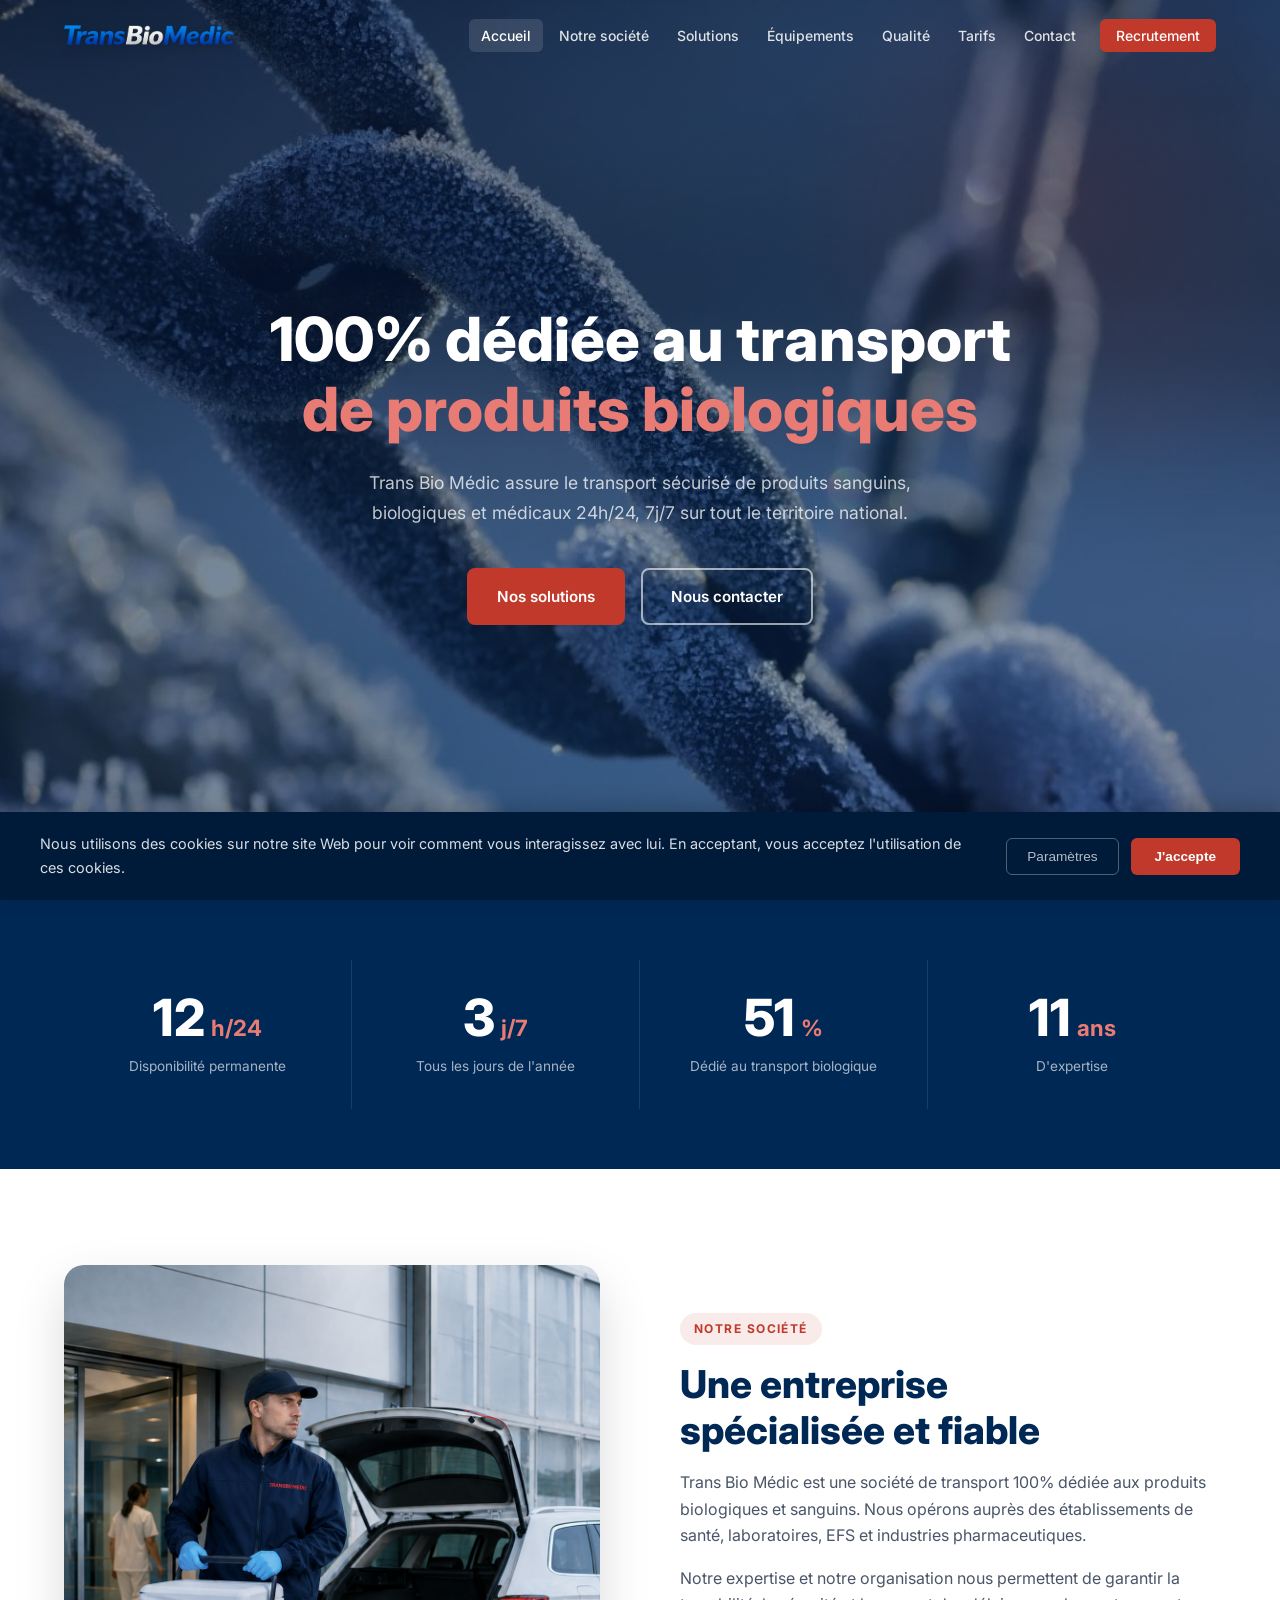
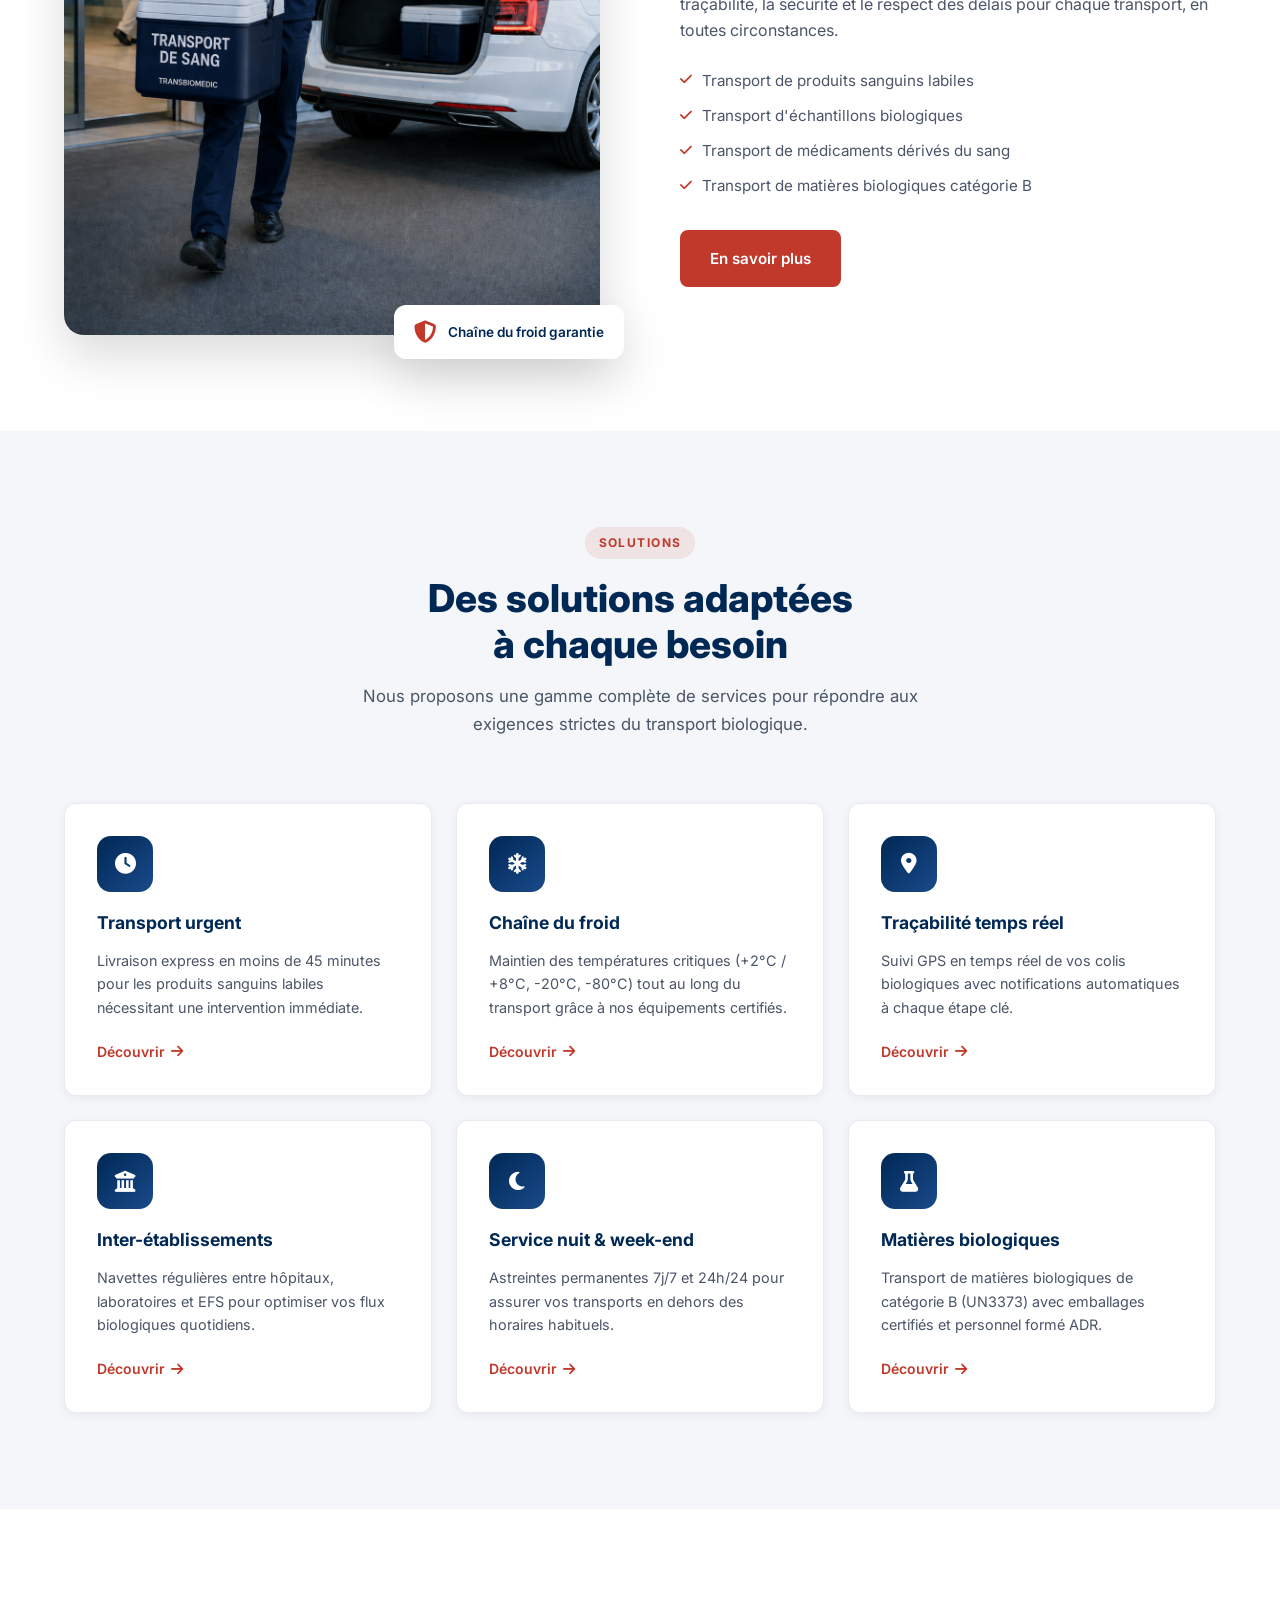
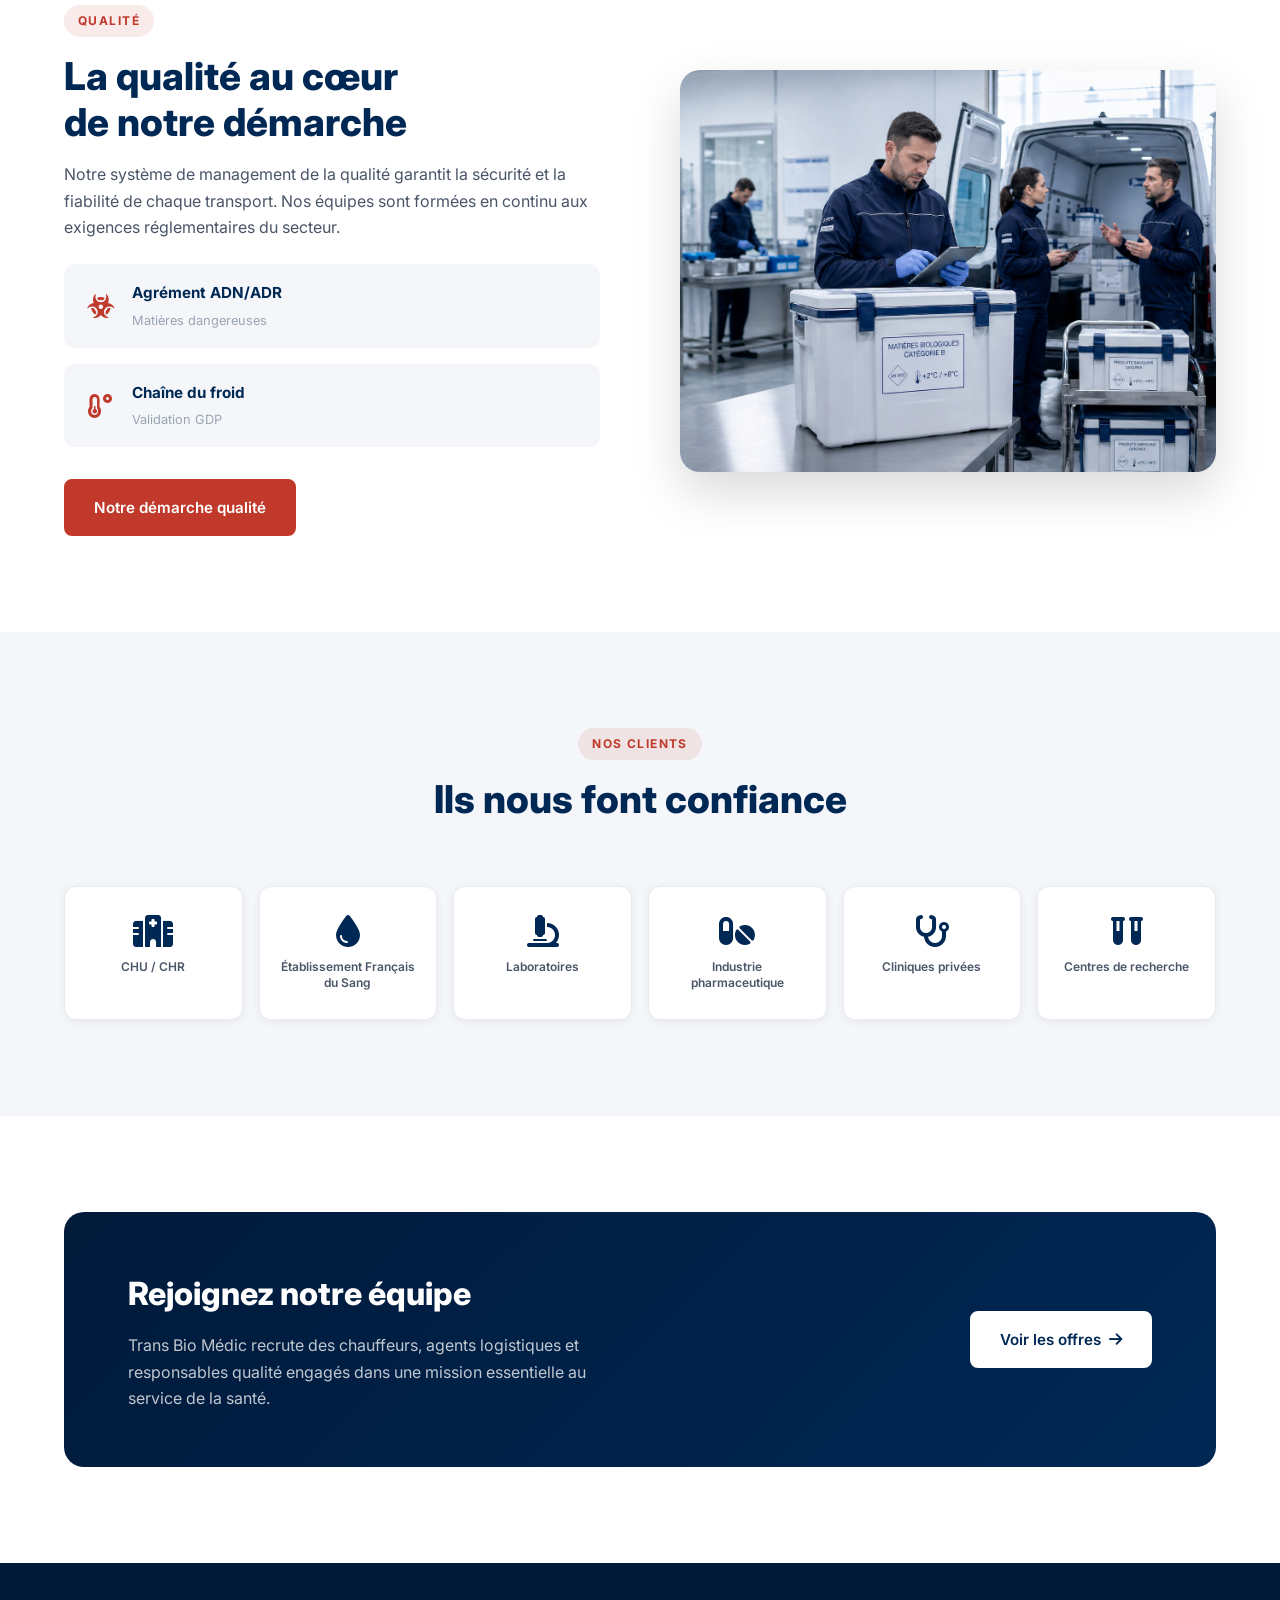
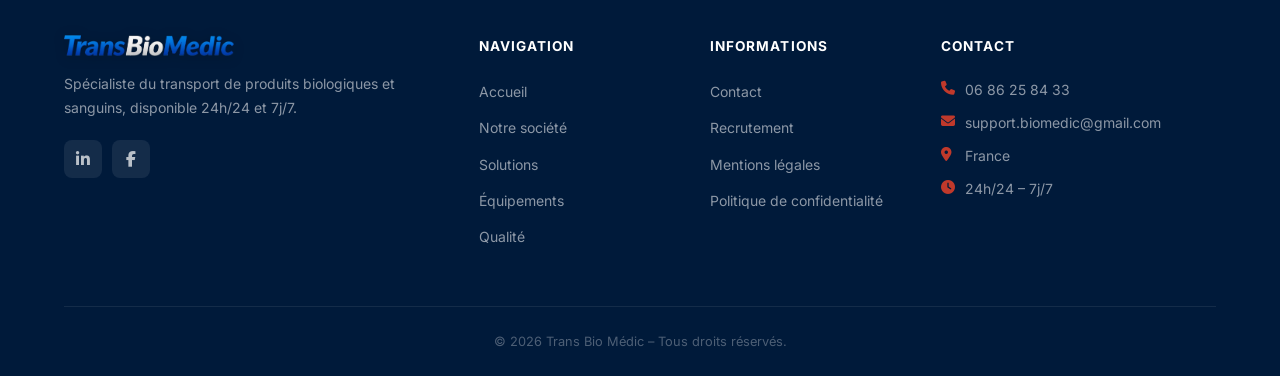
<file: index.html>
<!DOCTYPE html>
<html lang="fr">
<head>
  <meta charset="UTF-8" />
  <meta name="viewport" content="width=device-width, initial-scale=1.0" />
  <title>Trans Bio Médic – Transport de produits biologiques</title>
  <link rel="icon" type="image/x-icon" href="favicon.ico" />
  <link rel="icon" type="image/png" href="images/favicon.png" />
  <link rel="stylesheet" href="css/style.css" />
  <link rel="preconnect" href="https://fonts.googleapis.com" />
  <link rel="preconnect" href="https://fonts.gstatic.com" crossorigin />
  <link href="https://fonts.googleapis.com/css2?family=Inter:wght@300;400;500;600;700;800&display=swap" rel="stylesheet" />
  <link rel="stylesheet" href="https://cdnjs.cloudflare.com/ajax/libs/font-awesome/6.5.0/css/all.min.css" />
</head>
<body>

  <!-- ===== COOKIE BANNER ===== -->
  <div class="cookie-banner" id="cookieBanner">
    <div class="cookie-content">
      <p>Nous utilisons des cookies sur notre site Web pour voir comment vous interagissez avec lui. En acceptant, vous acceptez l'utilisation de ces cookies.</p>
      <div class="cookie-actions">
        <button class="btn-cookie-settings" id="cookieSettings">Paramètres</button>
        <button class="btn-cookie-accept" id="cookieAccept">J'accepte</button>
      </div>
    </div>
  </div>

  <!-- ===== HEADER / NAVIGATION ===== -->
  <header class="header" id="header">
    <nav class="navbar">
      <a href="index.html" class="logo">
        <img src="images/logo-tbm.png" alt="Trans Bio Médic" class="logo-img" />
      </a>

      <ul class="nav-links" id="navLinks">
        <li><a href="index.html" class="nav-link active">Accueil</a></li>
        <li><a href="pages/notre-societe.html" class="nav-link">Notre société</a></li>
        <li><a href="pages/solutions.html" class="nav-link">Solutions</a></li>
        <li><a href="pages/equipements.html" class="nav-link">Équipements</a></li>
        <li><a href="pages/qualite.html" class="nav-link">Qualité</a></li>
        <li><a href="Grille%20tarifaire.html" class="nav-link">Tarifs</a></li>
        <li><a href="pages/contact.html" class="nav-link">Contact</a></li>
        <li><a href="pages/recrutement.html" class="nav-link nav-link--cta">Recrutement</a></li>
      </ul>

      <button class="hamburger" id="hamburger" aria-label="Menu">
        <span></span><span></span><span></span>
      </button>
    </nav>
  </header>

  <!-- ===== HERO ===== -->
  <section class="hero">
    <div class="hero-bg">
      <div class="hero-particles" id="particles"></div>
    </div>
    <div class="hero-content">
      <h1 class="hero-title">
        100% dédiée au transport<br />
        <span class="hero-title--accent">de produits biologiques</span>
      </h1>
      <p class="hero-desc">
        Trans Bio Médic assure le transport sécurisé de produits sanguins, biologiques
        et médicaux 24h/24, 7j/7 sur tout le territoire national.
      </p>
      <div class="hero-cta">
        <a href="pages/solutions.html" class="btn btn--primary">Nos solutions</a>
        <a href="pages/contact.html" class="btn btn--outline">Nous contacter</a>
      </div>
    </div>
    <div class="hero-scroll">
      <span>Découvrir</span>
      <i class="fa-solid fa-chevron-down"></i>
    </div>
  </section>

  <!-- ===== CHIFFRES CLÉS ===== -->
  <section class="stats">
    <div class="container">
      <div class="stats-grid">
        <div class="stat-card" data-count="24">
          <span class="stat-number" data-target="24">0</span>
          <span class="stat-unit">h/24</span>
          <p class="stat-label">Disponibilité permanente</p>
        </div>
        <div class="stat-card" data-count="7">
          <span class="stat-number" data-target="7">0</span>
          <span class="stat-unit">j/7</span>
          <p class="stat-label">Tous les jours de l'année</p>
        </div>
        <div class="stat-card" data-count="100">
          <span class="stat-number" data-target="100">0</span>
          <span class="stat-unit">%</span>
          <p class="stat-label">Dédié au transport biologique</p>
        </div>
        <div class="stat-card" data-count="15">
          <span class="stat-number" data-target="22">0</span>
          <span class="stat-unit">ans</span>
          <p class="stat-label">D'expertise</p>
        </div>
      </div>
    </div>
  </section>

  <!-- ===== PRÉSENTATION ===== -->
  <section class="about section">
    <div class="container">
      <div class="about-grid">
        <div class="about-visual">
          <div class="about-img-wrapper">
            <img src="images/Coursier%20avec%20logo.png" alt="Coursier Trans Bio Médic" class="about-img" />
            <div class="about-badge-float">
              <i class="fa-solid fa-shield-halved"></i>
              <span>Chaîne du froid garantie</span>
            </div>
          </div>
        </div>
        <div class="about-text">
          <div class="section-tag">Notre société</div>
          <h2 class="section-title">Une entreprise<br />spécialisée et fiable</h2>
          <p>
            Trans Bio Médic est une société de transport 100% dédiée aux produits biologiques
            et sanguins. Nous opérons auprès des établissements de santé, laboratoires,
            EFS et industries pharmaceutiques.
          </p>
          <p>
            Notre expertise et notre organisation nous permettent de garantir la traçabilité,
            la sécurité et le respect des délais pour chaque transport, en toutes circonstances.
          </p>
          <ul class="about-list">
            <li><i class="fa-solid fa-check"></i> Transport de produits sanguins labiles</li>
            <li><i class="fa-solid fa-check"></i> Transport d'échantillons biologiques</li>
            <li><i class="fa-solid fa-check"></i> Transport de médicaments dérivés du sang</li>
            <li><i class="fa-solid fa-check"></i> Transport de matières biologiques catégorie B</li>
          </ul>
          <a href="pages/notre-societe.html" class="btn btn--primary">En savoir plus</a>
        </div>
      </div>
    </div>
  </section>

  <!-- ===== SOLUTIONS ===== -->
  <section class="solutions section section--gray">
    <div class="container">
      <div class="section-header">
        <div class="section-tag">Solutions</div>
        <h2 class="section-title">Des solutions adaptées<br />à chaque besoin</h2>
        <p class="section-desc">
          Nous proposons une gamme complète de services pour répondre aux exigences
          strictes du transport biologique.
        </p>
      </div>
      <div class="solutions-grid">
        <div class="solution-card">
          <div class="solution-icon">
            <i class="fa-solid fa-clock"></i>
          </div>
          <h3>Transport urgent</h3>
          <p>Livraison express en moins de 45 minutes pour les produits sanguins labiles nécessitant une intervention immédiate.</p>
          <a href="pages/solutions.html" class="card-link">Découvrir <i class="fa-solid fa-arrow-right"></i></a>
        </div>
        <div class="solution-card">
          <div class="solution-icon">
            <i class="fa-solid fa-snowflake"></i>
          </div>
          <h3>Chaîne du froid</h3>
          <p>Maintien des températures critiques (+2°C / +8°C, -20°C, -80°C) tout au long du transport grâce à nos équipements certifiés.</p>
          <a href="pages/solutions.html" class="card-link">Découvrir <i class="fa-solid fa-arrow-right"></i></a>
        </div>
        <div class="solution-card">
          <div class="solution-icon">
            <i class="fa-solid fa-location-dot"></i>
          </div>
          <h3>Traçabilité temps réel</h3>
          <p>Suivi GPS en temps réel de vos colis biologiques avec notifications automatiques à chaque étape clé.</p>
          <a href="pages/solutions.html" class="card-link">Découvrir <i class="fa-solid fa-arrow-right"></i></a>
        </div>
        <div class="solution-card">
          <div class="solution-icon">
            <i class="fa-solid fa-building-columns"></i>
          </div>
          <h3>Inter-établissements</h3>
          <p>Navettes régulières entre hôpitaux, laboratoires et EFS pour optimiser vos flux biologiques quotidiens.</p>
          <a href="pages/solutions.html" class="card-link">Découvrir <i class="fa-solid fa-arrow-right"></i></a>
        </div>
        <div class="solution-card">
          <div class="solution-icon">
            <i class="fa-solid fa-moon"></i>
          </div>
          <h3>Service nuit & week-end</h3>
          <p>Astreintes permanentes 7j/7 et 24h/24 pour assurer vos transports en dehors des horaires habituels.</p>
          <a href="pages/solutions.html" class="card-link">Découvrir <i class="fa-solid fa-arrow-right"></i></a>
        </div>
        <div class="solution-card">
          <div class="solution-icon">
            <i class="fa-solid fa-flask"></i>
          </div>
          <h3>Matières biologiques</h3>
          <p>Transport de matières biologiques de catégorie B (UN3373) avec emballages certifiés et personnel formé ADR.</p>
          <a href="pages/solutions.html" class="card-link">Découvrir <i class="fa-solid fa-arrow-right"></i></a>
        </div>
      </div>
    </div>
  </section>

  <!-- ===== QUALITÉ ===== -->
  <section class="quality section">
    <div class="container">
      <div class="quality-grid">
        <div class="quality-text">
          <div class="section-tag">Qualité</div>
          <h2 class="section-title">La qualité au cœur<br />de notre démarche</h2>
          <p>
            Notre système de management de la qualité garantit la sécurité et la fiabilité
            de chaque transport. Nos équipes sont formées en continu aux exigences
            réglementaires du secteur.
          </p>
          <div class="quality-certifs">
            <div class="certif-badge">
              <i class="fa-solid fa-biohazard"></i>
              <div>
                <strong>Agrément ADN/ADR</strong>
                <span>Matières dangereuses</span>
              </div>
            </div>
            <div class="certif-badge">
              <i class="fa-solid fa-temperature-low"></i>
              <div>
                <strong>Chaîne du froid</strong>
                <span>Validation GDP</span>
              </div>
            </div>
          </div>
          <a href="pages/qualite.html" class="btn btn--primary">Notre démarche qualité</a>
        </div>
        <div class="quality-visual">
          <img src="images/Qualit%C3%A9.png" alt="Qualité Trans Bio Médic" class="quality-img" />
        </div>
      </div>
    </div>
  </section>

  <!-- ===== CLIENTS / PARTENAIRES ===== -->
  <section class="partners section section--gray">
    <div class="container">
      <div class="section-header">
        <div class="section-tag">Nos clients</div>
        <h2 class="section-title">Ils nous font confiance</h2>
      </div>
      <div class="partners-grid">
        <div class="partner-item"><i class="fa-solid fa-hospital"></i><span>CHU / CHR</span></div>
        <div class="partner-item"><i class="fa-solid fa-droplet"></i><span>Établissement Français du Sang</span></div>
        <div class="partner-item"><i class="fa-solid fa-microscope"></i><span>Laboratoires</span></div>
        <div class="partner-item"><i class="fa-solid fa-pills"></i><span>Industrie pharmaceutique</span></div>
        <div class="partner-item"><i class="fa-solid fa-stethoscope"></i><span>Cliniques privées</span></div>
        <div class="partner-item"><i class="fa-solid fa-vials"></i><span>Centres de recherche</span></div>
      </div>
    </div>
  </section>

  <!-- ===== RECRUTEMENT APERÇU ===== -->
  <section class="recruitment-cta section">
    <div class="container">
      <div class="recruitment-card">
        <div class="recruitment-text">
          <h2>Rejoignez notre équipe</h2>
          <p>Trans Bio Médic recrute des chauffeurs, agents logistiques et responsables qualité engagés dans une mission essentielle au service de la santé.</p>
        </div>
        <a href="pages/recrutement.html" class="btn btn--white">Voir les offres <i class="fa-solid fa-arrow-right"></i></a>
      </div>
    </div>
  </section>

  <!-- ===== FOOTER ===== -->
  <footer class="footer">
    <div class="container">
      <div class="footer-grid">
        <div class="footer-brand">
          <a href="index.html" class="logo">
            <img src="images/logo-tbm.png" alt="Trans Bio Médic" class="logo-img" />
          </a>
          <p>Spécialiste du transport de produits biologiques et sanguins, disponible 24h/24 et 7j/7.</p>
          <div class="footer-social">
            <a href="#" aria-label="LinkedIn"><i class="fa-brands fa-linkedin-in"></i></a>
            <a href="#" aria-label="Facebook"><i class="fa-brands fa-facebook-f"></i></a>
          </div>
        </div>
        <div class="footer-col">
          <h4>Navigation</h4>
          <ul>
            <li><a href="index.html">Accueil</a></li>
            <li><a href="pages/notre-societe.html">Notre société</a></li>
            <li><a href="pages/solutions.html">Solutions</a></li>
            <li><a href="pages/equipements.html">Équipements</a></li>
            <li><a href="pages/qualite.html">Qualité</a></li>
          </ul>
        </div>
        <div class="footer-col">
          <h4>Informations</h4>
          <ul>
            <li><a href="pages/contact.html">Contact</a></li>
            <li><a href="pages/recrutement.html">Recrutement</a></li>
            <li><a href="#">Mentions légales</a></li>
            <li><a href="#">Politique de confidentialité</a></li>
          </ul>
        </div>
        <div class="footer-col">
          <h4>Contact</h4>
          <ul class="footer-contact">
            <li><i class="fa-solid fa-phone"></i><a href="tel:+33686258433">06 86 25 84 33</a></li>
            <li><i class="fa-solid fa-envelope"></i><a href="mailto:support.biomedic@gmail.com">support.biomedic@gmail.com</a></li>
            <li><i class="fa-solid fa-location-dot"></i><span>France</span></li>
            <li><i class="fa-solid fa-clock"></i><span>24h/24 – 7j/7</span></li>
          </ul>
        </div>
      </div>
      <div class="footer-bottom">
        <p>&copy; 2026 Trans Bio Médic – Tous droits réservés.</p>
      </div>
    </div>
  </footer>

  <script src="js/main.js"></script>
</body>
</html>
</file>
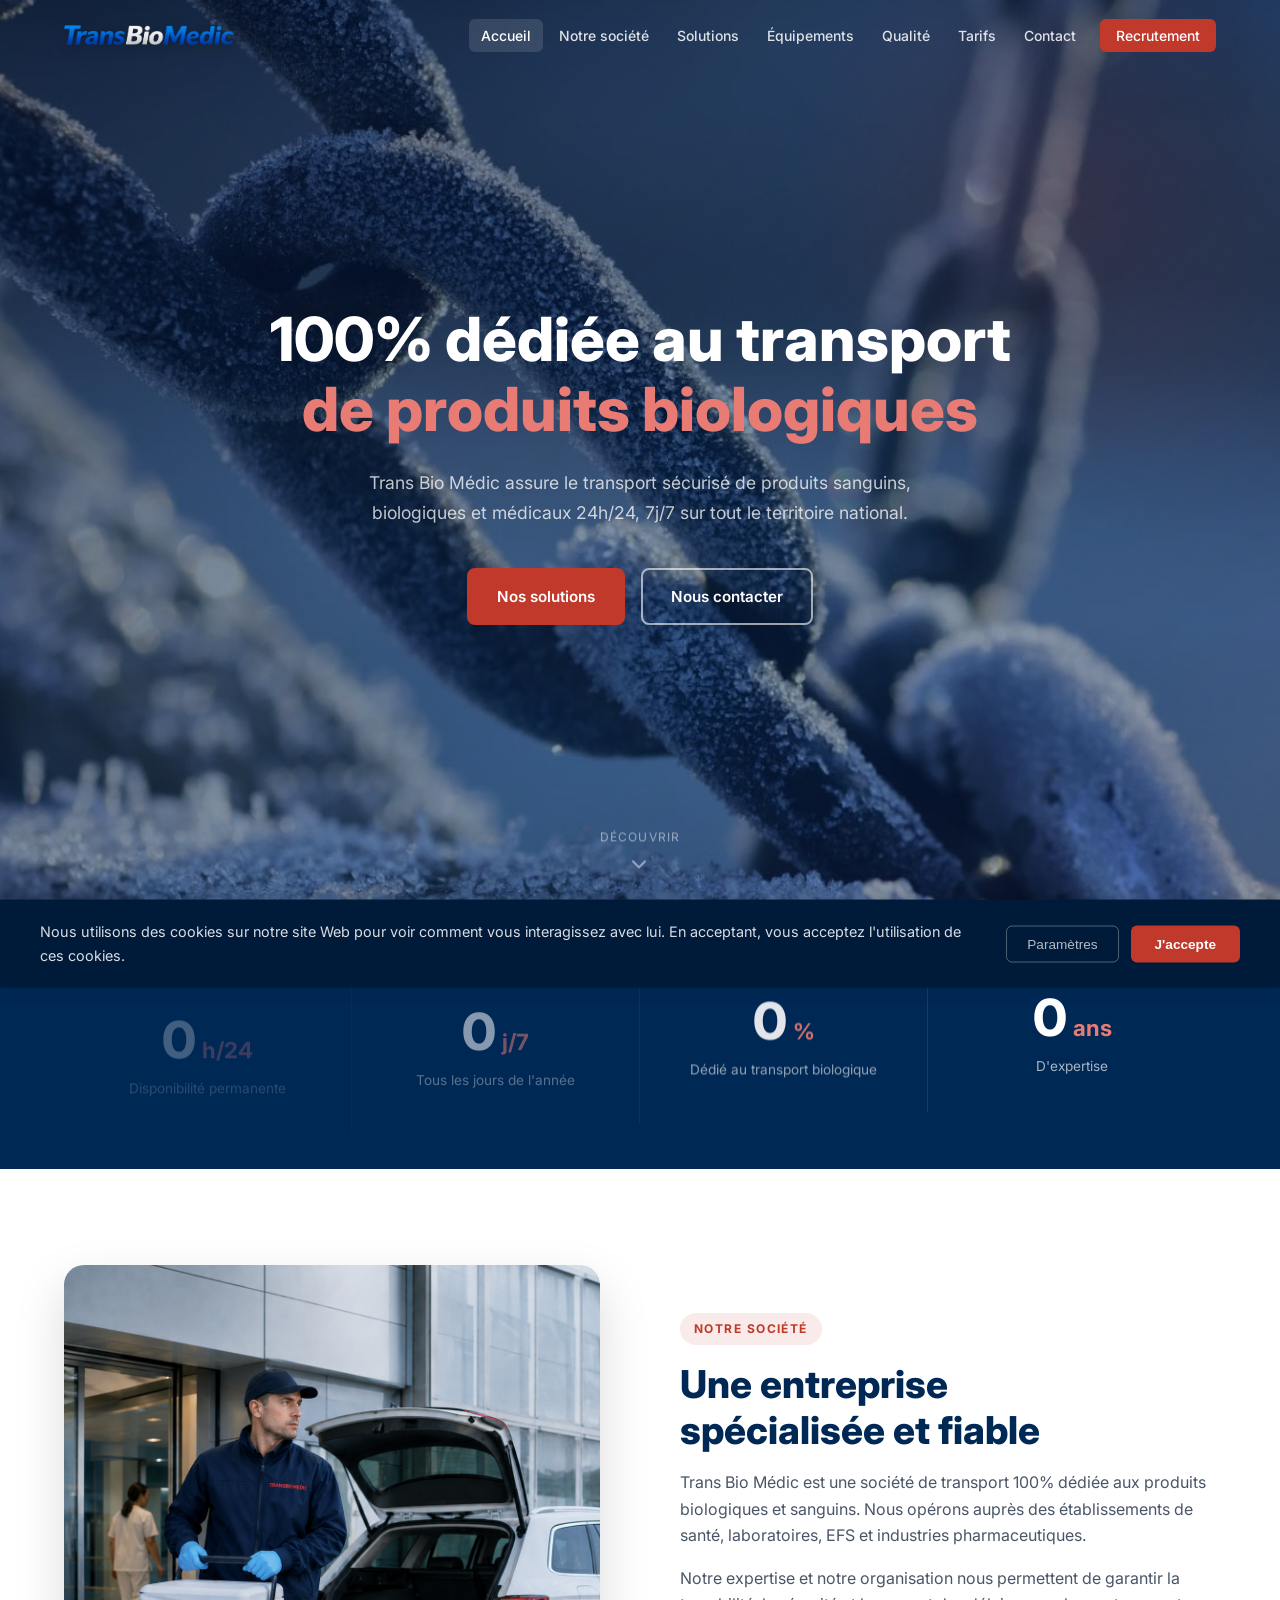
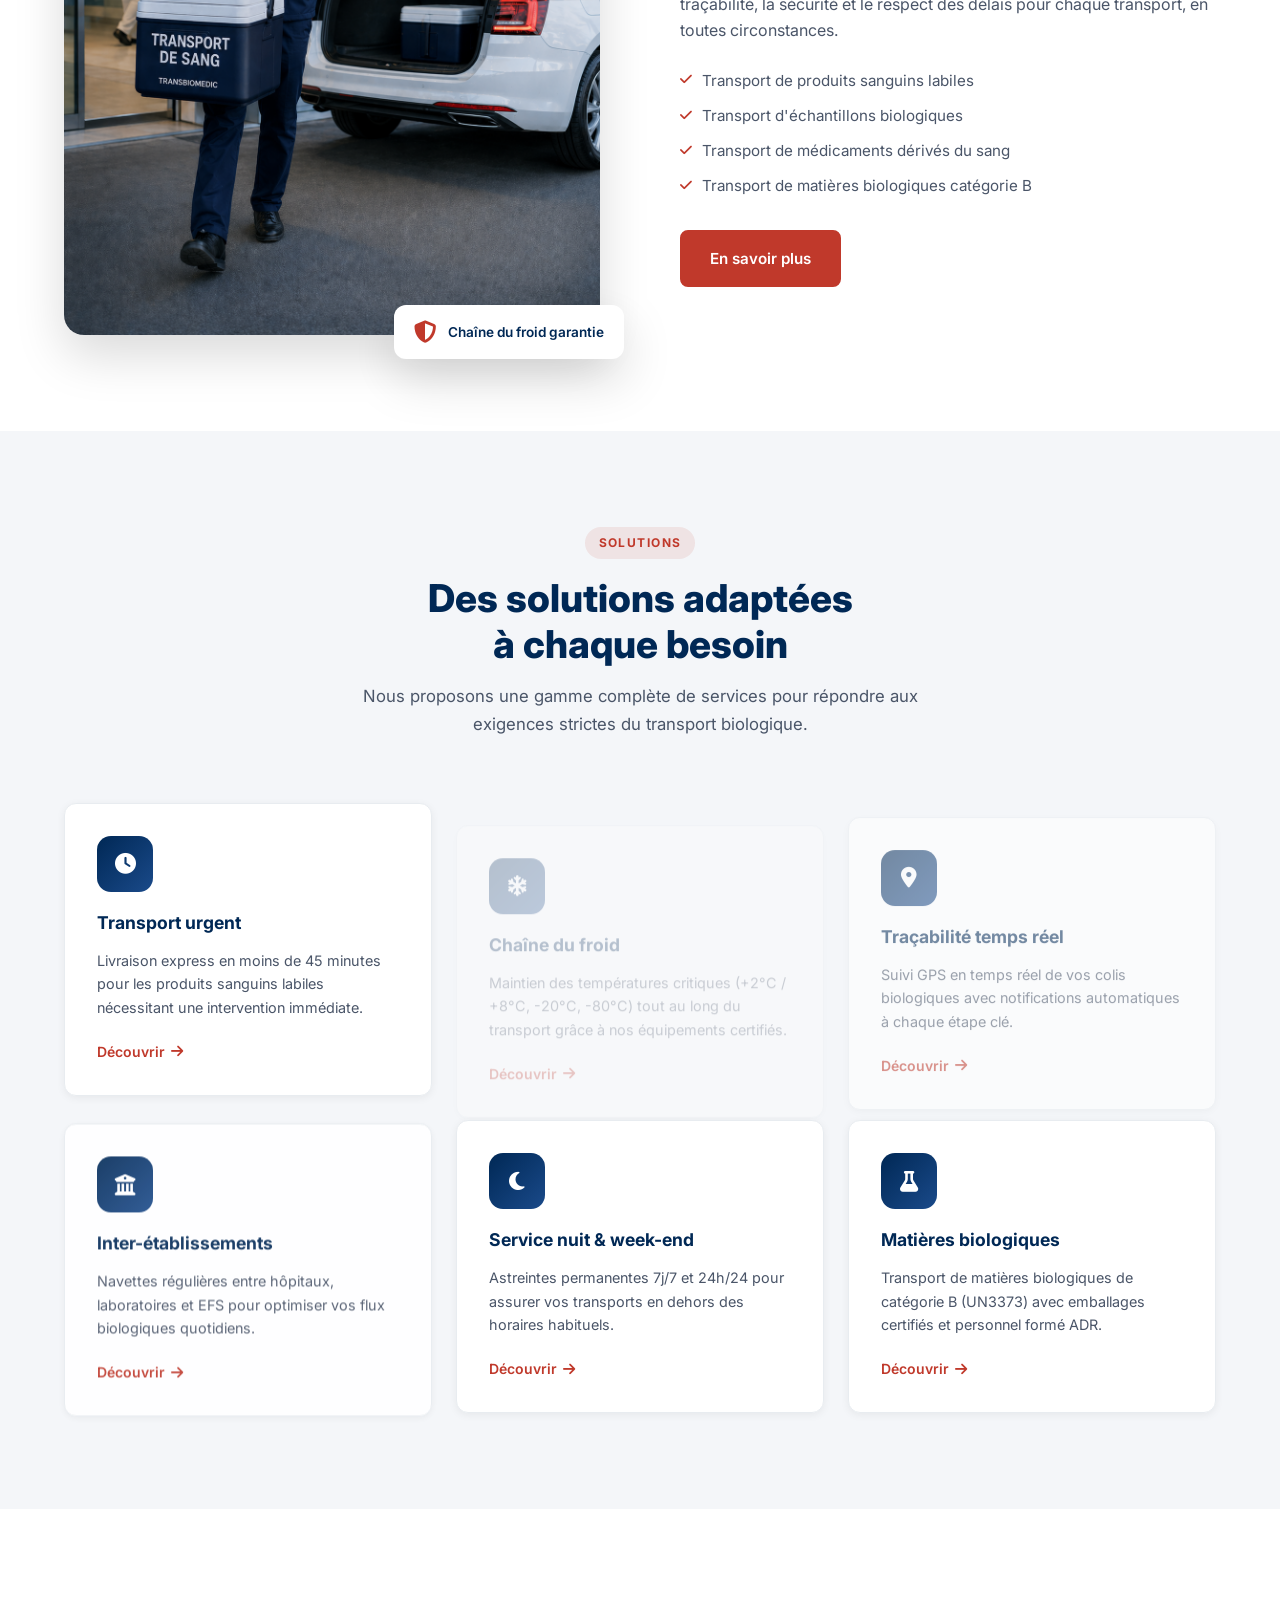
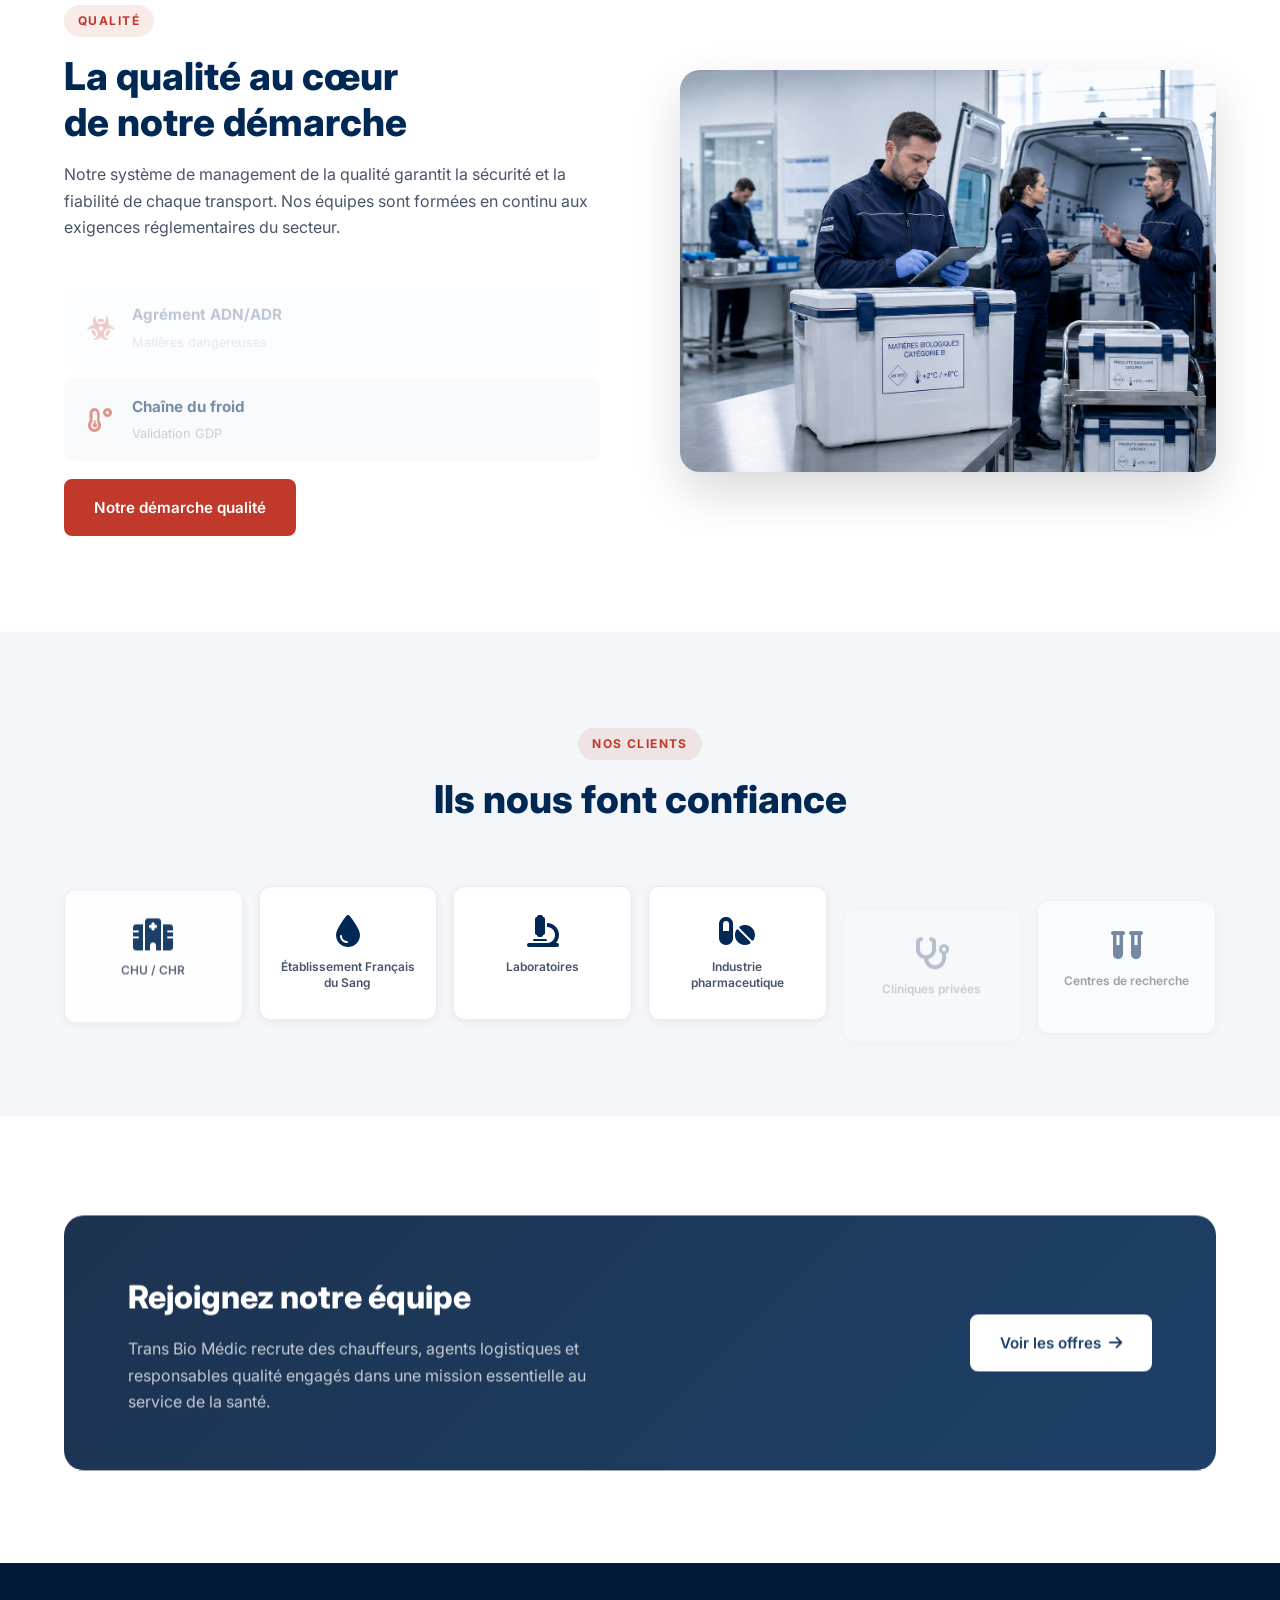
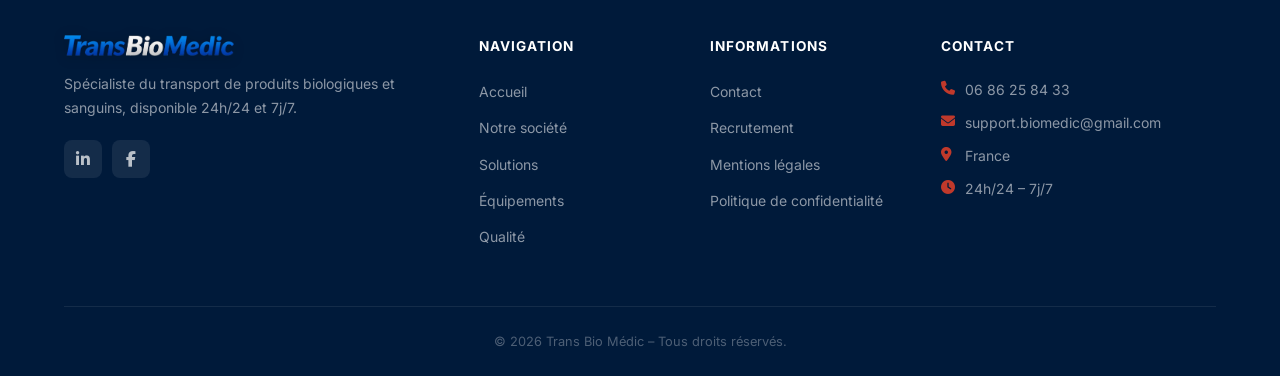
<file: accueil/index.html>
<!DOCTYPE html>
<html lang="fr">
<head>
  <meta charset="UTF-8" />
  <meta name="viewport" content="width=device-width, initial-scale=1.0" />
  <title>Accueil – Trans Bio Médic</title>
  <meta http-equiv="refresh" content="0; url=../index.html" />
  <link rel="canonical" href="../index.html" />
  <link rel="icon" type="image/x-icon" href="../favicon.ico" />
  <link rel="icon" type="image/png" href="../images/favicon.png" />
  <style>
    body { font-family: system-ui, -apple-system, Segoe UI, Roboto, sans-serif; padding: 24px; }
    a { color: #c0392b; }
  </style>
</head>
<body>
  <p>Redirection vers l’accueil. Si rien ne se passe, cliquez ici : <a href="../index.html">Accueil</a>.</p>
</body>
</html>
</file>
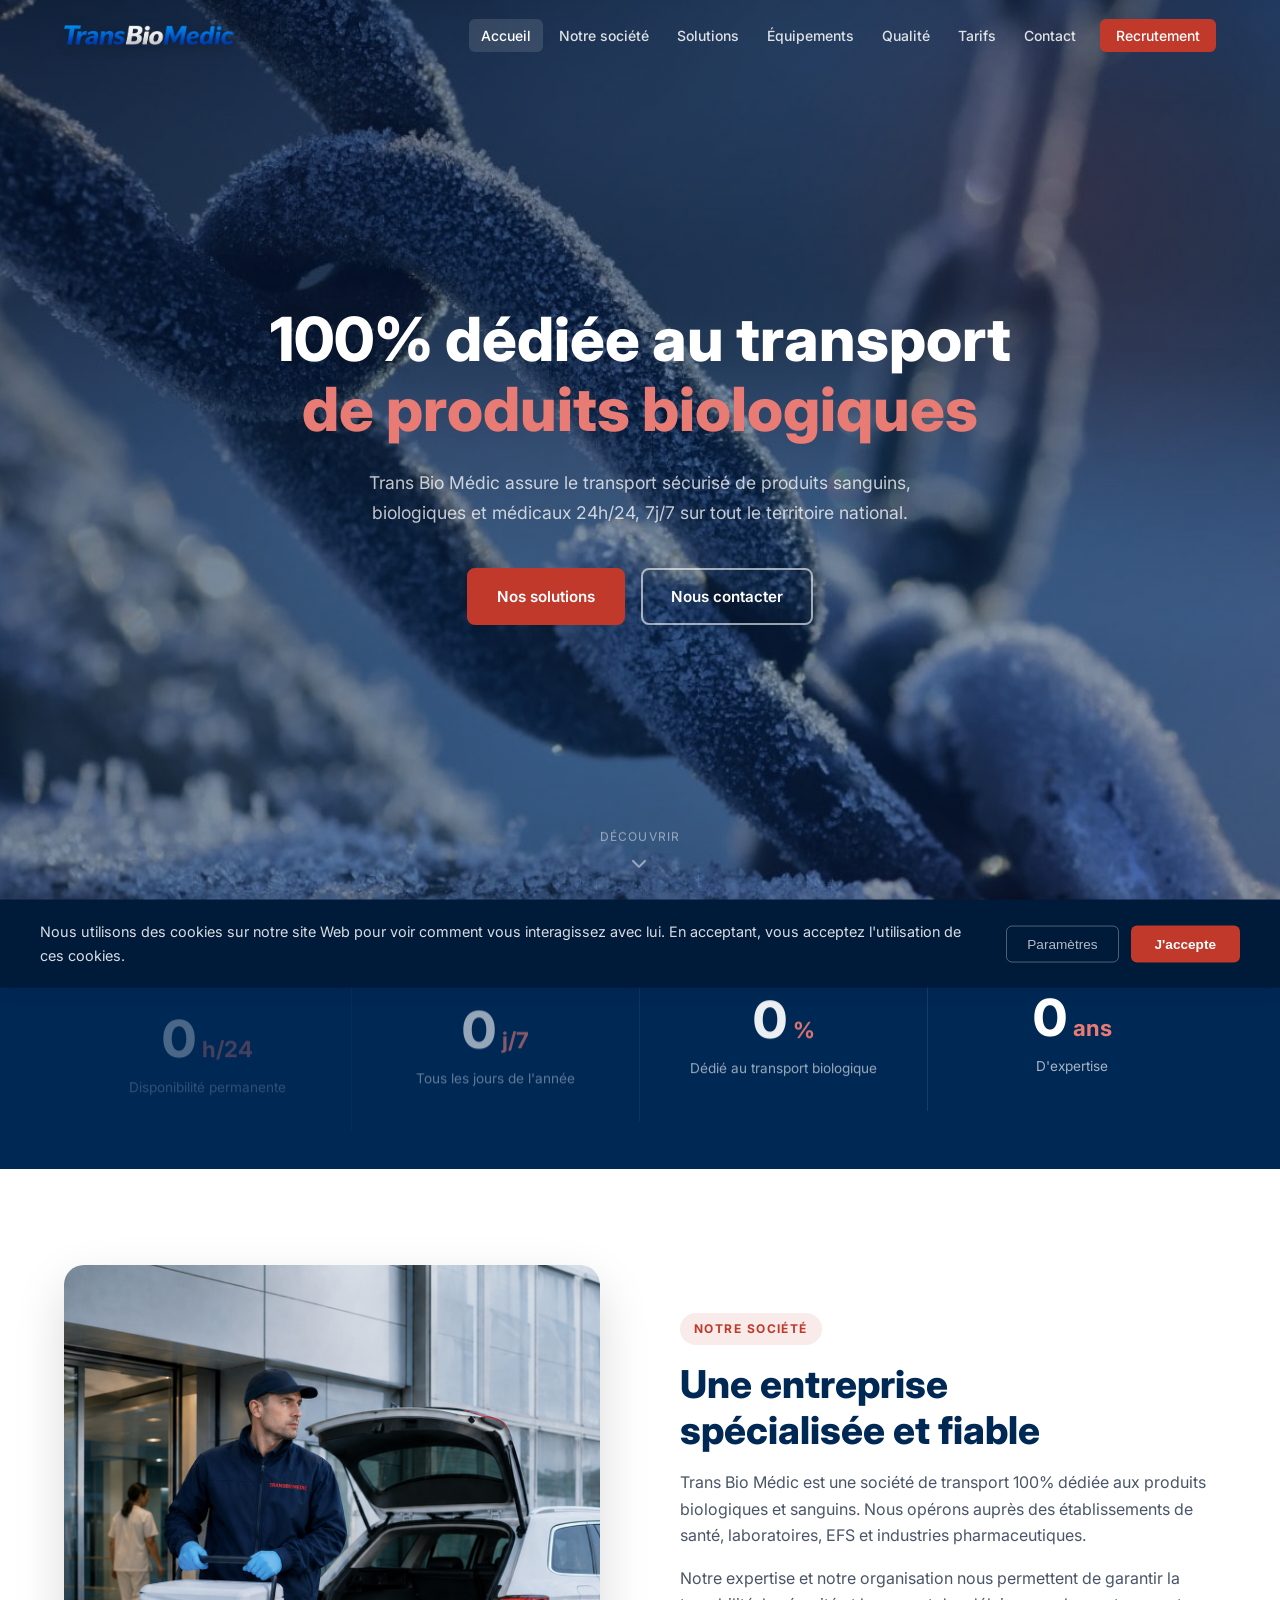
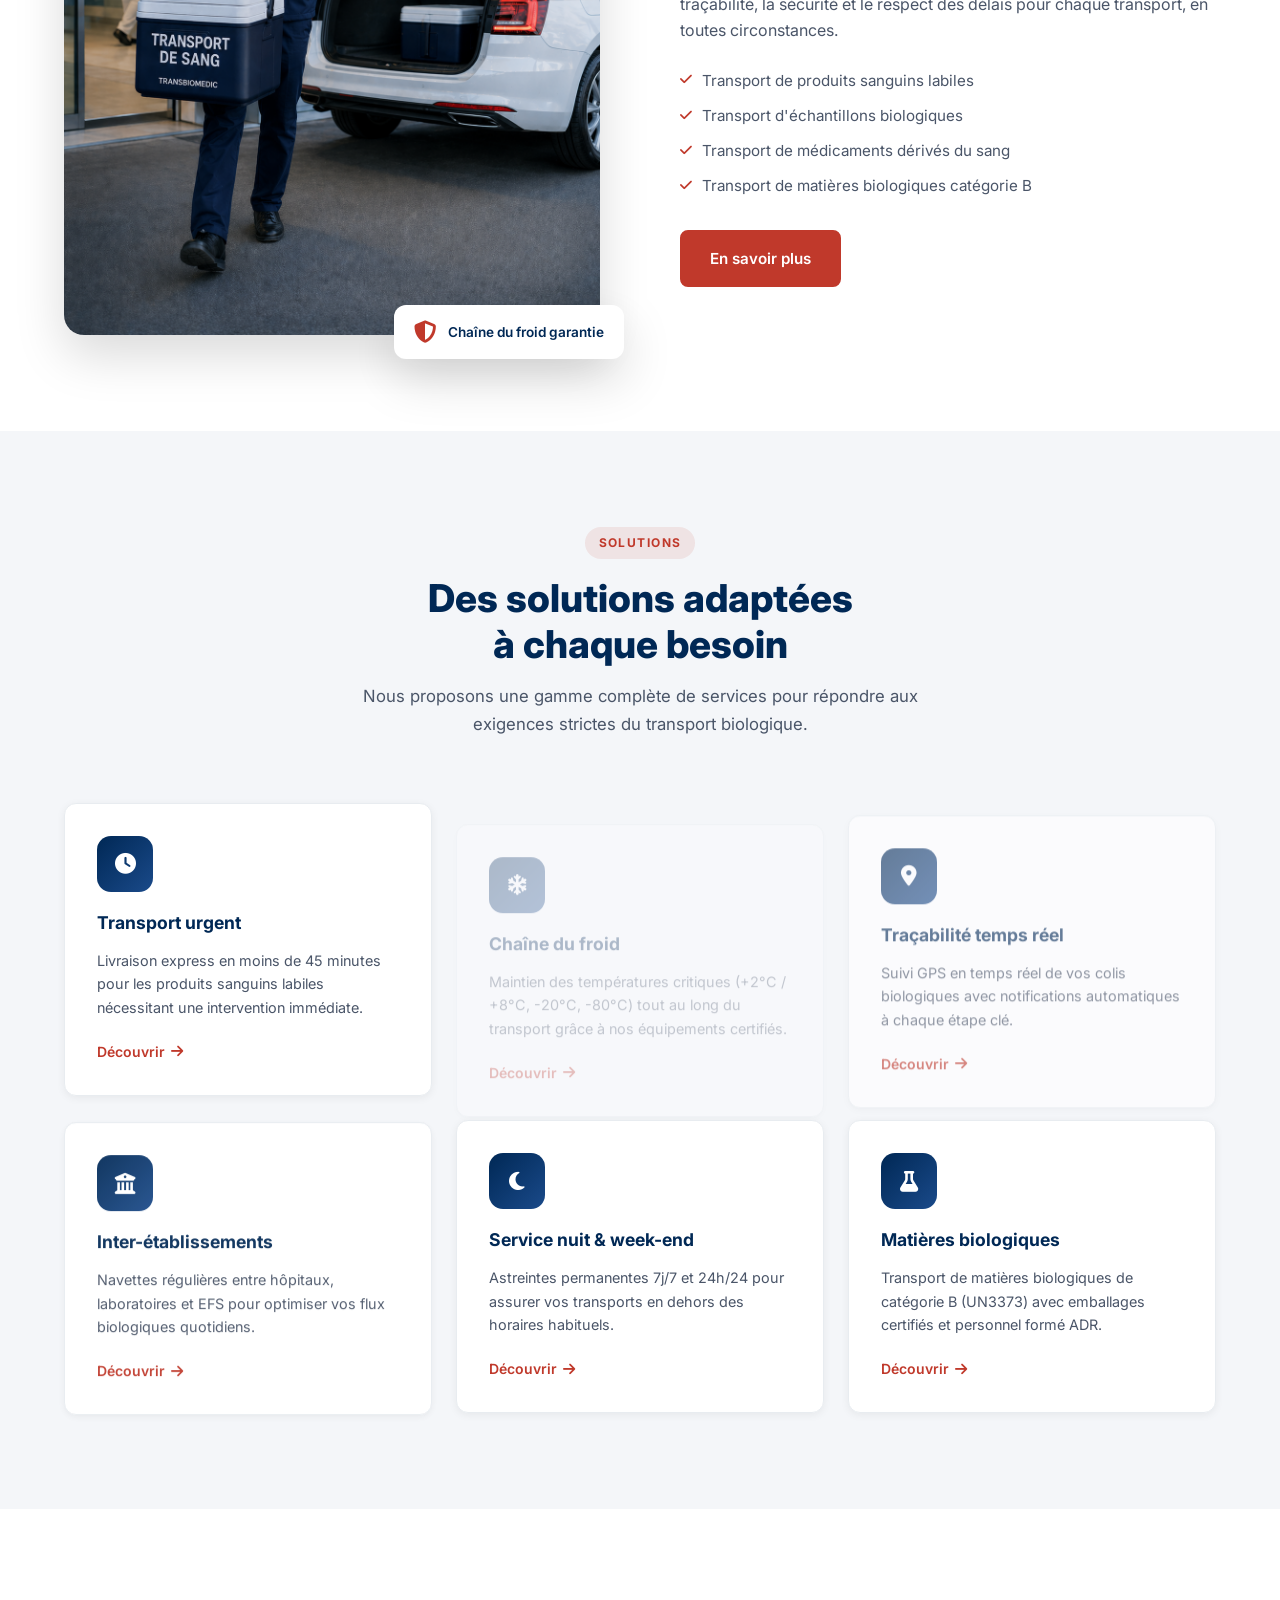
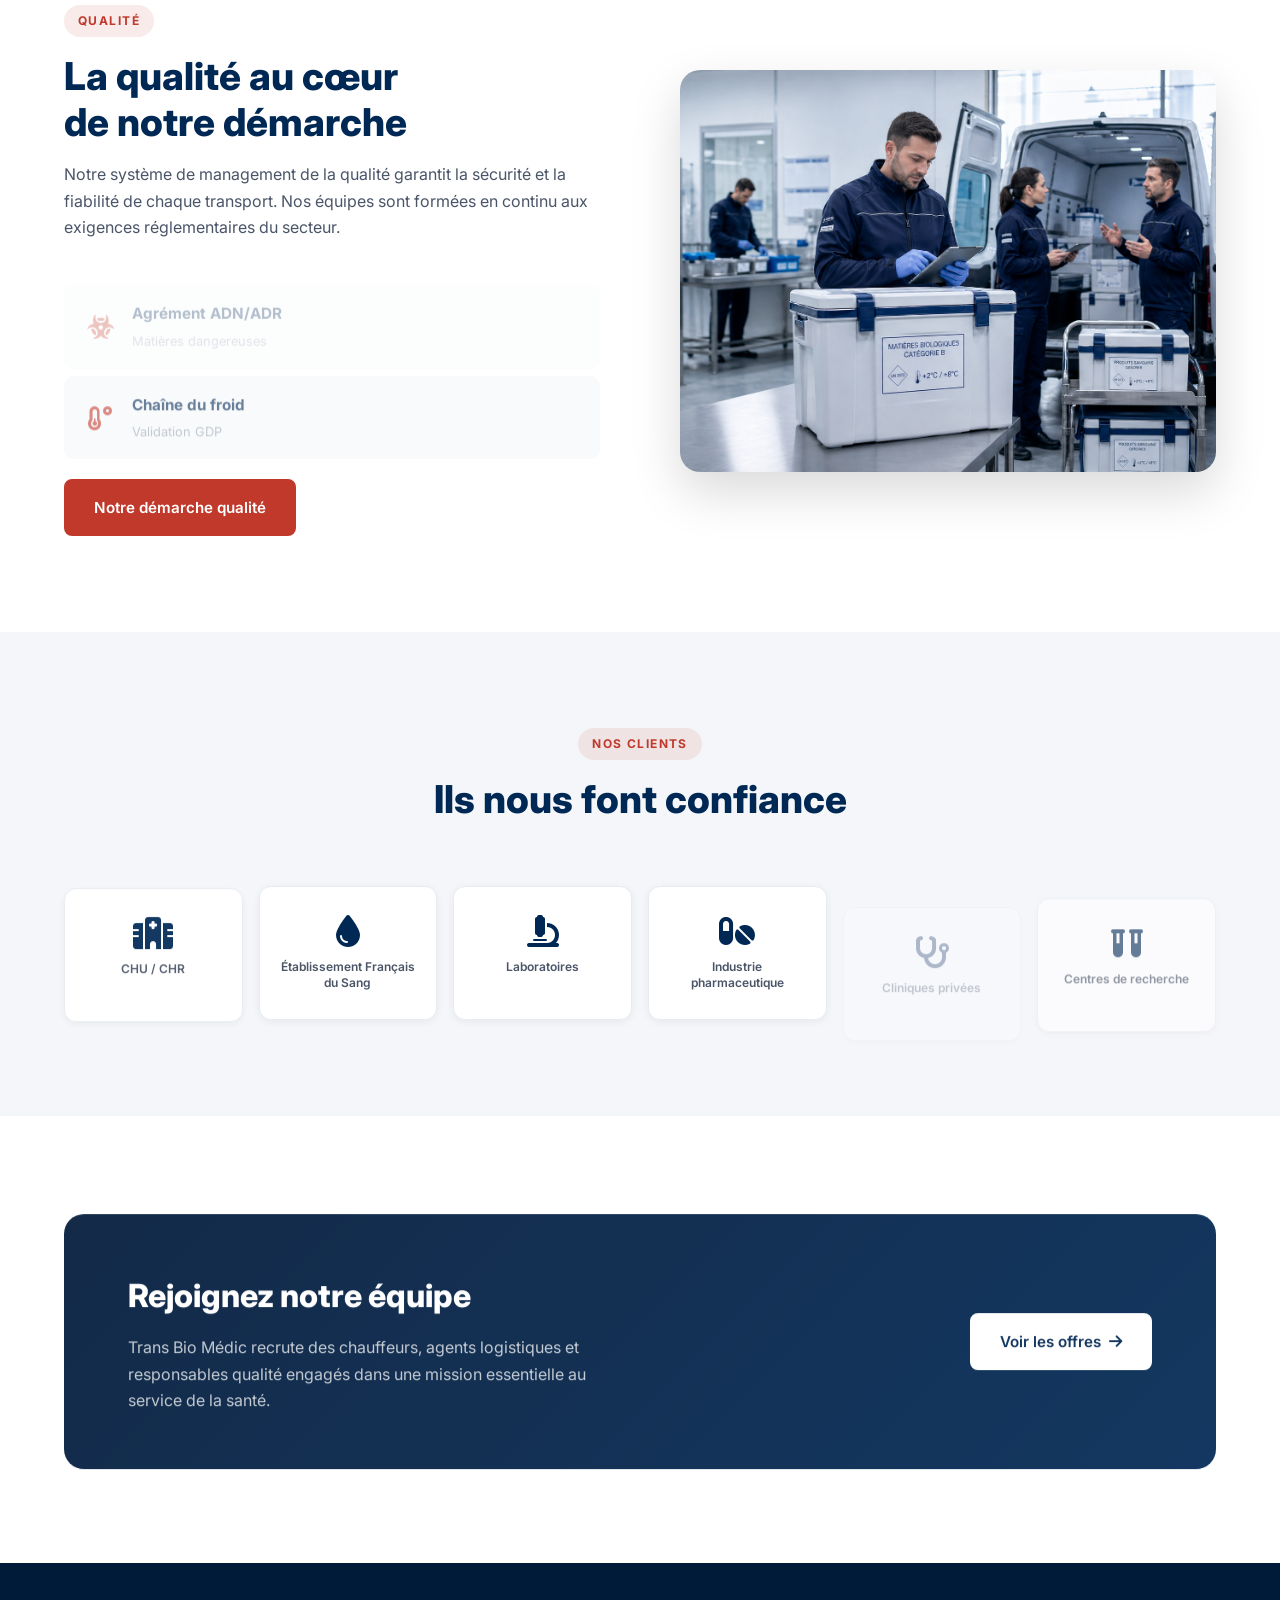
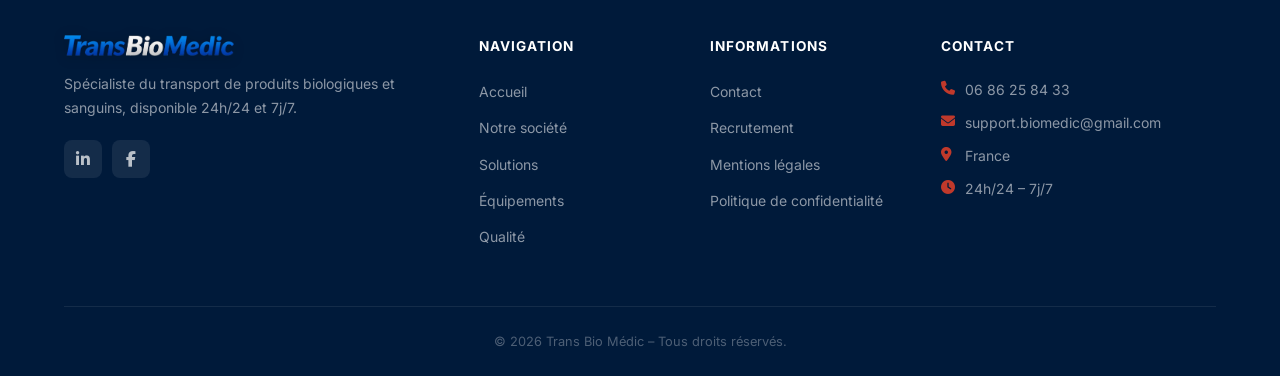
<file: Accueil.html>
<!DOCTYPE html>
<html lang="fr">
<head>
  <meta charset="UTF-8" />
  <meta name="viewport" content="width=device-width, initial-scale=1.0" />
  <title>Accueil – Trans Bio Médic</title>
  <meta http-equiv="refresh" content="0; url=index.html" />
  <link rel="canonical" href="index.html" />
  <link rel="icon" type="image/x-icon" href="favicon.ico" />
  <link rel="icon" type="image/png" href="images/favicon.png" />
  <style>
    body { font-family: system-ui, -apple-system, Segoe UI, Roboto, sans-serif; padding: 24px; }
    a { color: #c0392b; }
  </style>
</head>
<body>
  <p>Redirection vers l’accueil. Si rien ne se passe, cliquez ici : <a href="index.html">Accueil</a>.</p>
</body>
</html>
</file>
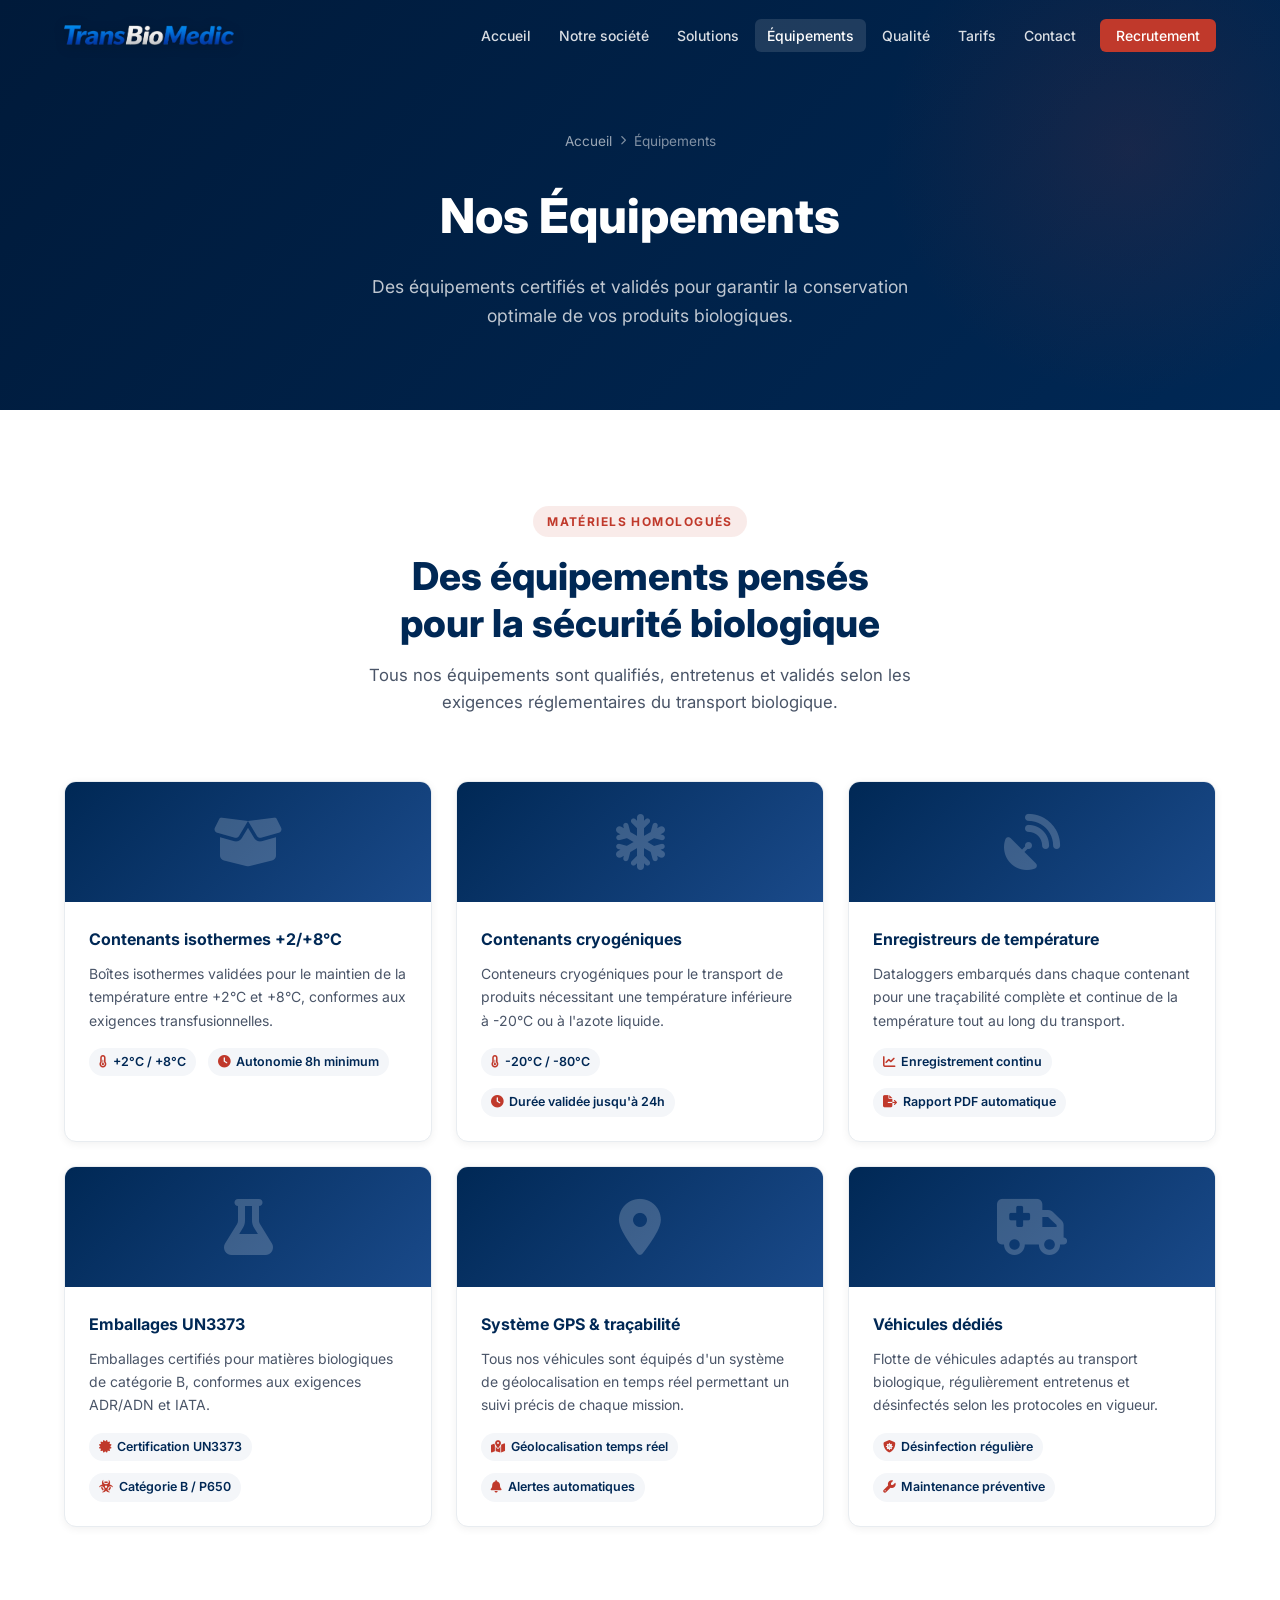
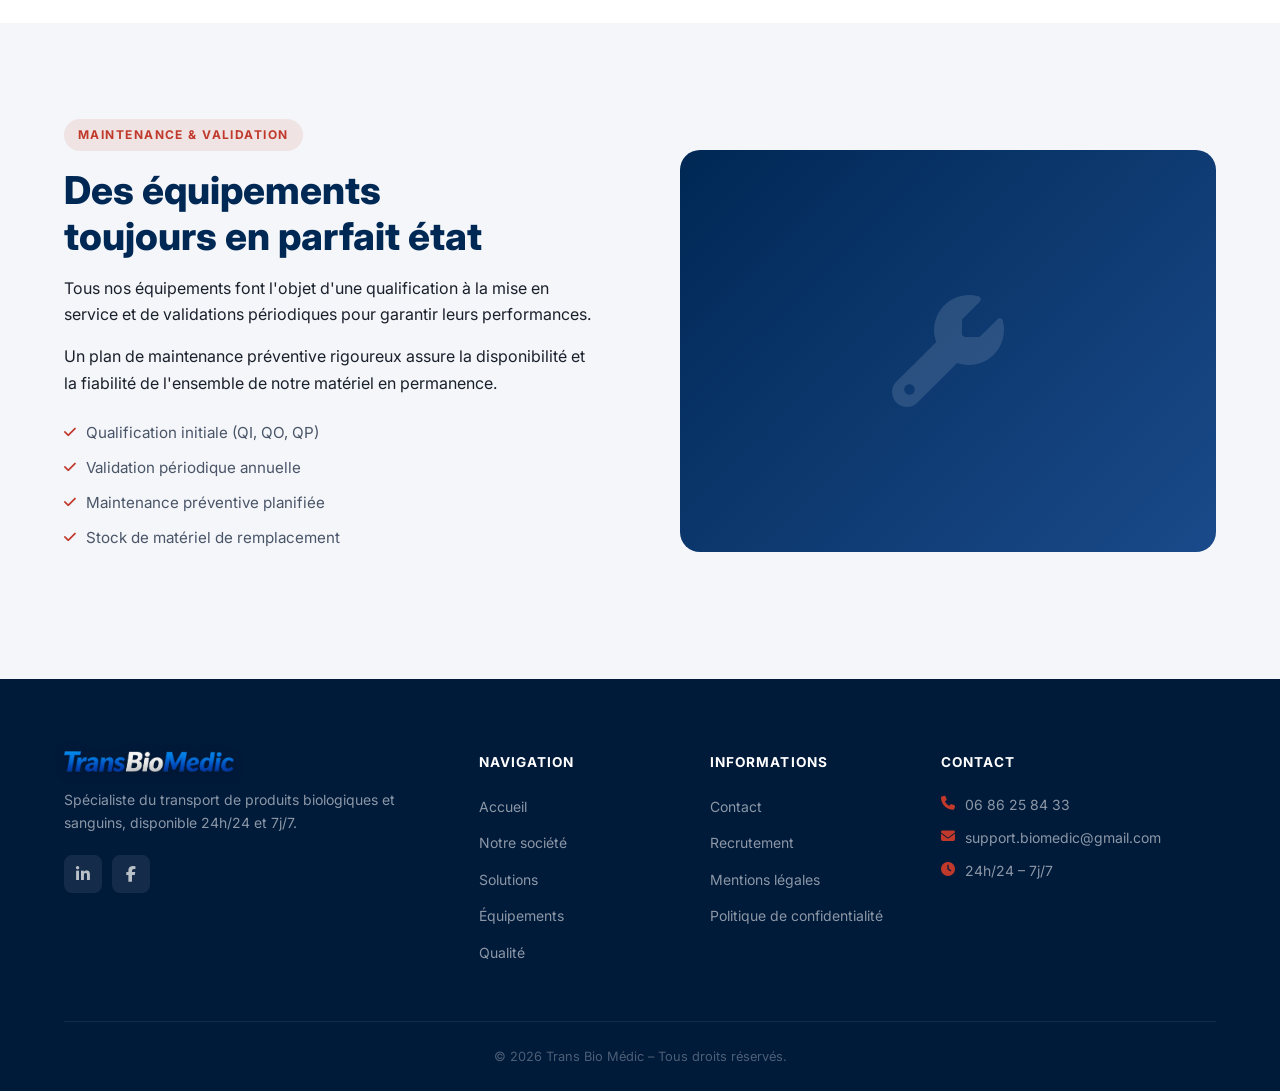
<file: pages/equipements.html>
<!DOCTYPE html>
<html lang="fr">
<head>
  <meta charset="UTF-8" />
  <meta name="viewport" content="width=device-width, initial-scale=1.0" />
  <title>Équipements – Trans Bio Médic</title>
  <link rel="icon" type="image/x-icon" href="../favicon.ico" />
  <link rel="icon" type="image/png" href="../images/favicon.png" />
  <link rel="stylesheet" href="../css/style.css" />
  <link rel="stylesheet" href="../css/pages.css" />
  <link href="https://fonts.googleapis.com/css2?family=Inter:wght@300;400;500;600;700;800&display=swap" rel="stylesheet" />
  <link rel="stylesheet" href="https://cdnjs.cloudflare.com/ajax/libs/font-awesome/6.5.0/css/all.min.css" />
</head>
<body>

  <header class="header scrolled" id="header">
    <nav class="navbar">
      <a href="../index.html" class="logo">
        <img src="../images/logo-tbm.png" alt="Trans Bio Médic" class="logo-img" />
      </a>
      <ul class="nav-links" id="navLinks">
        <li><a href="../index.html" class="nav-link">Accueil</a></li>
        <li><a href="notre-societe.html" class="nav-link">Notre société</a></li>
        <li><a href="solutions.html" class="nav-link">Solutions</a></li>
        <li><a href="equipements.html" class="nav-link active">Équipements</a></li>
        <li><a href="qualite.html" class="nav-link">Qualité</a></li>
        <li><a href="../Grille%20tarifaire.html" class="nav-link">Tarifs</a></li>
        <li><a href="contact.html" class="nav-link">Contact</a></li>
        <li><a href="recrutement.html" class="nav-link nav-link--cta">Recrutement</a></li>
      </ul>
      <button class="hamburger" id="hamburger" aria-label="Menu">
        <span></span><span></span><span></span>
      </button>
    </nav>
  </header>

  <section class="page-hero">
    <div class="page-hero-content">
      <div class="breadcrumb">
        <a href="../index.html">Accueil</a>
        <i class="fa-solid fa-chevron-right"></i>
        <span>Équipements</span>
      </div>
      <h1>Nos Équipements</h1>
      <p>Des équipements certifiés et validés pour garantir la conservation optimale de vos produits biologiques.</p>
    </div>
  </section>

  <!-- ÉQUIPEMENTS -->
  <section class="section">
    <div class="container">
      <div class="section-header">
        <div class="section-tag">Matériels homologués</div>
        <h2 class="section-title">Des équipements pensés<br />pour la sécurité biologique</h2>
        <p class="section-desc">Tous nos équipements sont qualifiés, entretenus et validés selon les exigences réglementaires du transport biologique.</p>
      </div>

      <div class="equip-grid">
        <div class="equip-card">
          <div class="equip-visual"><i class="fa-solid fa-box-open"></i></div>
          <div class="equip-info">
            <h3>Contenants isothermes +2/+8°C</h3>
            <p>Boîtes isothermes validées pour le maintien de la température entre +2°C et +8°C, conformes aux exigences transfusionnelles.</p>
            <div class="equip-specs">
              <span><i class="fa-solid fa-thermometer-half"></i> +2°C / +8°C</span>
              <span><i class="fa-solid fa-clock"></i> Autonomie 8h minimum</span>
            </div>
          </div>
        </div>

        <div class="equip-card">
          <div class="equip-visual"><i class="fa-solid fa-snowflake"></i></div>
          <div class="equip-info">
            <h3>Contenants cryogéniques</h3>
            <p>Conteneurs cryogéniques pour le transport de produits nécessitant une température inférieure à -20°C ou à l'azote liquide.</p>
            <div class="equip-specs">
              <span><i class="fa-solid fa-thermometer-half"></i> -20°C / -80°C</span>
              <span><i class="fa-solid fa-clock"></i> Durée validée jusqu'à 24h</span>
            </div>
          </div>
        </div>

        <div class="equip-card">
          <div class="equip-visual"><i class="fa-solid fa-satellite-dish"></i></div>
          <div class="equip-info">
            <h3>Enregistreurs de température</h3>
            <p>Dataloggers embarqués dans chaque contenant pour une traçabilité complète et continue de la température tout au long du transport.</p>
            <div class="equip-specs">
              <span><i class="fa-solid fa-chart-line"></i> Enregistrement continu</span>
              <span><i class="fa-solid fa-file-export"></i> Rapport PDF automatique</span>
            </div>
          </div>
        </div>

        <div class="equip-card">
          <div class="equip-visual"><i class="fa-solid fa-flask"></i></div>
          <div class="equip-info">
            <h3>Emballages UN3373</h3>
            <p>Emballages certifiés pour matières biologiques de catégorie B, conformes aux exigences ADR/ADN et IATA.</p>
            <div class="equip-specs">
              <span><i class="fa-solid fa-certificate"></i> Certification UN3373</span>
              <span><i class="fa-solid fa-biohazard"></i> Catégorie B / P650</span>
            </div>
          </div>
        </div>

        <div class="equip-card">
          <div class="equip-visual"><i class="fa-solid fa-location-dot"></i></div>
          <div class="equip-info">
            <h3>Système GPS & traçabilité</h3>
            <p>Tous nos véhicules sont équipés d'un système de géolocalisation en temps réel permettant un suivi précis de chaque mission.</p>
            <div class="equip-specs">
              <span><i class="fa-solid fa-map-location-dot"></i> Géolocalisation temps réel</span>
              <span><i class="fa-solid fa-bell"></i> Alertes automatiques</span>
            </div>
          </div>
        </div>

        <div class="equip-card">
          <div class="equip-visual"><i class="fa-solid fa-truck-medical"></i></div>
          <div class="equip-info">
            <h3>Véhicules dédiés</h3>
            <p>Flotte de véhicules adaptés au transport biologique, régulièrement entretenus et désinfectés selon les protocoles en vigueur.</p>
            <div class="equip-specs">
              <span><i class="fa-solid fa-shield-virus"></i> Désinfection régulière</span>
              <span><i class="fa-solid fa-wrench"></i> Maintenance préventive</span>
            </div>
          </div>
        </div>
      </div>
    </div>
  </section>

  <!-- MAINTENANCE -->
  <section class="section section--gray">
    <div class="container">
      <div class="page-section-content two-col">
        <div class="text-content">
          <div class="section-tag">Maintenance & validation</div>
          <h2 class="section-title">Des équipements<br />toujours en parfait état</h2>
          <p>Tous nos équipements font l'objet d'une qualification à la mise en service et de validations périodiques pour garantir leurs performances.</p>
          <p>Un plan de maintenance préventive rigoureux assure la disponibilité et la fiabilité de l'ensemble de notre matériel en permanence.</p>
          <ul class="about-list">
            <li><i class="fa-solid fa-check"></i> Qualification initiale (QI, QO, QP)</li>
            <li><i class="fa-solid fa-check"></i> Validation périodique annuelle</li>
            <li><i class="fa-solid fa-check"></i> Maintenance préventive planifiée</li>
            <li><i class="fa-solid fa-check"></i> Stock de matériel de remplacement</li>
          </ul>
        </div>
        <div class="visual-placeholder">
          <i class="fa-solid fa-wrench"></i>
        </div>
      </div>
    </div>
  </section>

  <footer class="footer">
    <div class="container">
      <div class="footer-grid">
        <div class="footer-brand">
          <a href="../index.html" class="logo">
        <img src="../images/logo-tbm.png" alt="Trans Bio Médic" class="logo-img" />
      </a>
          <p>Spécialiste du transport de produits biologiques et sanguins, disponible 24h/24 et 7j/7.</p>
          <div class="footer-social">
            <a href="#" aria-label="LinkedIn"><i class="fa-brands fa-linkedin-in"></i></a>
            <a href="#" aria-label="Facebook"><i class="fa-brands fa-facebook-f"></i></a>
          </div>
        </div>
        <div class="footer-col">
          <h4>Navigation</h4>
          <ul>
            <li><a href="../index.html">Accueil</a></li>
            <li><a href="notre-societe.html">Notre société</a></li>
            <li><a href="solutions.html">Solutions</a></li>
            <li><a href="equipements.html">Équipements</a></li>
            <li><a href="qualite.html">Qualité</a></li>
          </ul>
        </div>
        <div class="footer-col">
          <h4>Informations</h4>
          <ul>
            <li><a href="contact.html">Contact</a></li>
            <li><a href="recrutement.html">Recrutement</a></li>
            <li><a href="#">Mentions légales</a></li>
            <li><a href="#">Politique de confidentialité</a></li>
          </ul>
        </div>
        <div class="footer-col">
          <h4>Contact</h4>
          <ul class="footer-contact">
            <li><i class="fa-solid fa-phone"></i><a href="tel:+33686258433">06 86 25 84 33</a></li>
            <li><i class="fa-solid fa-envelope"></i><a href="mailto:support.biomedic@gmail.com">support.biomedic@gmail.com</a></li>
            <li><i class="fa-solid fa-clock"></i><span>24h/24 – 7j/7</span></li>
          </ul>
        </div>
      </div>
      <div class="footer-bottom">
        <p>&copy; 2026 Trans Bio Médic – Tous droits réservés.</p>
      </div>
    </div>
  </footer>

  <script src="../js/main.js"></script>
</body>
</html>
</file>
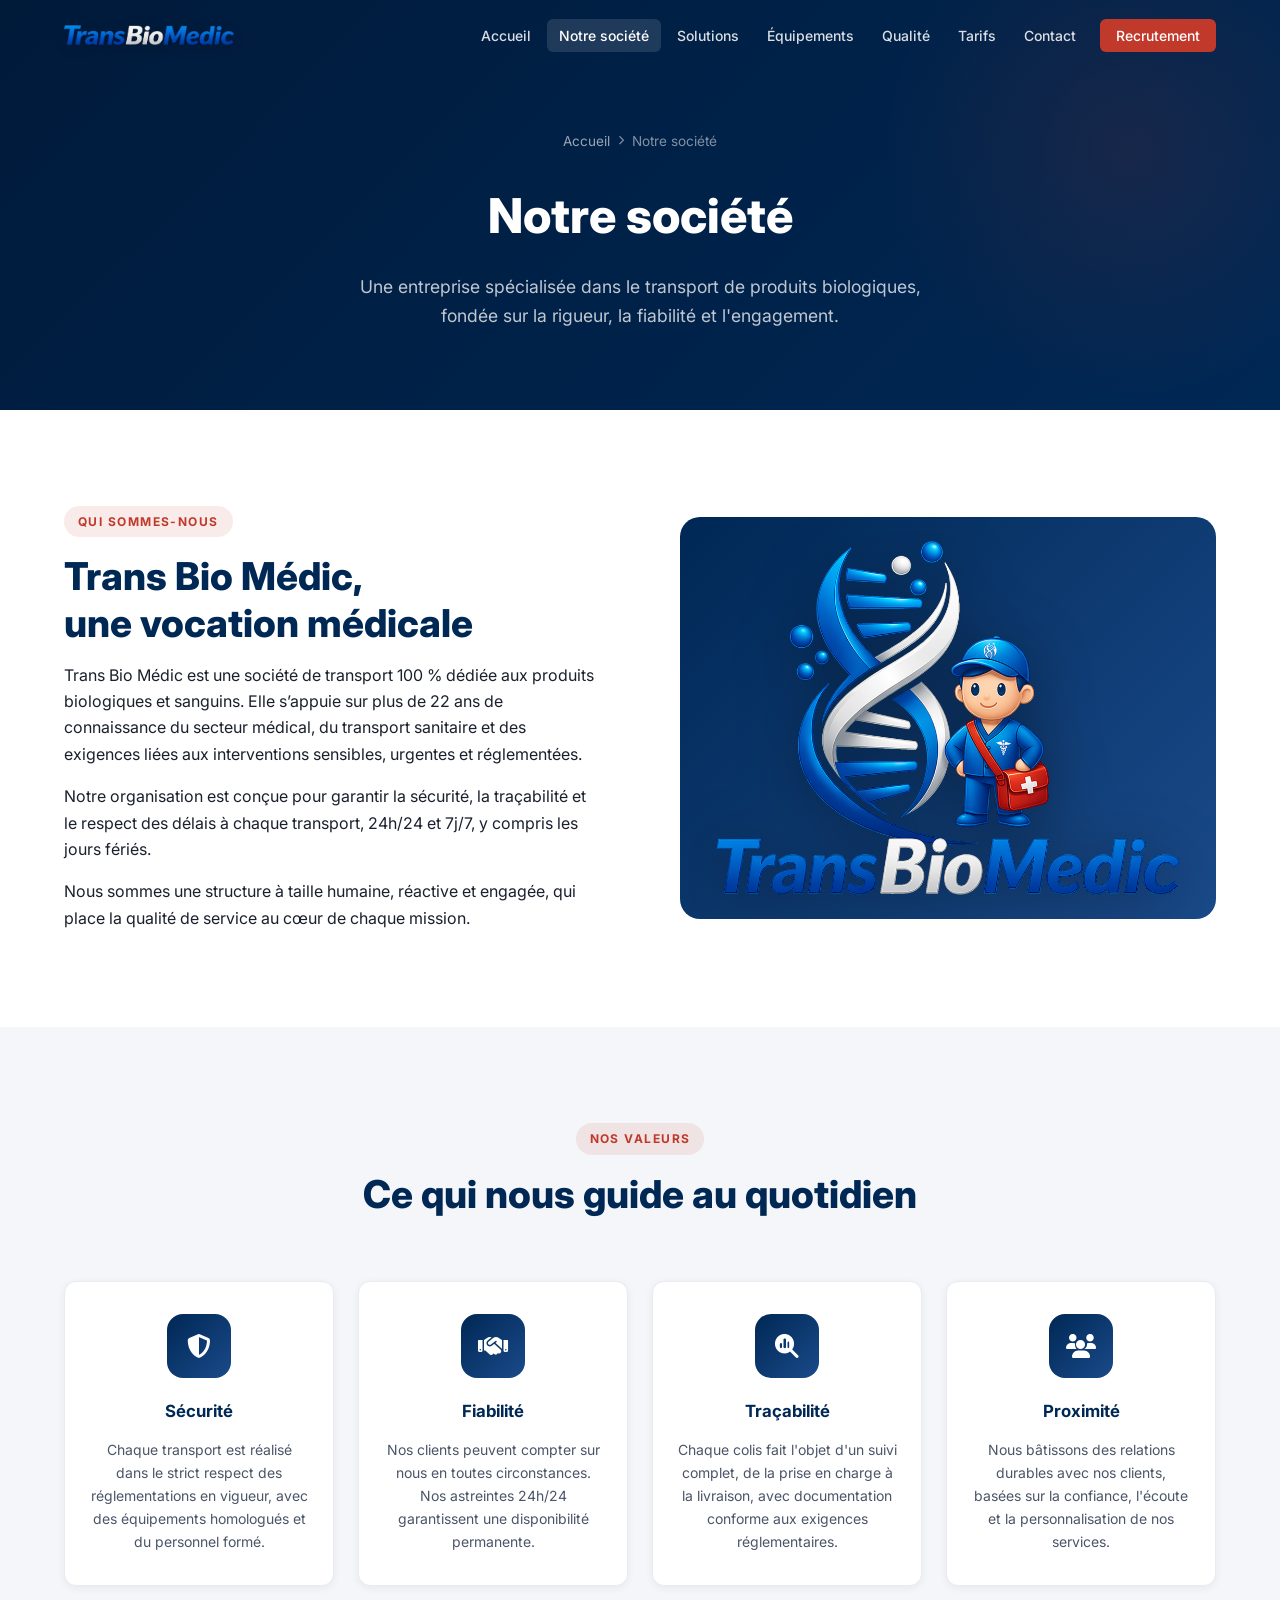
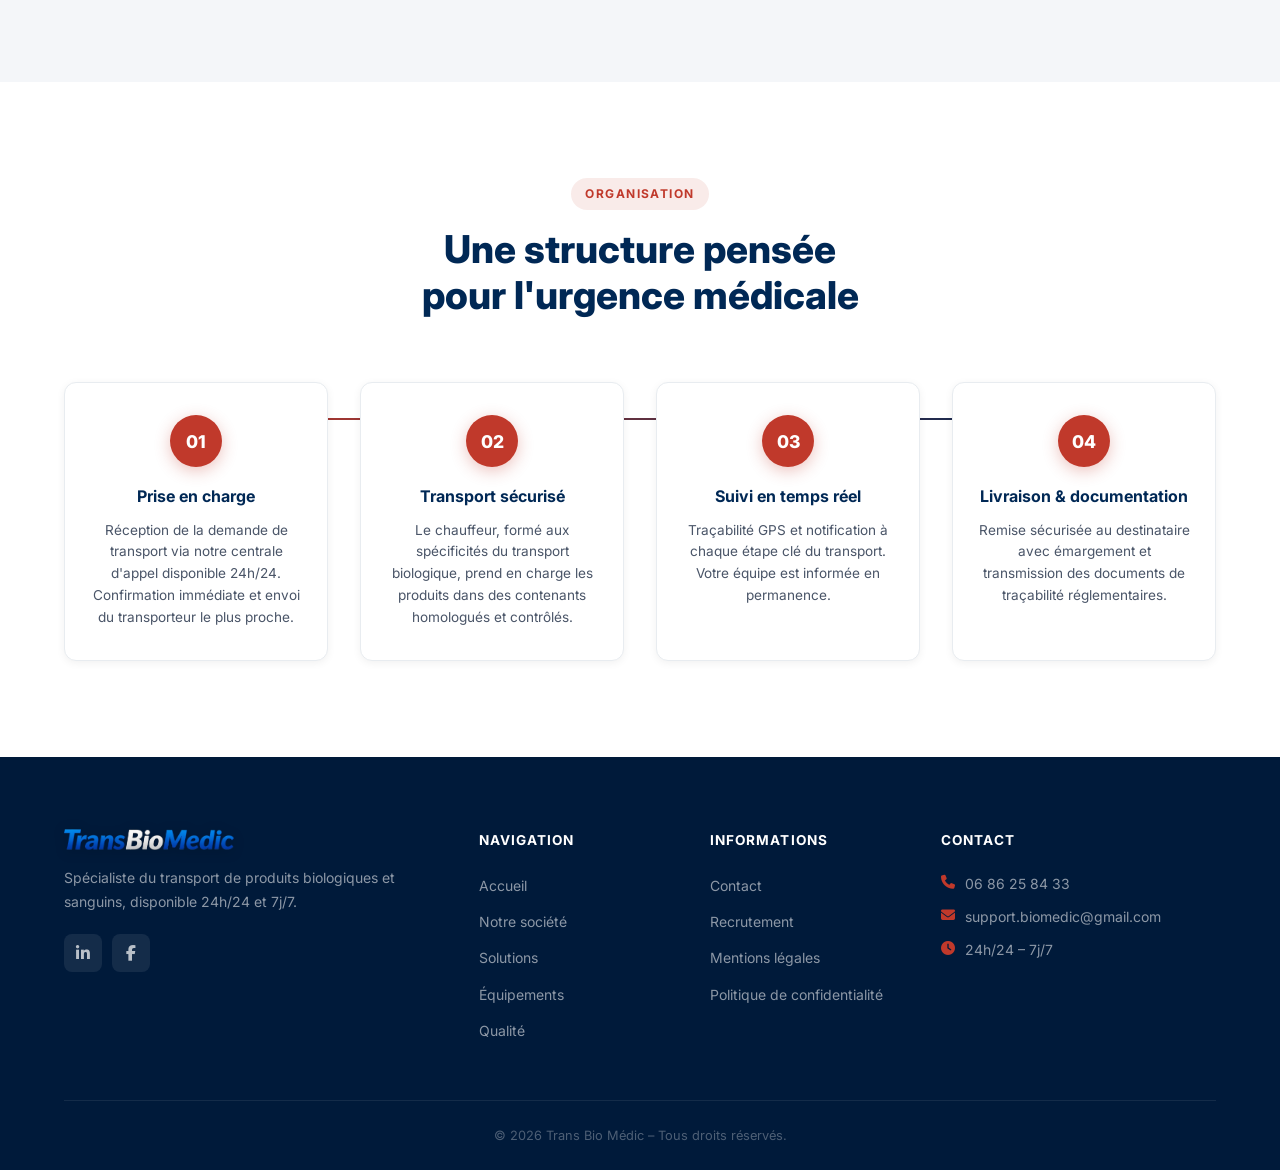
<file: pages/notre-societe.html>
<!DOCTYPE html>
<html lang="fr">
<head>
  <meta charset="UTF-8" />
  <meta name="viewport" content="width=device-width, initial-scale=1.0" />
  <title>Notre Société – Trans Bio Médic</title>
  <link rel="icon" type="image/x-icon" href="../favicon.ico" />
  <link rel="icon" type="image/png" href="../images/favicon.png" />
  <link rel="stylesheet" href="../css/style.css" />
  <link rel="stylesheet" href="../css/pages.css" />
  <link href="https://fonts.googleapis.com/css2?family=Inter:wght@300;400;500;600;700;800&display=swap" rel="stylesheet" />
  <link rel="stylesheet" href="https://cdnjs.cloudflare.com/ajax/libs/font-awesome/6.5.0/css/all.min.css" />
</head>
<body>

  <header class="header scrolled" id="header">
    <nav class="navbar">
      <a href="../index.html" class="logo">
        <img src="../images/logo-tbm.png" alt="Trans Bio Médic" class="logo-img" />
      </a>
      <ul class="nav-links" id="navLinks">
        <li><a href="../index.html" class="nav-link">Accueil</a></li>
        <li><a href="notre-societe.html" class="nav-link active">Notre société</a></li>
        <li><a href="solutions.html" class="nav-link">Solutions</a></li>
        <li><a href="equipements.html" class="nav-link">Équipements</a></li>
        <li><a href="qualite.html" class="nav-link">Qualité</a></li>
        <li><a href="../Grille%20tarifaire.html" class="nav-link">Tarifs</a></li>
        <li><a href="contact.html" class="nav-link">Contact</a></li>
        <li><a href="recrutement.html" class="nav-link nav-link--cta">Recrutement</a></li>
      </ul>
      <button class="hamburger" id="hamburger" aria-label="Menu">
        <span></span><span></span><span></span>
      </button>
    </nav>
  </header>

  <section class="page-hero">
    <div class="page-hero-content">
      <div class="breadcrumb">
        <a href="../index.html">Accueil</a>
        <i class="fa-solid fa-chevron-right"></i>
        <span>Notre société</span>
      </div>
      <h1>Notre société</h1>
      <p>Une entreprise spécialisée dans le transport de produits biologiques, fondée sur la rigueur, la fiabilité et l'engagement.</p>
    </div>
  </section>

  <!-- QUI SOMMES-NOUS -->
  <section class="section">
    <div class="container">
      <div class="page-section-content two-col">
        <div class="text-content">
          <div class="section-tag">Qui sommes-nous</div>
          <h2 class="section-title">Trans Bio Médic,<br />une vocation médicale</h2>
          <p>
            Trans Bio Médic est une société de transport 100 % dédiée aux produits biologiques et sanguins. 
            Elle s’appuie sur plus de 22 ans de connaissance du secteur médical, du transport sanitaire et des exigences liées aux interventions sensibles, urgentes et réglementées.
          </p>
          <p>
            Notre organisation est conçue pour garantir la sécurité, la traçabilité et le respect
            des délais à chaque transport, 24h/24 et 7j/7, y compris les jours fériés.
          </p>
          <p>
            Nous sommes une structure à taille humaine, réactive et engagée, qui place
            la qualité de service au cœur de chaque mission.
          </p>
        </div>
        <div class="visual-placeholder visual-placeholder--img">
          <img src="../images/logo-tbm-mark.png" alt="Logo Trans Bio Médic" class="visual-img" />
        </div>
      </div>
    </div>
  </section>

  <!-- VALEURS -->
  <section class="section section--gray">
    <div class="container">
      <div class="section-header">
        <div class="section-tag">Nos valeurs</div>
        <h2 class="section-title">Ce qui nous guide au quotidien</h2>
      </div>
      <div class="values-grid">
        <div class="value-card">
          <div class="value-icon"><i class="fa-solid fa-shield-halved"></i></div>
          <h3>Sécurité</h3>
          <p>Chaque transport est réalisé dans le strict respect des réglementations en vigueur, avec des équipements homologués et du personnel formé.</p>
        </div>
        <div class="value-card">
          <div class="value-icon"><i class="fa-solid fa-handshake"></i></div>
          <h3>Fiabilité</h3>
          <p>Nos clients peuvent compter sur nous en toutes circonstances. Nos astreintes 24h/24 garantissent une disponibilité permanente.</p>
        </div>
        <div class="value-card">
          <div class="value-icon"><i class="fa-solid fa-magnifying-glass-chart"></i></div>
          <h3>Traçabilité</h3>
          <p>Chaque colis fait l'objet d'un suivi complet, de la prise en charge à la livraison, avec documentation conforme aux exigences réglementaires.</p>
        </div>
        <div class="value-card">
          <div class="value-icon"><i class="fa-solid fa-users"></i></div>
          <h3>Proximité</h3>
          <p>Nous bâtissons des relations durables avec nos clients, basées sur la confiance, l'écoute et la personnalisation de nos services.</p>
        </div>
      </div>
    </div>
  </section>

  <!-- ORGANISATION -->
  <section class="section">
    <div class="container">
      <div class="section-header">
        <div class="section-tag">Organisation</div>
        <h2 class="section-title">Une structure pensée<br />pour l'urgence médicale</h2>
      </div>
      <div class="org-grid">
        <div class="org-step">
          <div class="org-number">01</div>
          <h3>Prise en charge</h3>
          <p>Réception de la demande de transport via notre centrale d'appel disponible 24h/24. Confirmation immédiate et envoi du transporteur le plus proche.</p>
        </div>
        <div class="org-step">
          <div class="org-number">02</div>
          <h3>Transport sécurisé</h3>
          <p>Le chauffeur, formé aux spécificités du transport biologique, prend en charge les produits dans des contenants homologués et contrôlés.</p>
        </div>
        <div class="org-step">
          <div class="org-number">03</div>
          <h3>Suivi en temps réel</h3>
          <p>Traçabilité GPS et notification à chaque étape clé du transport. Votre équipe est informée en permanence.</p>
        </div>
        <div class="org-step">
          <div class="org-number">04</div>
          <h3>Livraison & documentation</h3>
          <p>Remise sécurisée au destinataire avec émargement et transmission des documents de traçabilité réglementaires.</p>
        </div>
      </div>
    </div>
  </section>

  <!-- FOOTER -->
  <footer class="footer">
    <div class="container">
      <div class="footer-grid">
        <div class="footer-brand">
          <a href="../index.html" class="logo">
        <img src="../images/logo-tbm.png" alt="Trans Bio Médic" class="logo-img" />
      </a>
          <p>Spécialiste du transport de produits biologiques et sanguins, disponible 24h/24 et 7j/7.</p>
          <div class="footer-social">
            <a href="#" aria-label="LinkedIn"><i class="fa-brands fa-linkedin-in"></i></a>
            <a href="#" aria-label="Facebook"><i class="fa-brands fa-facebook-f"></i></a>
          </div>
        </div>
        <div class="footer-col">
          <h4>Navigation</h4>
          <ul>
            <li><a href="../index.html">Accueil</a></li>
            <li><a href="notre-societe.html">Notre société</a></li>
            <li><a href="solutions.html">Solutions</a></li>
            <li><a href="equipements.html">Équipements</a></li>
            <li><a href="qualite.html">Qualité</a></li>
          </ul>
        </div>
        <div class="footer-col">
          <h4>Informations</h4>
          <ul>
            <li><a href="contact.html">Contact</a></li>
            <li><a href="recrutement.html">Recrutement</a></li>
            <li><a href="#">Mentions légales</a></li>
            <li><a href="#">Politique de confidentialité</a></li>
          </ul>
        </div>
        <div class="footer-col">
          <h4>Contact</h4>
          <ul class="footer-contact">
            <li><i class="fa-solid fa-phone"></i><a href="tel:+33686258433">06 86 25 84 33</a></li>
            <li><i class="fa-solid fa-envelope"></i><a href="mailto:support.biomedic@gmail.com">support.biomedic@gmail.com</a></li>
            <li><i class="fa-solid fa-clock"></i><span>24h/24 – 7j/7</span></li>
          </ul>
        </div>
      </div>
      <div class="footer-bottom">
        <p>&copy; 2026 Trans Bio Médic – Tous droits réservés.</p>
      </div>
    </div>
  </footer>

  <script src="../js/main.js"></script>
</body>
</html>
</file>
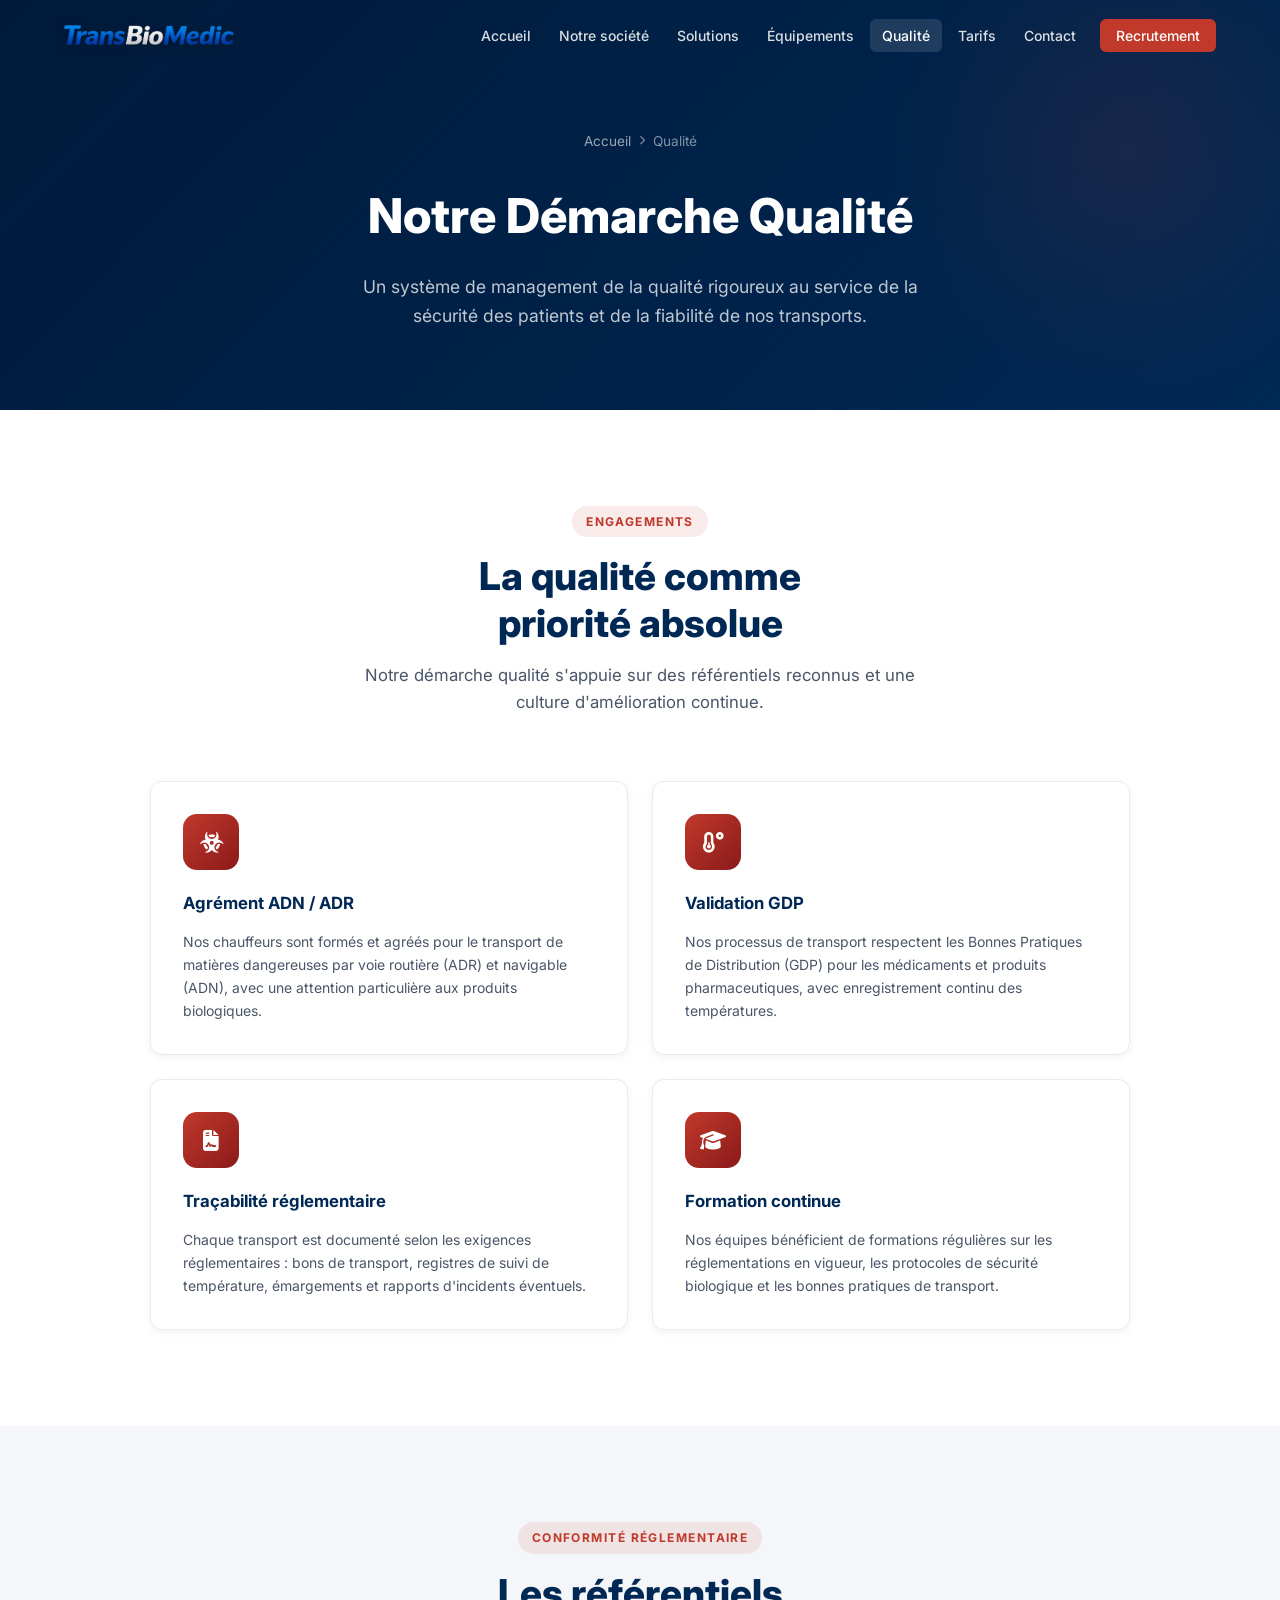
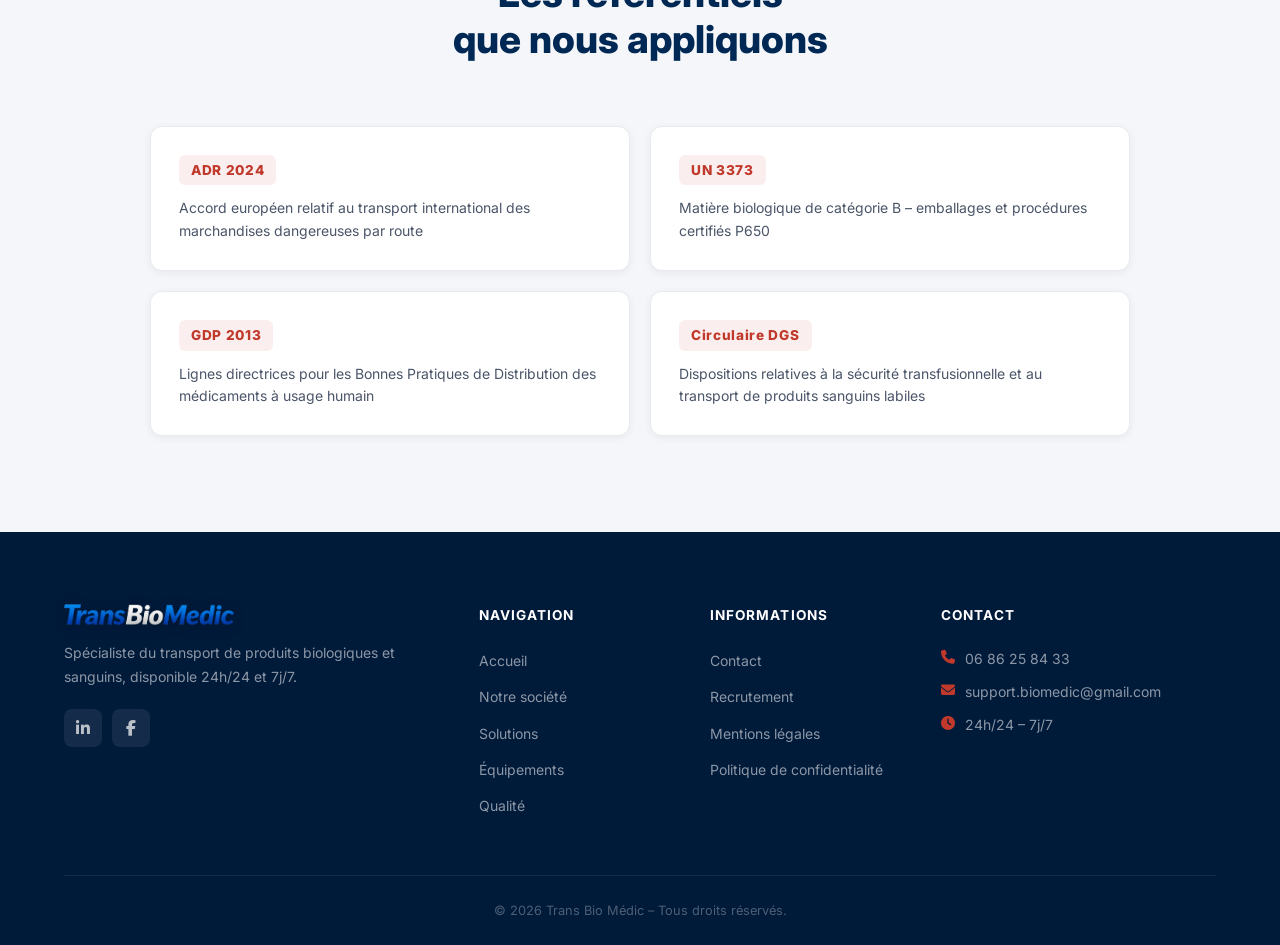
<file: pages/qualite.html>
<!DOCTYPE html>
<html lang="fr">
<head>
  <meta charset="UTF-8" />
  <meta name="viewport" content="width=device-width, initial-scale=1.0" />
  <title>Qualité – Trans Bio Médic</title>
  <link rel="icon" type="image/x-icon" href="../favicon.ico" />
  <link rel="icon" type="image/png" href="../images/favicon.png" />
  <link rel="stylesheet" href="../css/style.css" />
  <link rel="stylesheet" href="../css/pages.css" />
  <link href="https://fonts.googleapis.com/css2?family=Inter:wght@300;400;500;600;700;800&display=swap" rel="stylesheet" />
  <link rel="stylesheet" href="https://cdnjs.cloudflare.com/ajax/libs/font-awesome/6.5.0/css/all.min.css" />
</head>
<body>

  <header class="header scrolled" id="header">
    <nav class="navbar">
      <a href="../index.html" class="logo">
        <img src="../images/logo-tbm.png" alt="Trans Bio Médic" class="logo-img" />
      </a>
      <ul class="nav-links" id="navLinks">
        <li><a href="../index.html" class="nav-link">Accueil</a></li>
        <li><a href="notre-societe.html" class="nav-link">Notre société</a></li>
        <li><a href="solutions.html" class="nav-link">Solutions</a></li>
        <li><a href="equipements.html" class="nav-link">Équipements</a></li>
        <li><a href="qualite.html" class="nav-link active">Qualité</a></li>
        <li><a href="../Grille%20tarifaire.html" class="nav-link">Tarifs</a></li>
        <li><a href="contact.html" class="nav-link">Contact</a></li>
        <li><a href="recrutement.html" class="nav-link nav-link--cta">Recrutement</a></li>
      </ul>
      <button class="hamburger" id="hamburger" aria-label="Menu">
        <span></span><span></span><span></span>
      </button>
    </nav>
  </header>

  <section class="page-hero">
    <div class="page-hero-content">
      <div class="breadcrumb">
        <a href="../index.html">Accueil</a>
        <i class="fa-solid fa-chevron-right"></i>
        <span>Qualité</span>
      </div>
      <h1>Notre Démarche Qualité</h1>
      <p>Un système de management de la qualité rigoureux au service de la sécurité des patients et de la fiabilité de nos transports.</p>
    </div>
  </section>

  <!-- ENGAGEMENTS QUALITÉ -->
  <section class="section">
    <div class="container">
      <div class="section-header">
        <div class="section-tag">Engagements</div>
        <h2 class="section-title">La qualité comme<br />priorité absolue</h2>
        <p class="section-desc">Notre démarche qualité s'appuie sur des référentiels reconnus et une culture d'amélioration continue.</p>
      </div>
      <div class="quality-blocks">
        <div class="quality-block">
          <div class="qb-icon"><i class="fa-solid fa-biohazard"></i></div>
          <h3>Agrément ADN / ADR</h3>
          <p>Nos chauffeurs sont formés et agréés pour le transport de matières dangereuses par voie routière (ADR) et navigable (ADN), avec une attention particulière aux produits biologiques.</p>
        </div>
        <div class="quality-block">
          <div class="qb-icon"><i class="fa-solid fa-temperature-low"></i></div>
          <h3>Validation GDP</h3>
          <p>Nos processus de transport respectent les Bonnes Pratiques de Distribution (GDP) pour les médicaments et produits pharmaceutiques, avec enregistrement continu des températures.</p>
        </div>
        <div class="quality-block">
          <div class="qb-icon"><i class="fa-solid fa-file-contract"></i></div>
          <h3>Traçabilité réglementaire</h3>
          <p>Chaque transport est documenté selon les exigences réglementaires : bons de transport, registres de suivi de température, émargements et rapports d'incidents éventuels.</p>
        </div>
        <div class="quality-block">
          <div class="qb-icon"><i class="fa-solid fa-graduation-cap"></i></div>
          <h3>Formation continue</h3>
          <p>Nos équipes bénéficient de formations régulières sur les réglementations en vigueur, les protocoles de sécurité biologique et les bonnes pratiques de transport.</p>
        </div>
      </div>
    </div>
  </section>

  <!-- RÉGLEMENTATIONS -->
  <section class="section section--gray">
    <div class="container">
      <div class="section-header">
        <div class="section-tag">Conformité réglementaire</div>
        <h2 class="section-title">Les référentiels<br />que nous appliquons</h2>
      </div>
      <div class="regs-grid">
        <div class="reg-item">
          <span class="reg-code">ADR 2024</span>
          <p>Accord européen relatif au transport international des marchandises dangereuses par route</p>
        </div>
        <div class="reg-item">
          <span class="reg-code">UN 3373</span>
          <p>Matière biologique de catégorie B – emballages et procédures certifiés P650</p>
        </div>
        <div class="reg-item">
          <span class="reg-code">GDP 2013</span>
          <p>Lignes directrices pour les Bonnes Pratiques de Distribution des médicaments à usage humain</p>
        </div>
        <div class="reg-item">
          <span class="reg-code">Circulaire DGS</span>
          <p>Dispositions relatives à la sécurité transfusionnelle et au transport de produits sanguins labiles</p>
        </div>
      </div>
    </div>
  </section>

  <footer class="footer">
    <div class="container">
      <div class="footer-grid">
        <div class="footer-brand">
          <a href="../index.html" class="logo">
        <img src="../images/logo-tbm.png" alt="Trans Bio Médic" class="logo-img" />
      </a>
          <p>Spécialiste du transport de produits biologiques et sanguins, disponible 24h/24 et 7j/7.</p>
          <div class="footer-social">
            <a href="#" aria-label="LinkedIn"><i class="fa-brands fa-linkedin-in"></i></a>
            <a href="#" aria-label="Facebook"><i class="fa-brands fa-facebook-f"></i></a>
          </div>
        </div>
        <div class="footer-col">
          <h4>Navigation</h4>
          <ul>
            <li><a href="../index.html">Accueil</a></li>
            <li><a href="notre-societe.html">Notre société</a></li>
            <li><a href="solutions.html">Solutions</a></li>
            <li><a href="equipements.html">Équipements</a></li>
            <li><a href="qualite.html">Qualité</a></li>
          </ul>
        </div>
        <div class="footer-col">
          <h4>Informations</h4>
          <ul>
            <li><a href="contact.html">Contact</a></li>
            <li><a href="recrutement.html">Recrutement</a></li>
            <li><a href="#">Mentions légales</a></li>
            <li><a href="#">Politique de confidentialité</a></li>
          </ul>
        </div>
        <div class="footer-col">
          <h4>Contact</h4>
          <ul class="footer-contact">
            <li><i class="fa-solid fa-phone"></i><a href="tel:+33686258433">06 86 25 84 33</a></li>
            <li><i class="fa-solid fa-envelope"></i><a href="mailto:support.biomedic@gmail.com">support.biomedic@gmail.com</a></li>
            <li><i class="fa-solid fa-clock"></i><span>24h/24 – 7j/7</span></li>
          </ul>
        </div>
      </div>
      <div class="footer-bottom">
        <p>&copy; 2026 Trans Bio Médic – Tous droits réservés.</p>
      </div>
    </div>
  </footer>

  <script src="../js/main.js"></script>
</body>
</html>
</file>
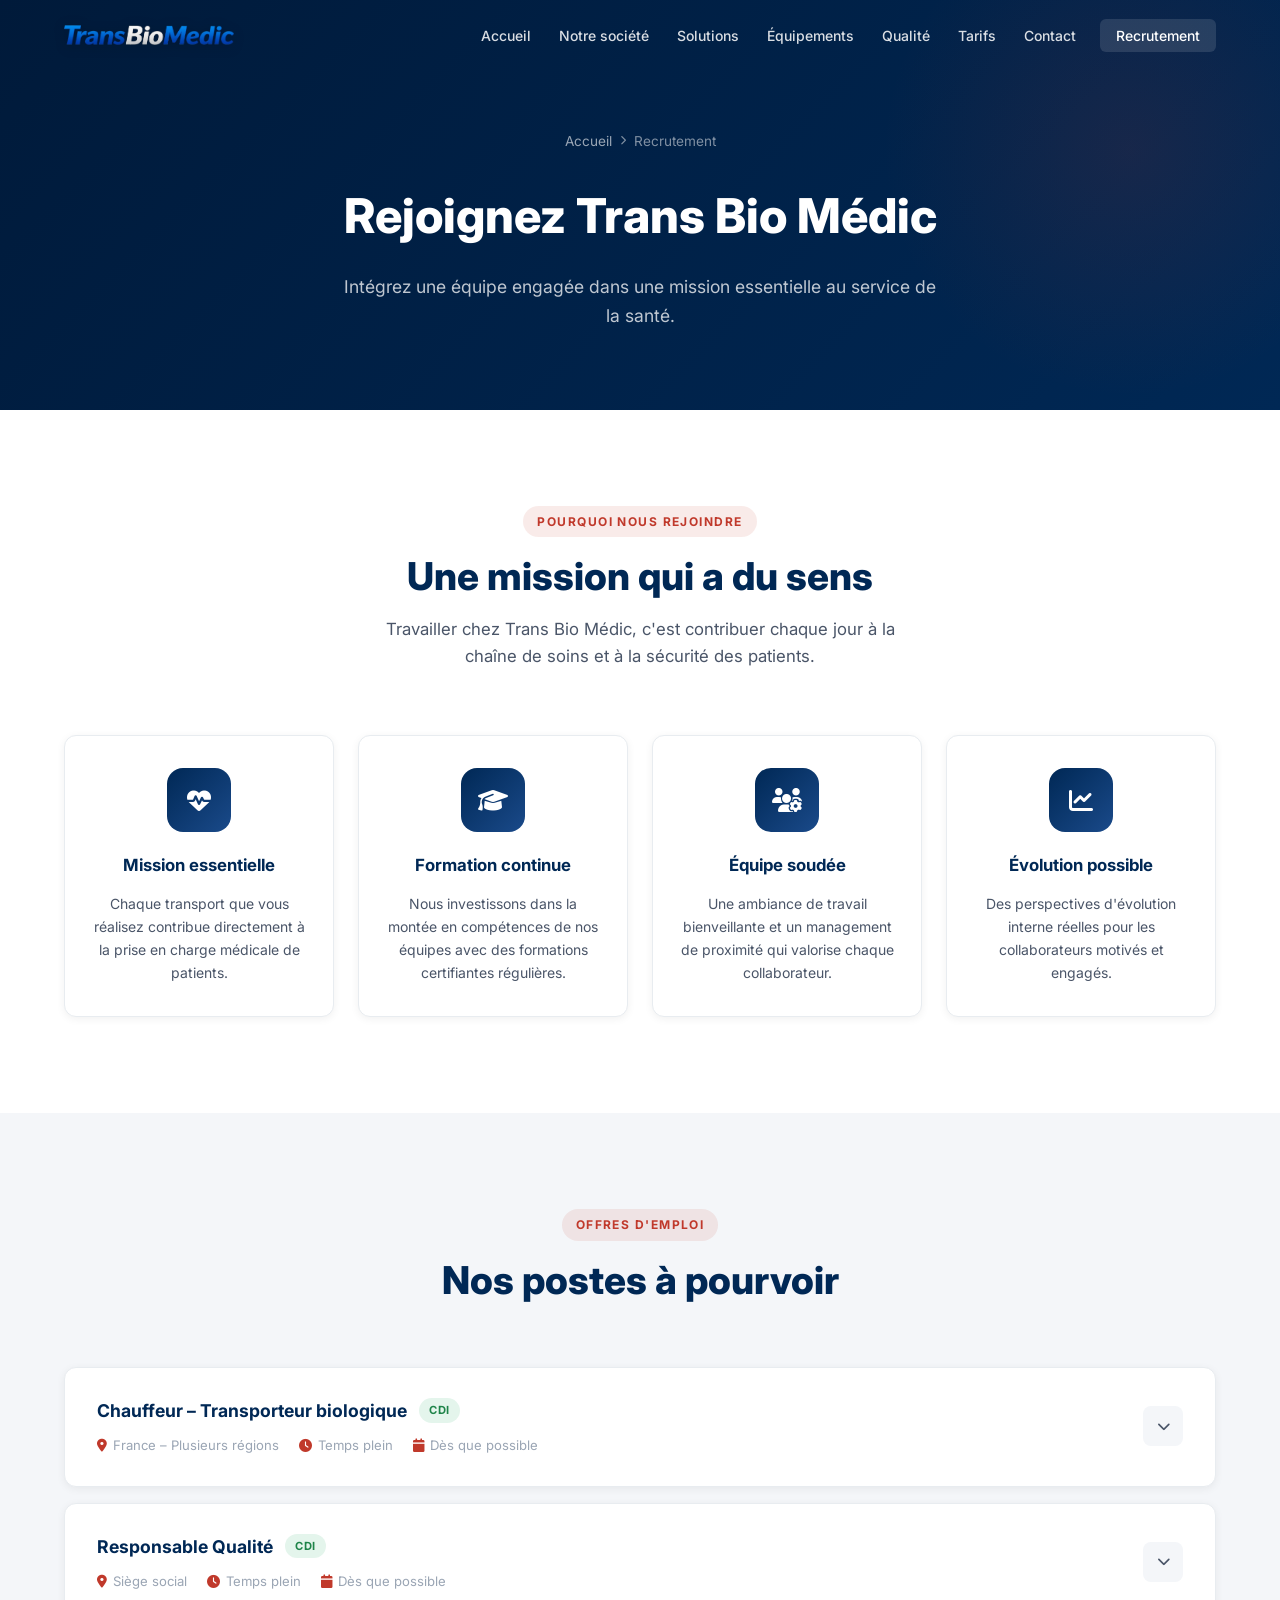
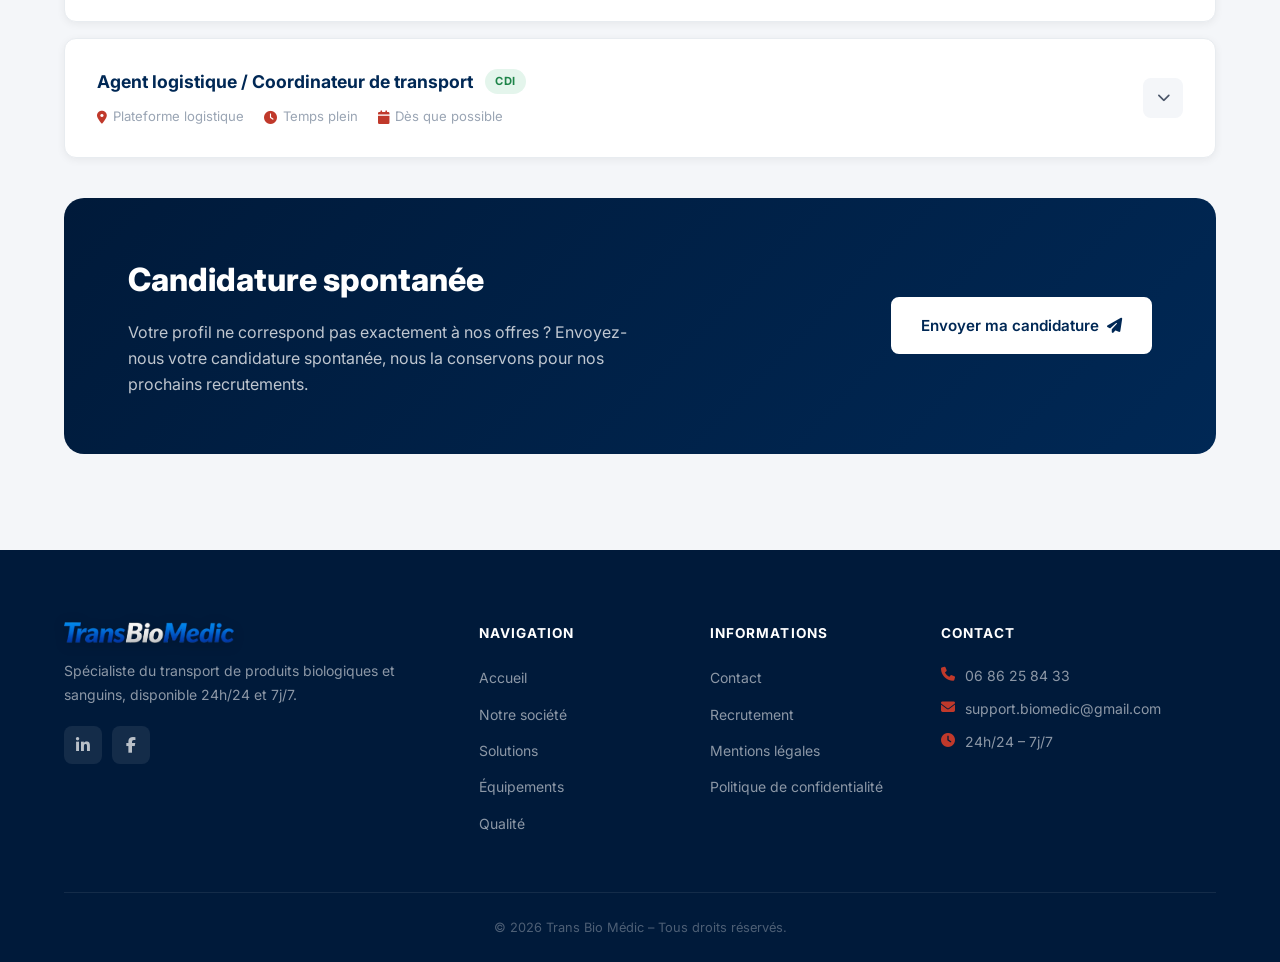
<file: pages/recrutement.html>
<!DOCTYPE html>
<html lang="fr">
<head>
  <meta charset="UTF-8" />
  <meta name="viewport" content="width=device-width, initial-scale=1.0" />
  <title>Recrutement – Trans Bio Médic</title>
  <link rel="icon" type="image/x-icon" href="../favicon.ico" />
  <link rel="icon" type="image/png" href="../images/favicon.png" />
  <link rel="stylesheet" href="../css/style.css" />
  <link rel="stylesheet" href="../css/pages.css" />
  <link href="https://fonts.googleapis.com/css2?family=Inter:wght@300;400;500;600;700;800&display=swap" rel="stylesheet" />
  <link rel="stylesheet" href="https://cdnjs.cloudflare.com/ajax/libs/font-awesome/6.5.0/css/all.min.css" />
</head>
<body>

  <header class="header scrolled" id="header">
    <nav class="navbar">
      <a href="../index.html" class="logo">
        <img src="../images/logo-tbm.png" alt="Trans Bio Médic" class="logo-img" />
      </a>
      <ul class="nav-links" id="navLinks">
        <li><a href="../index.html" class="nav-link">Accueil</a></li>
        <li><a href="notre-societe.html" class="nav-link">Notre société</a></li>
        <li><a href="solutions.html" class="nav-link">Solutions</a></li>
        <li><a href="equipements.html" class="nav-link">Équipements</a></li>
        <li><a href="qualite.html" class="nav-link">Qualité</a></li>
        <li><a href="../Grille%20tarifaire.html" class="nav-link">Tarifs</a></li>
        <li><a href="contact.html" class="nav-link">Contact</a></li>
        <li><a href="recrutement.html" class="nav-link nav-link--cta active">Recrutement</a></li>
      </ul>
      <button class="hamburger" id="hamburger" aria-label="Menu">
        <span></span><span></span><span></span>
      </button>
    </nav>
  </header>

  <section class="page-hero">
    <div class="page-hero-content">
      <div class="breadcrumb">
        <a href="../index.html">Accueil</a>
        <i class="fa-solid fa-chevron-right"></i>
        <span>Recrutement</span>
      </div>
      <h1>Rejoignez Trans Bio Médic</h1>
      <p>Intégrez une équipe engagée dans une mission essentielle au service de la santé.</p>
    </div>
  </section>

  <!-- POURQUOI NOUS REJOINDRE -->
  <section class="section">
    <div class="container">
      <div class="section-header">
        <div class="section-tag">Pourquoi nous rejoindre</div>
        <h2 class="section-title">Une mission qui a du sens</h2>
        <p class="section-desc">Travailler chez Trans Bio Médic, c'est contribuer chaque jour à la chaîne de soins et à la sécurité des patients.</p>
      </div>
      <div class="values-grid">
        <div class="value-card">
          <div class="value-icon"><i class="fa-solid fa-heart-pulse"></i></div>
          <h3>Mission essentielle</h3>
          <p>Chaque transport que vous réalisez contribue directement à la prise en charge médicale de patients.</p>
        </div>
        <div class="value-card">
          <div class="value-icon"><i class="fa-solid fa-graduation-cap"></i></div>
          <h3>Formation continue</h3>
          <p>Nous investissons dans la montée en compétences de nos équipes avec des formations certifiantes régulières.</p>
        </div>
        <div class="value-card">
          <div class="value-icon"><i class="fa-solid fa-users-gear"></i></div>
          <h3>Équipe soudée</h3>
          <p>Une ambiance de travail bienveillante et un management de proximité qui valorise chaque collaborateur.</p>
        </div>
        <div class="value-card">
          <div class="value-icon"><i class="fa-solid fa-chart-line"></i></div>
          <h3>Évolution possible</h3>
          <p>Des perspectives d'évolution interne réelles pour les collaborateurs motivés et engagés.</p>
        </div>
      </div>
    </div>
  </section>

  <!-- OFFRES D'EMPLOI -->
  <section class="section section--gray">
    <div class="container">
      <div class="section-header">
        <div class="section-tag">Offres d'emploi</div>
        <h2 class="section-title">Nos postes à pourvoir</h2>
      </div>

      <div class="jobs-list">

        <div class="job-card">
          <div class="job-header">
            <div class="job-info">
              <div class="job-title-row">
                <h3>Chauffeur – Transporteur biologique</h3>
                <span class="job-badge job-badge--cdi">CDI</span>
              </div>
              <div class="job-meta">
                <span><i class="fa-solid fa-location-dot"></i> France – Plusieurs régions</span>
                <span><i class="fa-solid fa-clock"></i> Temps plein</span>
                <span><i class="fa-solid fa-calendar"></i> Dès que possible</span>
              </div>
            </div>
            <button class="job-toggle" aria-label="Voir l'offre">
              <i class="fa-solid fa-chevron-down"></i>
            </button>
          </div>
          <div class="job-body">
            <div class="job-section">
              <h4>Missions</h4>
              <ul>
                <li>Transport de produits sanguins, biologiques et médicaux entre établissements de santé</li>
                <li>Respect des procédures de sécurité et des protocoles de transport biologique</li>
                <li>Gestion et contrôle des contenants isothermes</li>
                <li>Rédaction des documents de transport et des émargements</li>
              </ul>
            </div>
            <div class="job-section">
              <h4>Profil recherché</h4>
              <ul>
                <li>Permis B obligatoire (permis propre)</li>
                <li>Formation ADR/ADN appréciée (formation prise en charge)</li>
                <li>Sens des responsabilités et rigueur</li>
                <li>Disponibilité pour les astreintes nuit et week-end</li>
              </ul>
            </div>
            <a href="contact.html" class="btn btn--primary">Postuler <i class="fa-solid fa-arrow-right"></i></a>
          </div>
        </div>

        <div class="job-card">
          <div class="job-header">
            <div class="job-info">
              <div class="job-title-row">
                <h3>Responsable Qualité</h3>
                <span class="job-badge job-badge--cdi">CDI</span>
              </div>
              <div class="job-meta">
                <span><i class="fa-solid fa-location-dot"></i> Siège social</span>
                <span><i class="fa-solid fa-clock"></i> Temps plein</span>
                <span><i class="fa-solid fa-calendar"></i> Dès que possible</span>
              </div>
            </div>
            <button class="job-toggle" aria-label="Voir l'offre">
              <i class="fa-solid fa-chevron-down"></i>
            </button>
          </div>
          <div class="job-body">
            <div class="job-section">
              <h4>Missions</h4>
              <ul>
                <li>Pilotage et maintien du système de management de la qualité ISO 9001</li>
                <li>Gestion documentaire et suivi des non-conformités</li>
                <li>Animation des audits internes et des revues de direction</li>
                <li>Veille réglementaire dans le domaine du transport biologique</li>
                <li>Formation et sensibilisation des équipes opérationnelles</li>
              </ul>
            </div>
            <div class="job-section">
              <h4>Profil recherché</h4>
              <ul>
                <li>Formation Bac+3/+5 en qualité ou domaine biologique / médical</li>
                <li>Expérience en SMQ (ISO 9001 ou équivalent)</li>
                <li>Connaissance du secteur médical ou pharmaceutique souhaitée</li>
                <li>Autonomie, rigueur et capacités rédactionnelles</li>
              </ul>
            </div>
            <a href="contact.html" class="btn btn--primary">Postuler <i class="fa-solid fa-arrow-right"></i></a>
          </div>
        </div>

        <div class="job-card">
          <div class="job-header">
            <div class="job-info">
              <div class="job-title-row">
                <h3>Agent logistique / Coordinateur de transport</h3>
                <span class="job-badge job-badge--cdi">CDI</span>
              </div>
              <div class="job-meta">
                <span><i class="fa-solid fa-location-dot"></i> Plateforme logistique</span>
                <span><i class="fa-solid fa-clock"></i> Temps plein</span>
                <span><i class="fa-solid fa-calendar"></i> Dès que possible</span>
              </div>
            </div>
            <button class="job-toggle" aria-label="Voir l'offre">
              <i class="fa-solid fa-chevron-down"></i>
            </button>
          </div>
          <div class="job-body">
            <div class="job-section">
              <h4>Missions</h4>
              <ul>
                <li>Réception et traitement des demandes de transport</li>
                <li>Coordination des chauffeurs et optimisation des tournées</li>
                <li>Suivi en temps réel des missions et gestion des urgences</li>
                <li>Interface avec les clients (établissements de santé, laboratoires)</li>
              </ul>
            </div>
            <div class="job-section">
              <h4>Profil recherché</h4>
              <ul>
                <li>Formation en logistique ou transport souhaitée</li>
                <li>Bonne gestion du stress et réactivité</li>
                <li>Maîtrise des outils informatiques</li>
                <li>Disponibilité pour les astreintes</li>
              </ul>
            </div>
            <a href="contact.html" class="btn btn--primary">Postuler <i class="fa-solid fa-arrow-right"></i></a>
          </div>
        </div>

      </div>

      <!-- Candidature spontanée -->
      <div class="spontaneous-cta">
        <div class="recruitment-card">
          <div class="recruitment-text">
            <h2>Candidature spontanée</h2>
            <p>Votre profil ne correspond pas exactement à nos offres ? Envoyez-nous votre candidature spontanée, nous la conservons pour nos prochains recrutements.</p>
          </div>
          <a href="contact.html" class="btn btn--white">Envoyer ma candidature <i class="fa-solid fa-paper-plane"></i></a>
        </div>
      </div>
    </div>
  </section>

  <footer class="footer">
    <div class="container">
      <div class="footer-grid">
        <div class="footer-brand">
          <a href="../index.html" class="logo">
        <img src="../images/logo-tbm.png" alt="Trans Bio Médic" class="logo-img" />
      </a>
          <p>Spécialiste du transport de produits biologiques et sanguins, disponible 24h/24 et 7j/7.</p>
          <div class="footer-social">
            <a href="#" aria-label="LinkedIn"><i class="fa-brands fa-linkedin-in"></i></a>
            <a href="#" aria-label="Facebook"><i class="fa-brands fa-facebook-f"></i></a>
          </div>
        </div>
        <div class="footer-col">
          <h4>Navigation</h4>
          <ul>
            <li><a href="../index.html">Accueil</a></li>
            <li><a href="notre-societe.html">Notre société</a></li>
            <li><a href="solutions.html">Solutions</a></li>
            <li><a href="equipements.html">Équipements</a></li>
            <li><a href="qualite.html">Qualité</a></li>
          </ul>
        </div>
        <div class="footer-col">
          <h4>Informations</h4>
          <ul>
            <li><a href="contact.html">Contact</a></li>
            <li><a href="recrutement.html">Recrutement</a></li>
            <li><a href="#">Mentions légales</a></li>
            <li><a href="#">Politique de confidentialité</a></li>
          </ul>
        </div>
        <div class="footer-col">
          <h4>Contact</h4>
          <ul class="footer-contact">
            <li><i class="fa-solid fa-phone"></i><a href="tel:+33686258433">06 86 25 84 33</a></li>
            <li><i class="fa-solid fa-envelope"></i><a href="mailto:support.biomedic@gmail.com">support.biomedic@gmail.com</a></li>
            <li><i class="fa-solid fa-clock"></i><span>24h/24 – 7j/7</span></li>
          </ul>
        </div>
      </div>
      <div class="footer-bottom">
        <p>&copy; 2026 Trans Bio Médic – Tous droits réservés.</p>
      </div>
    </div>
  </footer>

  <script src="../js/main.js"></script>
</body>
</html>
</file>
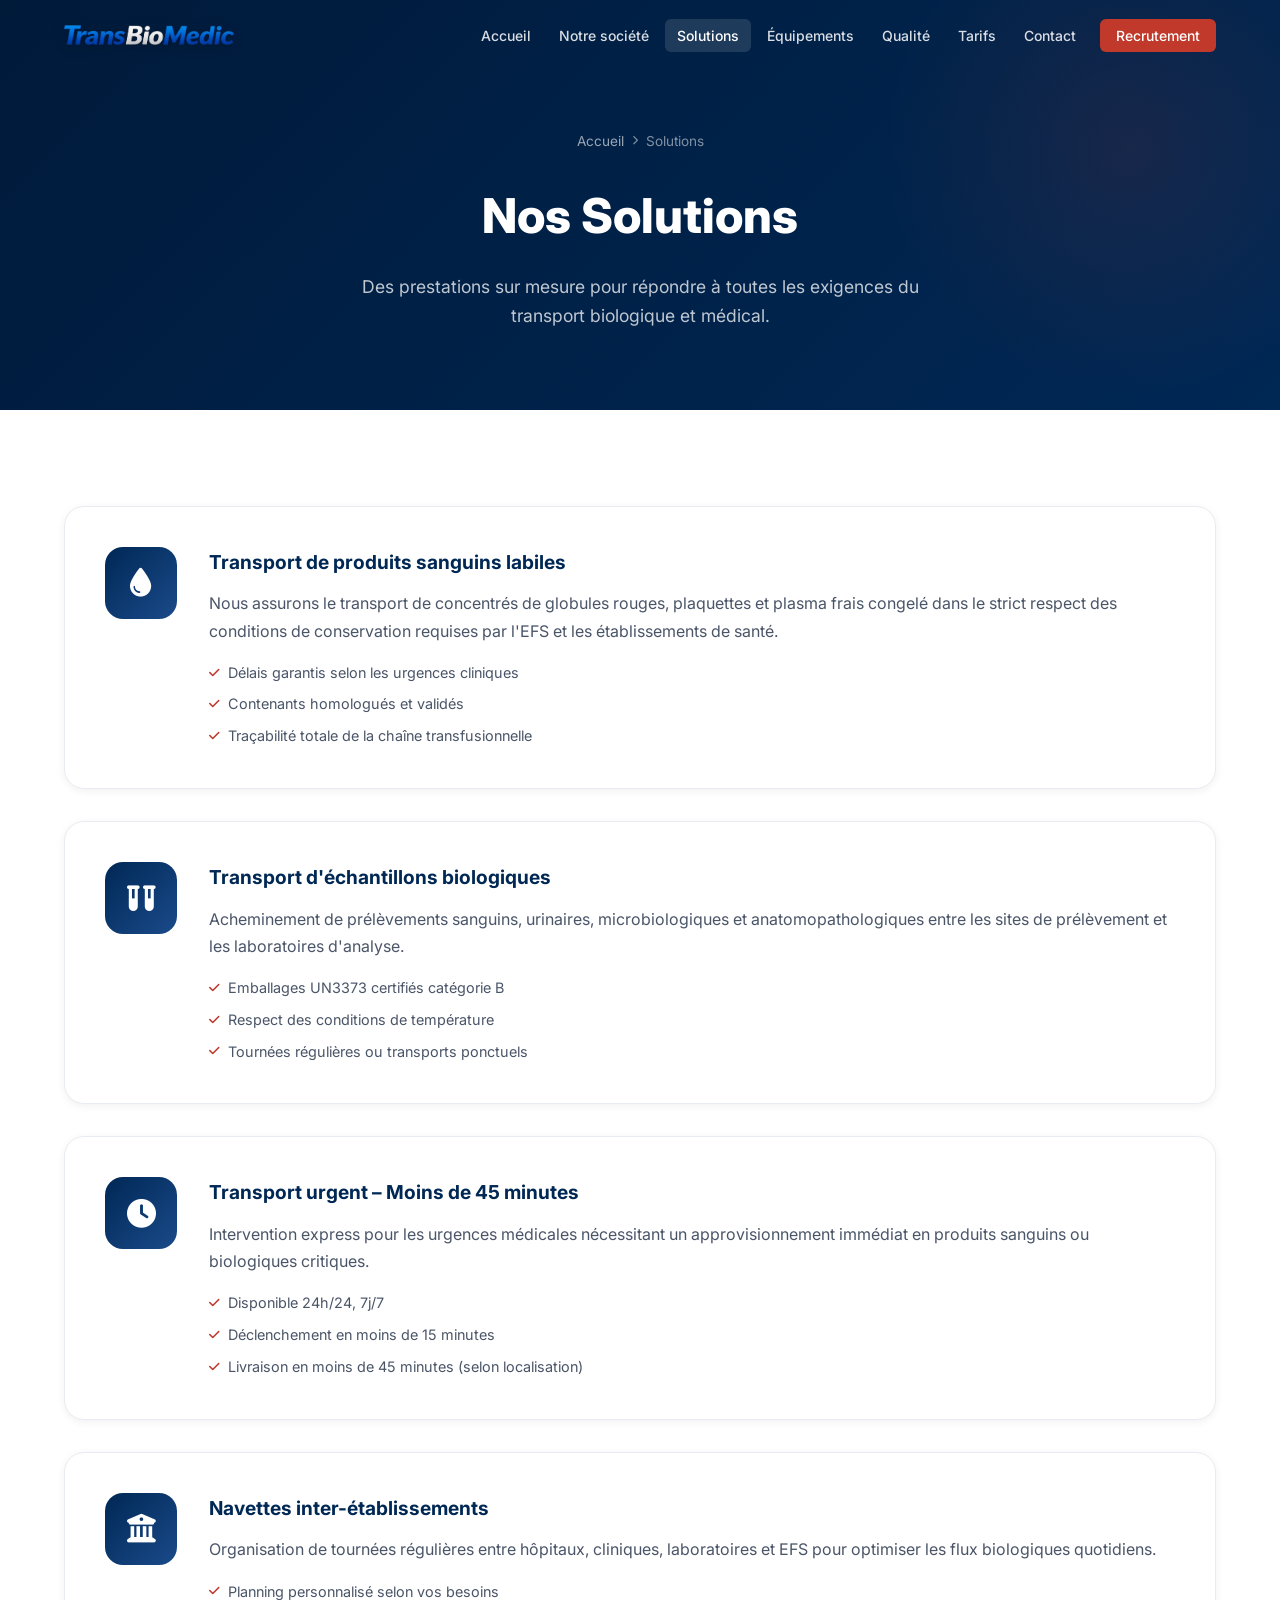
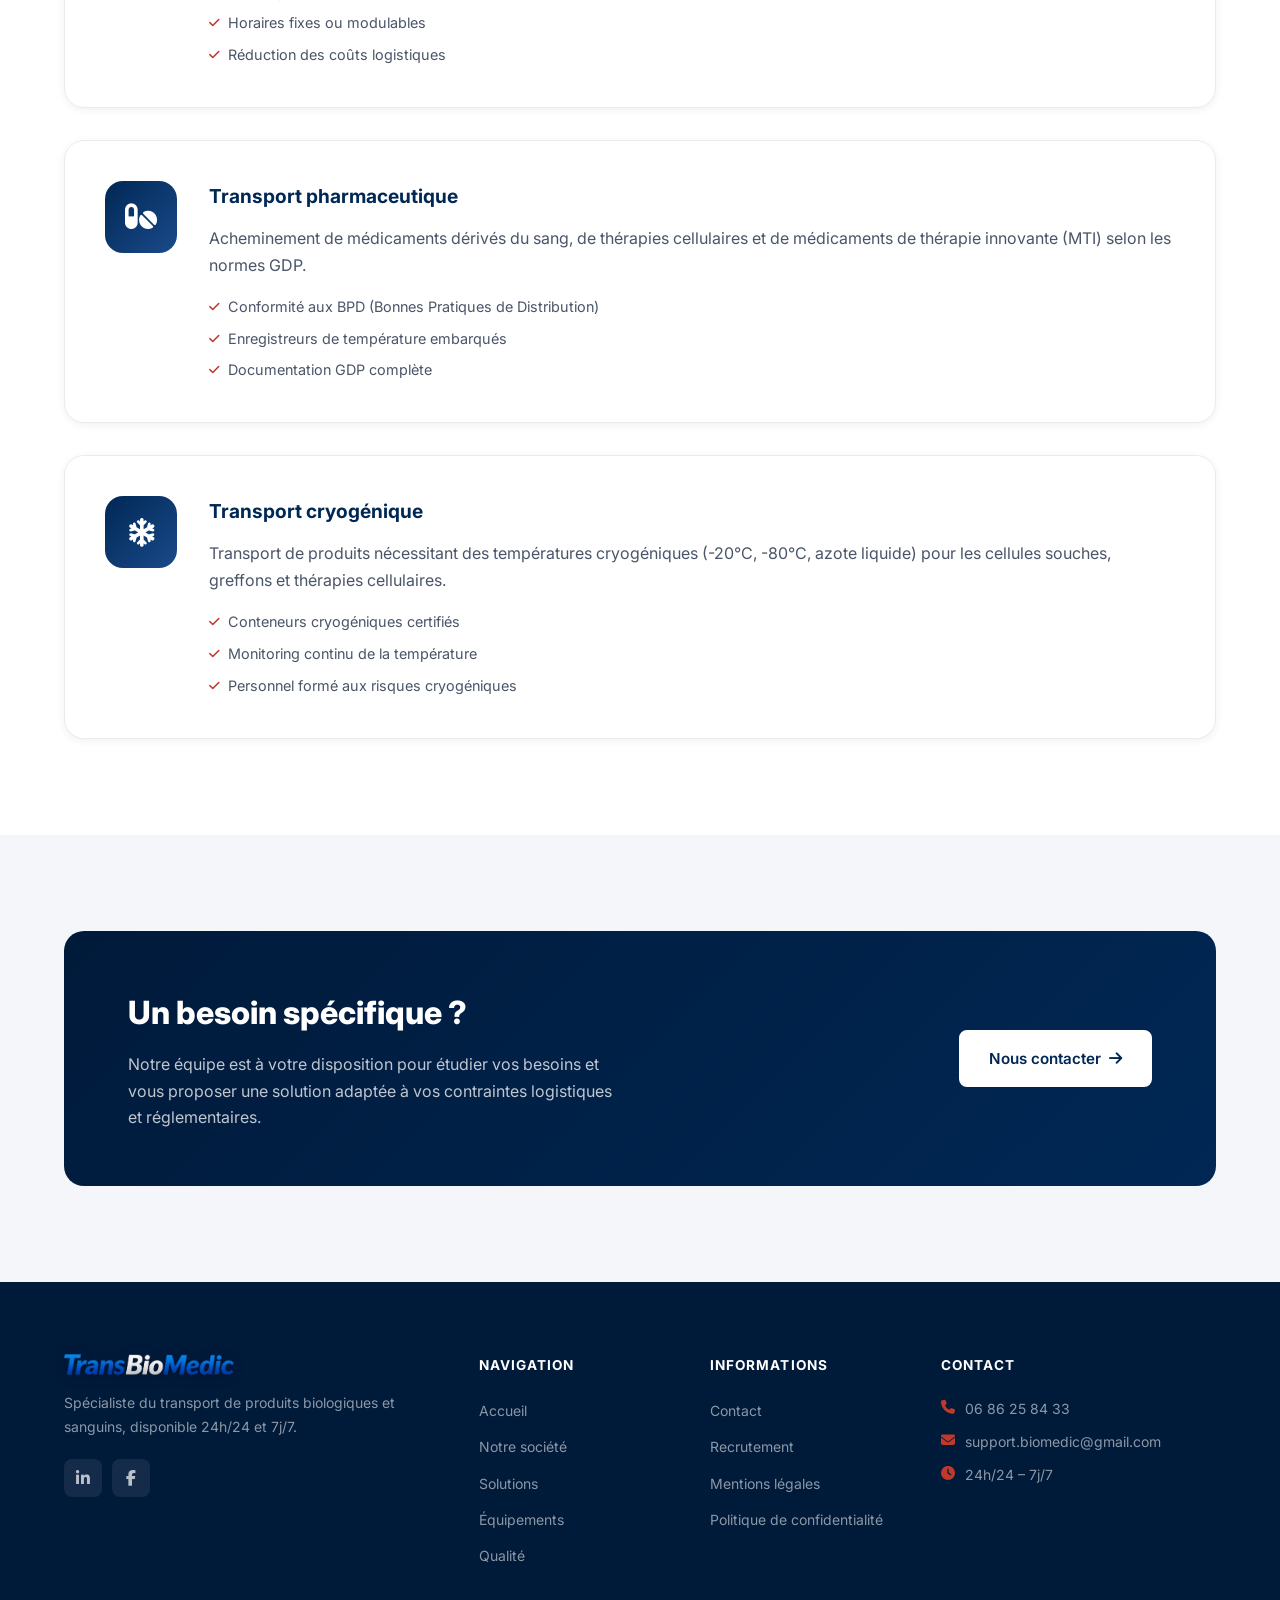
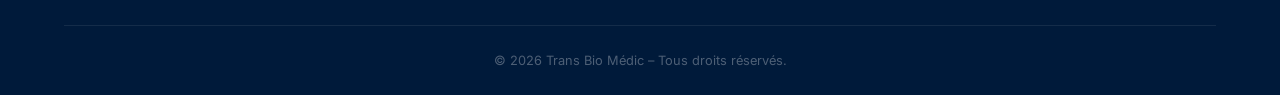
<file: pages/solutions.html>
<!DOCTYPE html>
<html lang="fr">
<head>
  <meta charset="UTF-8" />
  <meta name="viewport" content="width=device-width, initial-scale=1.0" />
  <title>Solutions – Trans Bio Médic</title>
  <link rel="icon" type="image/x-icon" href="../favicon.ico" />
  <link rel="icon" type="image/png" href="../images/favicon.png" />
  <link rel="stylesheet" href="../css/style.css" />
  <link rel="stylesheet" href="../css/pages.css" />
  <link href="https://fonts.googleapis.com/css2?family=Inter:wght@300;400;500;600;700;800&display=swap" rel="stylesheet" />
  <link rel="stylesheet" href="https://cdnjs.cloudflare.com/ajax/libs/font-awesome/6.5.0/css/all.min.css" />
</head>
<body>

  <header class="header scrolled" id="header">
    <nav class="navbar">
      <a href="../index.html" class="logo">
        <img src="../images/logo-tbm.png" alt="Trans Bio Médic" class="logo-img" />
      </a>
      <ul class="nav-links" id="navLinks">
        <li><a href="../index.html" class="nav-link">Accueil</a></li>
        <li><a href="notre-societe.html" class="nav-link">Notre société</a></li>
        <li><a href="solutions.html" class="nav-link active">Solutions</a></li>
        <li><a href="equipements.html" class="nav-link">Équipements</a></li>
        <li><a href="qualite.html" class="nav-link">Qualité</a></li>
        <li><a href="../Grille%20tarifaire.html" class="nav-link">Tarifs</a></li>
        <li><a href="contact.html" class="nav-link">Contact</a></li>
        <li><a href="recrutement.html" class="nav-link nav-link--cta">Recrutement</a></li>
      </ul>
      <button class="hamburger" id="hamburger" aria-label="Menu">
        <span></span><span></span><span></span>
      </button>
    </nav>
  </header>

  <section class="page-hero">
    <div class="page-hero-content">
      <div class="breadcrumb">
        <a href="../index.html">Accueil</a>
        <i class="fa-solid fa-chevron-right"></i>
        <span>Solutions</span>
      </div>
      <h1>Nos Solutions</h1>
      <p>Des prestations sur mesure pour répondre à toutes les exigences du transport biologique et médical.</p>
    </div>
  </section>

  <!-- SOLUTIONS DÉTAIL -->
  <section class="section">
    <div class="container">
      <div class="solutions-detail-grid">

        <div class="solution-detail-card">
          <div class="sd-icon"><i class="fa-solid fa-droplet"></i></div>
          <div class="sd-content">
            <h3>Transport de produits sanguins labiles</h3>
            <p>Nous assurons le transport de concentrés de globules rouges, plaquettes et plasma frais congelé dans le strict respect des conditions de conservation requises par l'EFS et les établissements de santé.</p>
            <ul>
              <li><i class="fa-solid fa-check"></i> Délais garantis selon les urgences cliniques</li>
              <li><i class="fa-solid fa-check"></i> Contenants homologués et validés</li>
              <li><i class="fa-solid fa-check"></i> Traçabilité totale de la chaîne transfusionnelle</li>
            </ul>
          </div>
        </div>

        <div class="solution-detail-card">
          <div class="sd-icon"><i class="fa-solid fa-vials"></i></div>
          <div class="sd-content">
            <h3>Transport d'échantillons biologiques</h3>
            <p>Acheminement de prélèvements sanguins, urinaires, microbiologiques et anatomopathologiques entre les sites de prélèvement et les laboratoires d'analyse.</p>
            <ul>
              <li><i class="fa-solid fa-check"></i> Emballages UN3373 certifiés catégorie B</li>
              <li><i class="fa-solid fa-check"></i> Respect des conditions de température</li>
              <li><i class="fa-solid fa-check"></i> Tournées régulières ou transports ponctuels</li>
            </ul>
          </div>
        </div>

        <div class="solution-detail-card">
          <div class="sd-icon"><i class="fa-solid fa-clock"></i></div>
          <div class="sd-content">
            <h3>Transport urgent – Moins de 45 minutes</h3>
            <p>Intervention express pour les urgences médicales nécessitant un approvisionnement immédiat en produits sanguins ou biologiques critiques.</p>
            <ul>
              <li><i class="fa-solid fa-check"></i> Disponible 24h/24, 7j/7</li>
              <li><i class="fa-solid fa-check"></i> Déclenchement en moins de 15 minutes</li>
              <li><i class="fa-solid fa-check"></i> Livraison en moins de 45 minutes (selon localisation)</li>
            </ul>
          </div>
        </div>

        <div class="solution-detail-card">
          <div class="sd-icon"><i class="fa-solid fa-building-columns"></i></div>
          <div class="sd-content">
            <h3>Navettes inter-établissements</h3>
            <p>Organisation de tournées régulières entre hôpitaux, cliniques, laboratoires et EFS pour optimiser les flux biologiques quotidiens.</p>
            <ul>
              <li><i class="fa-solid fa-check"></i> Planning personnalisé selon vos besoins</li>
              <li><i class="fa-solid fa-check"></i> Horaires fixes ou modulables</li>
              <li><i class="fa-solid fa-check"></i> Réduction des coûts logistiques</li>
            </ul>
          </div>
        </div>

        <div class="solution-detail-card">
          <div class="sd-icon"><i class="fa-solid fa-pills"></i></div>
          <div class="sd-content">
            <h3>Transport pharmaceutique</h3>
            <p>Acheminement de médicaments dérivés du sang, de thérapies cellulaires et de médicaments de thérapie innovante (MTI) selon les normes GDP.</p>
            <ul>
              <li><i class="fa-solid fa-check"></i> Conformité aux BPD (Bonnes Pratiques de Distribution)</li>
              <li><i class="fa-solid fa-check"></i> Enregistreurs de température embarqués</li>
              <li><i class="fa-solid fa-check"></i> Documentation GDP complète</li>
            </ul>
          </div>
        </div>

        <div class="solution-detail-card">
          <div class="sd-icon"><i class="fa-solid fa-snowflake"></i></div>
          <div class="sd-content">
            <h3>Transport cryogénique</h3>
            <p>Transport de produits nécessitant des températures cryogéniques (-20°C, -80°C, azote liquide) pour les cellules souches, greffons et thérapies cellulaires.</p>
            <ul>
              <li><i class="fa-solid fa-check"></i> Conteneurs cryogéniques certifiés</li>
              <li><i class="fa-solid fa-check"></i> Monitoring continu de la température</li>
              <li><i class="fa-solid fa-check"></i> Personnel formé aux risques cryogéniques</li>
            </ul>
          </div>
        </div>

      </div>
    </div>
  </section>

  <!-- CTA -->
  <section class="section section--gray">
    <div class="container">
      <div class="recruitment-card">
        <div class="recruitment-text">
          <h2>Un besoin spécifique ?</h2>
          <p>Notre équipe est à votre disposition pour étudier vos besoins et vous proposer une solution adaptée à vos contraintes logistiques et réglementaires.</p>
        </div>
        <a href="contact.html" class="btn btn--white">Nous contacter <i class="fa-solid fa-arrow-right"></i></a>
      </div>
    </div>
  </section>

  <footer class="footer">
    <div class="container">
      <div class="footer-grid">
        <div class="footer-brand">
          <a href="../index.html" class="logo">
        <img src="../images/logo-tbm.png" alt="Trans Bio Médic" class="logo-img" />
      </a>
          <p>Spécialiste du transport de produits biologiques et sanguins, disponible 24h/24 et 7j/7.</p>
          <div class="footer-social">
            <a href="#" aria-label="LinkedIn"><i class="fa-brands fa-linkedin-in"></i></a>
            <a href="#" aria-label="Facebook"><i class="fa-brands fa-facebook-f"></i></a>
          </div>
        </div>
        <div class="footer-col">
          <h4>Navigation</h4>
          <ul>
            <li><a href="../index.html">Accueil</a></li>
            <li><a href="notre-societe.html">Notre société</a></li>
            <li><a href="solutions.html">Solutions</a></li>
            <li><a href="equipements.html">Équipements</a></li>
            <li><a href="qualite.html">Qualité</a></li>
          </ul>
        </div>
        <div class="footer-col">
          <h4>Informations</h4>
          <ul>
            <li><a href="contact.html">Contact</a></li>
            <li><a href="recrutement.html">Recrutement</a></li>
            <li><a href="#">Mentions légales</a></li>
            <li><a href="#">Politique de confidentialité</a></li>
          </ul>
        </div>
        <div class="footer-col">
          <h4>Contact</h4>
          <ul class="footer-contact">
            <li><i class="fa-solid fa-phone"></i><a href="tel:+33686258433">06 86 25 84 33</a></li>
            <li><i class="fa-solid fa-envelope"></i><a href="mailto:support.biomedic@gmail.com">support.biomedic@gmail.com</a></li>
            <li><i class="fa-solid fa-clock"></i><span>24h/24 – 7j/7</span></li>
          </ul>
        </div>
      </div>
      <div class="footer-bottom">
        <p>&copy; 2026 Trans Bio Médic – Tous droits réservés.</p>
      </div>
    </div>
  </footer>

  <script src="../js/main.js"></script>
</body>
</html>
</file>
<file: css/style.css>
/* =============================================
   TRANS BIO MÉDIC — CSS Principal
   ============================================= */

/* ---- Variables ---- */
:root {
  --color-primary: #002855;
  --color-primary-dark: #001a3a;
  --color-accent: #c0392b;
  --color-accent-light: #e74c3c;
  --color-white: #ffffff;
  --color-gray-100: #f4f6f9;
  --color-gray-200: #e8ecf0;
  --color-gray-400: #9aa5b4;
  --color-gray-700: #4a5568;
  --color-gray-900: #1a202c;

  --font-family: 'Inter', sans-serif;
  --border-radius: 12px;
  --border-radius-lg: 20px;
  --shadow-sm: 0 2px 8px rgba(0,0,0,0.06);
  --shadow-md: 0 8px 24px rgba(0,0,0,0.10);
  --shadow-lg: 0 20px 50px rgba(0,0,0,0.15);
  --transition: 0.3s ease;
  --header-height: 70px;
}

/* ---- Reset & Base ---- */
*, *::before, *::after { box-sizing: border-box; margin: 0; padding: 0; }

html { scroll-behavior: smooth; font-size: 16px; }

body {
  font-family: var(--font-family);
  color: var(--color-gray-900);
  background: var(--color-white);
  line-height: 1.65;
  overflow-x: hidden;
}

img { max-width: 100%; display: block; }
a { text-decoration: none; color: inherit; }
ul { list-style: none; }

.container {
  max-width: 1200px;
  margin: 0 auto;
  padding: 0 24px;
}

.section { padding: 96px 0; }
.section--gray { background: var(--color-gray-100); }

/* ---- Section Header ---- */
.section-tag {
  display: inline-flex;
  align-items: center;
  gap: 8px;
  background: rgba(192,57,43,0.10);
  color: var(--color-accent);
  font-size: 0.75rem;
  font-weight: 700;
  letter-spacing: 0.12em;
  text-transform: uppercase;
  padding: 6px 14px;
  border-radius: 50px;
  margin-bottom: 16px;
}

.section-title {
  font-size: clamp(1.75rem, 3vw, 2.5rem);
  font-weight: 800;
  color: var(--color-primary);
  line-height: 1.2;
  margin-bottom: 16px;
}

.section-desc {
  font-size: 1.05rem;
  color: var(--color-gray-700);
  max-width: 560px;
  margin: 0 auto;
}

.section-header {
  text-align: center;
  margin-bottom: 64px;
}

/* ---- Buttons ---- */
.btn {
  display: inline-flex;
  align-items: center;
  gap: 8px;
  padding: 14px 28px;
  border-radius: 8px;
  font-weight: 600;
  font-size: 0.95rem;
  cursor: pointer;
  border: 2px solid transparent;
  transition: all var(--transition);
}

.btn--primary {
  background: var(--color-accent);
  color: var(--color-white);
  border-color: var(--color-accent);
}
.btn--primary:hover {
  background: var(--color-accent-light);
  border-color: var(--color-accent-light);
  transform: translateY(-2px);
  box-shadow: 0 8px 20px rgba(192,57,43,0.30);
}

.btn--outline {
  background: transparent;
  color: var(--color-white);
  border-color: rgba(255,255,255,0.6);
}
.btn--outline:hover {
  background: rgba(255,255,255,0.15);
  border-color: var(--color-white);
}

.btn--white {
  background: var(--color-white);
  color: var(--color-primary);
  border-color: var(--color-white);
}
.btn--white:hover {
  background: var(--color-gray-100);
  transform: translateY(-2px);
  box-shadow: 0 8px 20px rgba(0,0,0,0.15);
}

/* ---- COOKIE BANNER ---- */
.cookie-banner {
  position: fixed;
  bottom: 0; left: 0; right: 0;
  background: var(--color-primary-dark);
  color: var(--color-white);
  z-index: 9999;
  padding: 20px 24px;
  box-shadow: 0 -4px 20px rgba(0,0,0,0.2);
  transform: translateY(100%);
  transition: transform 0.4s ease;
}
.cookie-banner.visible { transform: translateY(0); }

.cookie-content {
  max-width: 1200px;
  margin: 0 auto;
  display: flex;
  align-items: center;
  gap: 24px;
  flex-wrap: wrap;
}
.cookie-content p {
  flex: 1;
  font-size: 0.9rem;
  color: rgba(255,255,255,0.85);
  min-width: 250px;
}
.cookie-actions { display: flex; gap: 12px; flex-shrink: 0; }

.btn-cookie-settings {
  background: transparent;
  color: rgba(255,255,255,0.7);
  border: 1px solid rgba(255,255,255,0.3);
  padding: 10px 20px;
  border-radius: 6px;
  cursor: pointer;
  font-size: 0.85rem;
  transition: all var(--transition);
}
.btn-cookie-settings:hover { color: white; border-color: white; }

.btn-cookie-accept {
  background: var(--color-accent);
  color: white;
  border: none;
  padding: 10px 24px;
  border-radius: 6px;
  cursor: pointer;
  font-weight: 600;
  font-size: 0.85rem;
  transition: background var(--transition);
}
.btn-cookie-accept:hover { background: var(--color-accent-light); }

/* ---- HEADER / NAV ---- */
.header {
  position: fixed;
  top: 0; left: 0; right: 0;
  height: var(--header-height);
  z-index: 1000;
  transition: background var(--transition), box-shadow var(--transition);
}
.header.scrolled {
  background: var(--color-primary-dark);
  box-shadow: 0 2px 20px rgba(0,0,0,0.25);
}

.navbar {
  max-width: 1200px;
  margin: 0 auto;
  padding: 0 24px;
  height: 100%;
  display: flex;
  align-items: center;
  justify-content: space-between;
  gap: 24px;
}
.logo {
  margin-right: auto;
}

/* Logo */
.logo {
  display: flex;
  align-items: center;
  flex-shrink: 0;
}
.logo-img {
  height: 21px;
  width: auto;
  object-fit: contain;
  display: block;
  filter: drop-shadow(0 2px 6px rgba(0,0,0,0.18));
  transition: transform var(--transition);
}
.logo:hover .logo-img {
  transform: scale(1.04);
}
.logo-icon {
  width: 44px; height: 44px;
  background: var(--color-accent);
  border-radius: 10px;
  display: flex; align-items: center; justify-content: center;
  color: white;
  font-size: 1.2rem;
  flex-shrink: 0;
}
.logo-text { display: flex; flex-direction: column; line-height: 1.2; }
.logo-main { font-size: 1rem; font-weight: 800; color: white; }
.logo-sub { font-size: 0.65rem; color: rgba(255,255,255,0.6); letter-spacing: 0.05em; }

/* Nav Links */
.nav-links {
  display: flex;
  align-items: center;
  gap: 4px;
}
.nav-link {
  color: rgba(255,255,255,0.85);
  font-size: 0.875rem;
  font-weight: 500;
  padding: 8px 12px;
  border-radius: 6px;
  transition: all var(--transition);
}
.nav-link:hover, .nav-link.active {
  color: white;
  background: rgba(255,255,255,0.12);
}
.nav-link--cta {
  background: var(--color-accent);
  color: white !important;
  padding: 8px 16px;
  margin-left: 8px;
}
.nav-link--cta:hover {
  background: var(--color-accent-light) !important;
}

/* Hamburger */
.hamburger {
  display: none;
  flex-direction: column;
  gap: 5px;
  background: none;
  border: none;
  cursor: pointer;
  padding: 4px;
}
.hamburger span {
  display: block;
  width: 24px; height: 2px;
  background: white;
  border-radius: 2px;
  transition: all var(--transition);
}
.hamburger.open span:nth-child(1) { transform: translateY(7px) rotate(45deg); }
.hamburger.open span:nth-child(2) { opacity: 0; }
.hamburger.open span:nth-child(3) { transform: translateY(-7px) rotate(-45deg); }

/* ---- HERO ---- */
.hero {
  min-height: 100vh;
  background: url('../images/Chaine.jpg') center center / cover no-repeat;
  display: flex;
  align-items: center;
  justify-content: center;
  position: relative;
  overflow: hidden;
  padding: calc(var(--header-height) + 40px) 24px 80px;
}
.hero::after {
  content: '';
  position: absolute;
  inset: 0;
  background: linear-gradient(135deg, rgba(0,20,50,0.60) 0%, rgba(0,40,85,0.50) 60%, rgba(10,30,70,0.45) 100%);
  z-index: 1;
}
.hero-bg, .hero-content, .hero-scroll {
  position: relative;
  z-index: 2;
}

.hero-bg {
  position: absolute;
  inset: 0;
  overflow: hidden;
}
.hero-bg::before {
  content: '';
  position: absolute;
  width: 600px; height: 600px;
  background: radial-gradient(circle, rgba(192,57,43,0.15) 0%, transparent 70%);
  top: -100px; right: -100px;
  border-radius: 50%;
}
.hero-bg::after {
  content: '';
  position: absolute;
  width: 400px; height: 400px;
  background: radial-gradient(circle, rgba(255,255,255,0.04) 0%, transparent 70%);
  bottom: 0; left: -50px;
  border-radius: 50%;
}

.hero-content {
  position: relative;
  z-index: 2;
  text-align: center;
  max-width: 820px;
}

.hero-badge {
  display: inline-flex;
  align-items: center;
  gap: 8px;
  background: rgba(255,255,255,0.10);
  border: 1px solid rgba(255,255,255,0.2);
  color: rgba(255,255,255,0.9);
  font-size: 0.8rem;
  font-weight: 600;
  letter-spacing: 0.05em;
  padding: 8px 18px;
  border-radius: 50px;
  margin-bottom: 32px;
}

.hero-title {
  font-size: clamp(2.2rem, 5vw, 3.8rem);
  font-weight: 800;
  color: white;
  line-height: 1.15;
  margin-bottom: 24px;
}
.hero-title--accent { color: #e87c75; }

.hero-desc {
  font-size: 1.1rem;
  color: rgba(255,255,255,0.75);
  max-width: 600px;
  margin: 0 auto 40px;
  line-height: 1.7;
}

.hero-cta {
  display: flex;
  gap: 16px;
  justify-content: center;
  flex-wrap: wrap;
}

.hero-scroll {
  position: absolute;
  bottom: 32px; left: 50%;
  transform: translateX(-50%);
  display: flex;
  flex-direction: column;
  align-items: center;
  gap: 8px;
  color: rgba(255,255,255,0.5);
  font-size: 0.75rem;
  letter-spacing: 0.1em;
  text-transform: uppercase;
  animation: bounce 2s ease-in-out infinite;
  cursor: pointer;
}
.hero-scroll i { font-size: 1rem; }

@keyframes bounce {
  0%, 100% { transform: translateX(-50%) translateY(0); }
  50% { transform: translateX(-50%) translateY(8px); }
}

/* ---- STATS ---- */
.stats {
  background: var(--color-primary);
  padding: 60px 0;
}
.stats-grid {
  display: grid;
  grid-template-columns: repeat(4, 1fr);
  gap: 0;
}
.stat-card {
  text-align: center;
  padding: 32px 24px;
  border-right: 1px solid rgba(255,255,255,0.1);
  color: white;
}
.stat-card:last-child { border-right: none; }

.stat-number {
  font-size: clamp(2.5rem, 4vw, 3.5rem);
  font-weight: 800;
  color: white;
  line-height: 1;
}
.stat-unit {
  font-size: 1.4rem;
  font-weight: 700;
  color: #e87c75;
  margin-left: 2px;
}
.stat-label {
  font-size: 0.85rem;
  color: rgba(255,255,255,0.65);
  margin-top: 8px;
}

/* ---- ABOUT ---- */
.about-grid {
  display: grid;
  grid-template-columns: 1fr 1fr;
  gap: 80px;
  align-items: center;
}
.about-visual { position: relative; }
.about-img-wrapper { position: relative; }
.about-img {
  width: 100%;
  height: 100%;
  object-fit: cover;
  border-radius: var(--border-radius-lg);
  display: block;
  box-shadow: var(--shadow-lg);
}
.about-img-placeholder {
  width: 100%;
  aspect-ratio: 4/3;
  background: linear-gradient(135deg, var(--color-primary) 0%, #1a4a8a 100%);
  border-radius: var(--border-radius-lg);
  display: flex;
  align-items: center;
  justify-content: center;
  font-size: 6rem;
  color: rgba(255,255,255,0.15);
}
.about-badge-float {
  position: absolute;
  bottom: -24px; right: -24px;
  background: white;
  border-radius: var(--border-radius);
  padding: 16px 20px;
  display: flex;
  align-items: center;
  gap: 12px;
  box-shadow: var(--shadow-lg);
  font-size: 0.85rem;
  font-weight: 600;
  color: var(--color-primary);
}
.about-badge-float i {
  color: var(--color-accent);
  font-size: 1.4rem;
}

.about-text { padding: 20px 0; }
.about-text p {
  color: var(--color-gray-700);
  margin-bottom: 16px;
}
.about-list {
  margin: 24px 0 32px;
  display: flex;
  flex-direction: column;
  gap: 10px;
}
.about-list li {
  display: flex;
  align-items: center;
  gap: 10px;
  font-size: 0.95rem;
  color: var(--color-gray-700);
}
.about-list li i {
  color: var(--color-accent);
  font-size: 0.85rem;
  flex-shrink: 0;
}

/* ---- SOLUTIONS ---- */
.solutions-grid {
  display: grid;
  grid-template-columns: repeat(3, 1fr);
  gap: 24px;
}
.solution-card {
  background: white;
  border-radius: var(--border-radius);
  padding: 32px;
  box-shadow: var(--shadow-sm);
  transition: all var(--transition);
  border: 1px solid var(--color-gray-200);
  display: flex;
  flex-direction: column;
  gap: 12px;
}
.solution-card:hover {
  transform: translateY(-6px);
  box-shadow: var(--shadow-lg);
  border-color: transparent;
}
.solution-icon {
  width: 56px; height: 56px;
  background: linear-gradient(135deg, var(--color-primary), #1a4a8a);
  border-radius: 14px;
  display: flex; align-items: center; justify-content: center;
  color: white;
  font-size: 1.3rem;
  margin-bottom: 4px;
}
.solution-card h3 {
  font-size: 1.1rem;
  font-weight: 700;
  color: var(--color-primary);
}
.solution-card p {
  font-size: 0.9rem;
  color: var(--color-gray-700);
  flex: 1;
}
.card-link {
  display: inline-flex;
  align-items: center;
  gap: 6px;
  color: var(--color-accent);
  font-size: 0.875rem;
  font-weight: 600;
  margin-top: 8px;
  transition: gap var(--transition);
}
.card-link:hover { gap: 10px; }

/* ---- QUALITÉ ---- */
.quality-grid {
  display: grid;
  grid-template-columns: 1fr 1fr;
  gap: 80px;
  align-items: center;
}
.quality-text p {
  color: var(--color-gray-700);
  margin-bottom: 24px;
}
.quality-certifs {
  display: flex;
  flex-direction: column;
  gap: 16px;
  margin-bottom: 32px;
}
.certif-badge {
  display: flex;
  align-items: center;
  gap: 16px;
  background: var(--color-gray-100);
  border-radius: 10px;
  padding: 16px 20px;
  transition: all var(--transition);
}
.certif-badge:hover { background: var(--color-gray-200); }
.certif-badge i {
  font-size: 1.5rem;
  color: var(--color-accent);
  width: 32px;
  text-align: center;
}
.certif-badge strong {
  display: block;
  font-size: 0.95rem;
  color: var(--color-primary);
}
.certif-badge span {
  font-size: 0.8rem;
  color: var(--color-gray-400);
}

.quality-img-placeholder {
  width: 100%;
  aspect-ratio: 4/3;
  background: linear-gradient(135deg, var(--color-accent) 0%, #8b1a1a 100%);
  border-radius: var(--border-radius-lg);
  display: flex;
  align-items: center;
  justify-content: center;
  font-size: 8rem;
  color: rgba(255,255,255,0.15);
}
.quality-img {
  width: 100%;
  aspect-ratio: 4/3;
  object-fit: cover;
  border-radius: var(--border-radius-lg);
  display: block;
  box-shadow: var(--shadow-lg);
}

/* ---- PARTNERS ---- */
.partners-grid {
  display: grid;
  grid-template-columns: repeat(6, 1fr);
  gap: 16px;
}
.partner-item {
  background: white;
  border-radius: var(--border-radius);
  padding: 28px 16px;
  text-align: center;
  display: flex;
  flex-direction: column;
  align-items: center;
  gap: 12px;
  box-shadow: var(--shadow-sm);
  border: 1px solid var(--color-gray-200);
  transition: all var(--transition);
  cursor: default;
}
.partner-item:hover {
  transform: translateY(-4px);
  box-shadow: var(--shadow-md);
  border-color: var(--color-accent);
}
.partner-item i {
  font-size: 2rem;
  color: var(--color-primary);
}
.partner-item span {
  font-size: 0.75rem;
  font-weight: 600;
  color: var(--color-gray-700);
  text-align: center;
  line-height: 1.3;
}

/* ---- RECRUITMENT CTA ---- */
.recruitment-card {
  background: linear-gradient(135deg, var(--color-primary-dark) 0%, var(--color-primary) 100%);
  border-radius: var(--border-radius-lg);
  padding: 56px 64px;
  display: flex;
  align-items: center;
  justify-content: space-between;
  gap: 40px;
}
.recruitment-card h2 {
  font-size: clamp(1.5rem, 3vw, 2rem);
  font-weight: 800;
  color: white;
  margin-bottom: 12px;
}
.recruitment-card p {
  color: rgba(255,255,255,0.75);
  max-width: 500px;
}

/* ---- FOOTER ---- */
.footer {
  background: var(--color-primary-dark);
  color: rgba(255,255,255,0.75);
  padding-top: 72px;
}
.footer-grid {
  display: grid;
  grid-template-columns: 2fr 1fr 1fr 1.5fr;
  gap: 48px;
  padding-bottom: 56px;
  border-bottom: 1px solid rgba(255,255,255,0.08);
}
.footer-brand .logo { margin-bottom: 16px; }
.footer-brand p {
  font-size: 0.875rem;
  line-height: 1.7;
  color: rgba(255,255,255,0.55);
  margin-bottom: 20px;
}
.footer-social {
  display: flex;
  gap: 10px;
}
.footer-social a {
  width: 38px; height: 38px;
  border-radius: 8px;
  background: rgba(255,255,255,0.08);
  display: flex; align-items: center; justify-content: center;
  color: rgba(255,255,255,0.7);
  transition: all var(--transition);
}
.footer-social a:hover {
  background: var(--color-accent);
  color: white;
}

.footer-col h4 {
  font-size: 0.85rem;
  font-weight: 700;
  color: white;
  letter-spacing: 0.08em;
  text-transform: uppercase;
  margin-bottom: 20px;
}
.footer-col ul { display: flex; flex-direction: column; gap: 10px; }
.footer-col ul li a {
  font-size: 0.875rem;
  color: rgba(255,255,255,0.55);
  transition: color var(--transition);
}
.footer-col ul li a:hover { color: white; }

.footer-contact { display: flex; flex-direction: column; gap: 10px; }
.footer-contact li {
  display: flex;
  align-items: flex-start;
  gap: 10px;
  font-size: 0.875rem;
  color: rgba(255,255,255,0.55);
}
.footer-contact li i {
  color: var(--color-accent);
  margin-top: 3px;
  width: 14px;
  flex-shrink: 0;
}
.footer-contact li a { color: rgba(255,255,255,0.55); transition: color var(--transition); }
.footer-contact li a:hover { color: white; }

.footer-bottom {
  padding: 24px 0;
  text-align: center;
  font-size: 0.8rem;
  color: rgba(255,255,255,0.3);
}

/* ========================
   PAGE INTÉRIEURE — Layout
   ======================== */
.page-hero {
  background: linear-gradient(135deg, var(--color-primary-dark) 0%, var(--color-primary) 100%);
  padding: calc(var(--header-height) + 60px) 24px 80px;
  text-align: center;
  position: relative;
  overflow: hidden;
}
.page-hero::before {
  content: '';
  position: absolute;
  width: 500px; height: 500px;
  background: radial-gradient(circle, rgba(192,57,43,0.12) 0%, transparent 70%);
  top: -100px; right: -100px;
  border-radius: 50%;
}
.page-hero-content { position: relative; z-index: 2; }
.page-hero h1 {
  font-size: clamp(2rem, 4vw, 3rem);
  font-weight: 800;
  color: white;
  margin-bottom: 16px;
}
.page-hero p {
  font-size: 1.1rem;
  color: rgba(255,255,255,0.75);
  max-width: 600px;
  margin: 0 auto;
}
.breadcrumb {
  display: flex;
  align-items: center;
  justify-content: center;
  gap: 8px;
  margin-bottom: 24px;
  font-size: 0.85rem;
  color: rgba(255,255,255,0.5);
}
.breadcrumb a { color: rgba(255,255,255,0.6); transition: color var(--transition); }
.breadcrumb a:hover { color: white; }
.breadcrumb i { font-size: 0.6rem; }

/* ========================
   RESPONSIVE
   ======================== */
@media (max-width: 1100px) {
  .partners-grid { grid-template-columns: repeat(3, 1fr); }
}

@media (max-width: 900px) {
  .stats-grid { grid-template-columns: repeat(2, 1fr); }
  .stat-card { border-right: none; border-bottom: 1px solid rgba(255,255,255,0.1); }
  .stat-card:nth-child(odd) { border-right: 1px solid rgba(255,255,255,0.1); }
  .about-grid, .quality-grid { grid-template-columns: 1fr; gap: 48px; }
  .about-visual { order: -1; }
  .quality-visual { display: none; }
  .solutions-grid { grid-template-columns: repeat(2, 1fr); }
  .footer-grid { grid-template-columns: 1fr 1fr; gap: 32px; }
  .recruitment-card { flex-direction: column; text-align: center; padding: 40px 32px; }
}

@media (max-width: 768px) {
  .hamburger { display: flex; }
  .nav-links {
    position: fixed;
    top: var(--header-height); left: 0; right: 0;
    background: var(--color-primary-dark);
    flex-direction: column;
    padding: 24px;
    gap: 8px;
    transform: translateY(-100%);
    opacity: 0;
    pointer-events: none;
    transition: all var(--transition);
    box-shadow: 0 10px 30px rgba(0,0,0,0.3);
    z-index: 999;
  }
  .nav-links.open {
    transform: translateY(0);
    opacity: 1;
    pointer-events: all;
  }
  .nav-link { width: 100%; padding: 12px 16px; }
  .nav-link--cta { text-align: center; margin-left: 0; margin-top: 8px; }
  .solutions-grid { grid-template-columns: 1fr; }
  .partners-grid { grid-template-columns: repeat(2, 1fr); }
  .about-badge-float { display: none; }
  .section { padding: 64px 0; }
}

@media (max-width: 480px) {
  .stats-grid { grid-template-columns: 1fr 1fr; }
  .footer-grid { grid-template-columns: 1fr; }
  .hero-cta { flex-direction: column; align-items: center; }
  .recruitment-card { padding: 32px 24px; }
}

/* ========================
   ANIMATIONS
   ======================== */
.fade-in {
  opacity: 0;
  transform: translateY(30px);
  transition: opacity 0.6s ease, transform 0.6s ease;
}
.fade-in.visible {
  opacity: 1;
  transform: translateY(0);
}
.fade-in-delay-1 { transition-delay: 0.1s; }
.fade-in-delay-2 { transition-delay: 0.2s; }
.fade-in-delay-3 { transition-delay: 0.3s; }
.fade-in-delay-4 { transition-delay: 0.4s; }
.fade-in-delay-5 { transition-delay: 0.5s; }
</file>
<file: css/pages.css>
/* =============================================
   TRANS BIO MÉDIC — CSS Pages intérieures
   ============================================= */

/* ---- Header fixe sur pages intérieures ---- */
.header.scrolled {
  background: var(--color-primary-dark);
  box-shadow: 0 2px 20px rgba(0,0,0,0.25);
}

/* ---- Two-col layout ---- */
.two-col {
  display: grid;
  grid-template-columns: 1fr 1fr;
  gap: 80px;
  align-items: center;
}

/* ---- Texte pages (espacement paragraphes) ---- */
.page-section-content .text-content p {
  margin-bottom: 16px;
}
.page-section-content .text-content p:last-child {
  margin-bottom: 0;
}

/* ---- Visual Placeholder (pages) ---- */
.visual-placeholder {
  width: 100%;
  aspect-ratio: 4/3;
  background: linear-gradient(135deg, var(--color-primary) 0%, #1a4a8a 100%);
  border-radius: var(--border-radius-lg);
  display: flex;
  align-items: center;
  justify-content: center;
  font-size: 7rem;
  color: rgba(255,255,255,0.12);
}
.visual-placeholder--img {
  background: linear-gradient(135deg, var(--color-primary) 0%, #1a4a8a 100%);
  overflow: hidden;
}
.visual-img {
  width: 100%;
  height: 100%;
  object-fit: contain;
  padding: 24px;
  filter: drop-shadow(0 10px 30px rgba(0,0,0,0.35));
}

/* ---- Notre Société — Values ---- */
.values-grid {
  display: grid;
  grid-template-columns: repeat(4, 1fr);
  gap: 24px;
}
.value-card {
  background: white;
  border-radius: var(--border-radius);
  padding: 32px 24px;
  text-align: center;
  box-shadow: var(--shadow-sm);
  border: 1px solid var(--color-gray-200);
  transition: all var(--transition);
}
.value-card:hover {
  transform: translateY(-6px);
  box-shadow: var(--shadow-lg);
  border-color: transparent;
}
.value-icon {
  width: 64px; height: 64px;
  background: linear-gradient(135deg, var(--color-primary), #1a4a8a);
  border-radius: 16px;
  display: flex; align-items: center; justify-content: center;
  color: white;
  font-size: 1.5rem;
  margin: 0 auto 20px;
}
.value-card h3 {
  font-size: 1.05rem;
  font-weight: 700;
  color: var(--color-primary);
  margin-bottom: 12px;
}
.value-card p {
  font-size: 0.875rem;
  color: var(--color-gray-700);
  line-height: 1.65;
}

/* ---- Organisation Steps ---- */
.org-grid {
  display: grid;
  grid-template-columns: repeat(4, 1fr);
  gap: 32px;
  position: relative;
}
.org-grid::before {
  content: '';
  position: absolute;
  top: 36px; left: 10%;
  width: 80%; height: 2px;
  background: linear-gradient(to right, var(--color-accent), var(--color-primary));
  z-index: 0;
}
.org-step {
  background: white;
  border-radius: var(--border-radius);
  padding: 32px 24px;
  text-align: center;
  box-shadow: var(--shadow-sm);
  border: 1px solid var(--color-gray-200);
  position: relative;
  z-index: 1;
  transition: all var(--transition);
}
.org-step:hover { box-shadow: var(--shadow-md); }
.org-number {
  width: 52px; height: 52px;
  background: var(--color-accent);
  color: white;
  font-size: 1.1rem;
  font-weight: 800;
  border-radius: 50%;
  display: flex; align-items: center; justify-content: center;
  margin: 0 auto 16px;
  box-shadow: 0 4px 16px rgba(192,57,43,0.3);
}
.org-step h3 {
  font-size: 1rem;
  font-weight: 700;
  color: var(--color-primary);
  margin-bottom: 10px;
}
.org-step p {
  font-size: 0.85rem;
  color: var(--color-gray-700);
  line-height: 1.6;
}

/* ---- Solutions Détail ---- */
.solutions-detail-grid {
  display: flex;
  flex-direction: column;
  gap: 32px;
}
.solution-detail-card {
  background: white;
  border-radius: var(--border-radius-lg);
  padding: 40px;
  box-shadow: var(--shadow-sm);
  border: 1px solid var(--color-gray-200);
  display: flex;
  gap: 32px;
  align-items: flex-start;
  transition: all var(--transition);
}
.solution-detail-card:hover {
  box-shadow: var(--shadow-md);
  border-color: rgba(192,57,43,0.2);
}
.sd-icon {
  width: 72px; height: 72px;
  background: linear-gradient(135deg, var(--color-primary), #1a4a8a);
  border-radius: 18px;
  display: flex; align-items: center; justify-content: center;
  color: white;
  font-size: 1.8rem;
  flex-shrink: 0;
}
.sd-content { flex: 1; }
.sd-content h3 {
  font-size: 1.2rem;
  font-weight: 700;
  color: var(--color-primary);
  margin-bottom: 12px;
}
.sd-content p {
  color: var(--color-gray-700);
  margin-bottom: 16px;
  line-height: 1.7;
}
.sd-content ul {
  display: flex;
  flex-direction: column;
  gap: 8px;
}
.sd-content ul li {
  display: flex;
  align-items: center;
  gap: 8px;
  font-size: 0.9rem;
  color: var(--color-gray-700);
}
.sd-content ul li i {
  color: var(--color-accent);
  font-size: 0.75rem;
}

/* ---- Équipements ---- */
.equip-grid {
  display: grid;
  grid-template-columns: repeat(3, 1fr);
  gap: 24px;
}
.equip-card {
  background: white;
  border-radius: var(--border-radius);
  overflow: hidden;
  box-shadow: var(--shadow-sm);
  border: 1px solid var(--color-gray-200);
  transition: all var(--transition);
}
.equip-card:hover {
  transform: translateY(-4px);
  box-shadow: var(--shadow-lg);
}
.equip-visual {
  background: linear-gradient(135deg, var(--color-primary) 0%, #1a4a8a 100%);
  padding: 32px;
  display: flex; align-items: center; justify-content: center;
  font-size: 3.5rem;
  color: rgba(255,255,255,0.2);
}
.equip-info { padding: 24px; }
.equip-info h3 {
  font-size: 1rem;
  font-weight: 700;
  color: var(--color-primary);
  margin-bottom: 10px;
}
.equip-info p {
  font-size: 0.875rem;
  color: var(--color-gray-700);
  line-height: 1.65;
  margin-bottom: 16px;
}
.equip-specs {
  display: flex;
  gap: 12px;
  flex-wrap: wrap;
}
.equip-specs span {
  display: flex;
  align-items: center;
  gap: 6px;
  font-size: 0.78rem;
  font-weight: 600;
  color: var(--color-primary);
  background: var(--color-gray-100);
  padding: 4px 10px;
  border-radius: 50px;
}
.equip-specs i { color: var(--color-accent); }

/* ---- Qualité Blocks ---- */
.quality-blocks {
  display: grid;
  grid-template-columns: repeat(2, minmax(0, 1fr));
  gap: 24px;
  max-width: 980px;
  margin: 0 auto;
}
.quality-block {
  background: white;
  border-radius: var(--border-radius);
  padding: 32px;
  box-shadow: var(--shadow-sm);
  border: 1px solid var(--color-gray-200);
  transition: all var(--transition);
}
.quality-block:hover {
  transform: translateY(-4px);
  box-shadow: var(--shadow-lg);
  border-color: transparent;
}
.qb-icon {
  width: 56px; height: 56px;
  background: linear-gradient(135deg, var(--color-accent), #8b1a1a);
  border-radius: 14px;
  display: flex; align-items: center; justify-content: center;
  color: white;
  font-size: 1.3rem;
  margin-bottom: 20px;
}
.quality-block h3 {
  font-size: 1.05rem;
  font-weight: 700;
  color: var(--color-primary);
  margin-bottom: 12px;
}
.quality-block p {
  font-size: 0.875rem;
  color: var(--color-gray-700);
  line-height: 1.65;
}

/* ---- Réglementations ---- */
.regs-grid {
  display: grid;
  grid-template-columns: repeat(2, minmax(0, 1fr));
  gap: 20px;
  max-width: 980px;
  margin: 0 auto;
}
.reg-item {
  background: white;
  border-radius: var(--border-radius);
  padding: 28px;
  box-shadow: var(--shadow-sm);
  border: 1px solid var(--color-gray-200);
  transition: all var(--transition);
}
.reg-item:hover { border-color: var(--color-accent); box-shadow: var(--shadow-md); }
.reg-code {
  display: inline-block;
  font-size: 0.85rem;
  font-weight: 800;
  color: var(--color-accent);
  background: rgba(192,57,43,0.08);
  padding: 4px 12px;
  border-radius: 6px;
  margin-bottom: 12px;
  letter-spacing: 0.05em;
}
.reg-item p {
  font-size: 0.875rem;
  color: var(--color-gray-700);
  line-height: 1.6;
}

/* ---- Contact Layout ---- */
.contact-layout {
  display: grid;
  grid-template-columns: 1fr 1.4fr;
  gap: 80px;
  align-items: start;
}
.contact-info p {
  color: var(--color-gray-700);
  margin-bottom: 32px;
  line-height: 1.7;
}
.contact-cards {
  display: flex;
  flex-direction: column;
  gap: 16px;
}
.contact-card {
  display: flex;
  align-items: flex-start;
  gap: 16px;
  background: var(--color-gray-100);
  border-radius: var(--border-radius);
  padding: 20px;
  transition: all var(--transition);
}
.contact-card:hover { background: var(--color-gray-200); }
.contact-card-icon {
  width: 46px; height: 46px;
  background: var(--color-accent);
  border-radius: 10px;
  display: flex; align-items: center; justify-content: center;
  color: white;
  font-size: 1rem;
  flex-shrink: 0;
}
.contact-card > div {
  display: flex;
  flex-direction: column;
  gap: 2px;
}
.contact-card strong {
  font-size: 0.875rem;
  font-weight: 700;
  color: var(--color-primary);
}
.contact-card a, .contact-card span {
  font-size: 0.85rem;
  color: var(--color-gray-700);
}
.contact-card a:hover { color: var(--color-accent); }

/* ---- Messages succès / erreur ---- */
.form-success, .form-error {
  display: flex;
  align-items: flex-start;
  gap: 14px;
  padding: 16px 20px;
  border-radius: 10px;
  margin-bottom: 24px;
  font-size: 0.9rem;
}
.form-success {
  background: rgba(39,174,96,0.10);
  border: 1px solid rgba(39,174,96,0.30);
  color: #1e8449;
}
.form-error {
  background: rgba(192,57,43,0.08);
  border: 1px solid rgba(192,57,43,0.25);
  color: var(--color-accent);
}
.form-success i, .form-error i { font-size: 1.4rem; margin-top: 2px; flex-shrink: 0; }
.form-success strong, .form-error strong { display: block; font-weight: 700; margin-bottom: 4px; }
.form-success p, .form-error p { margin: 0; opacity: 0.85; }

/* ---- Contact Form ---- */
.contact-form-wrapper {
  background: white;
  border-radius: var(--border-radius-lg);
  padding: 40px;
  box-shadow: var(--shadow-md);
  border: 1px solid var(--color-gray-200);
}
.contact-form h3 {
  font-size: 1.3rem;
  font-weight: 700;
  color: var(--color-primary);
  margin-bottom: 28px;
}
.form-row {
  display: grid;
  grid-template-columns: 1fr 1fr;
  gap: 16px;
}
.form-group {
  display: flex;
  flex-direction: column;
  gap: 6px;
  margin-bottom: 16px;
}
.form-group label {
  font-size: 0.85rem;
  font-weight: 600;
  color: var(--color-gray-900);
}
.form-group input,
.form-group select,
.form-group textarea {
  padding: 12px 16px;
  border: 1.5px solid var(--color-gray-200);
  border-radius: 8px;
  font-family: var(--font-family);
  font-size: 0.9rem;
  color: var(--color-gray-900);
  background: var(--color-white);
  transition: border-color var(--transition), box-shadow var(--transition);
  outline: none;
}
.form-group input:focus,
.form-group select:focus,
.form-group textarea:focus {
  border-color: var(--color-primary);
  box-shadow: 0 0 0 3px rgba(0,40,85,0.08);
}
.form-group textarea { resize: vertical; min-height: 120px; }
.form-group select { cursor: pointer; }

.form-check {
  flex-direction: row;
  align-items: flex-start;
  gap: 10px;
}
.form-check input[type="checkbox"] {
  width: 18px; height: 18px;
  margin-top: 2px;
  accent-color: var(--color-accent);
  flex-shrink: 0;
  padding: 0;
  border: none;
  box-shadow: none;
}
.form-check label {
  font-size: 0.8rem;
  font-weight: 400;
  color: var(--color-gray-700);
  line-height: 1.5;
}
.form-check label a { color: var(--color-accent); }
.form-check label a:hover { text-decoration: underline; }

/* ---- Jobs / Recrutement ---- */
.jobs-list {
  display: flex;
  flex-direction: column;
  gap: 16px;
  margin-bottom: 40px;
}
.job-card {
  background: white;
  border-radius: var(--border-radius);
  box-shadow: var(--shadow-sm);
  border: 1px solid var(--color-gray-200);
  overflow: hidden;
  transition: box-shadow var(--transition);
}
.job-card:hover { box-shadow: var(--shadow-md); }
.job-header {
  display: flex;
  align-items: center;
  justify-content: space-between;
  padding: 28px 32px;
  cursor: pointer;
  gap: 24px;
}
.job-info { flex: 1; }
.job-title-row {
  display: flex;
  align-items: center;
  gap: 12px;
  margin-bottom: 10px;
  flex-wrap: wrap;
}
.job-title-row h3 {
  font-size: 1.1rem;
  font-weight: 700;
  color: var(--color-primary);
}
.job-badge {
  font-size: 0.7rem;
  font-weight: 700;
  padding: 3px 10px;
  border-radius: 50px;
  letter-spacing: 0.06em;
  text-transform: uppercase;
}
.job-badge--cdi {
  background: rgba(39, 174, 96, 0.12);
  color: #1e8449;
}
.job-badge--cdd {
  background: rgba(243, 156, 18, 0.12);
  color: #d68910;
}
.job-meta {
  display: flex;
  gap: 20px;
  flex-wrap: wrap;
}
.job-meta span {
  display: flex;
  align-items: center;
  gap: 6px;
  font-size: 0.82rem;
  color: var(--color-gray-400);
}
.job-meta i { color: var(--color-accent); }

.job-toggle {
  width: 40px; height: 40px;
  border-radius: 8px;
  background: var(--color-gray-100);
  border: none;
  cursor: pointer;
  display: flex; align-items: center; justify-content: center;
  color: var(--color-gray-700);
  transition: all var(--transition);
  flex-shrink: 0;
}
.job-toggle:hover { background: var(--color-accent); color: white; }
.job-toggle i { transition: transform var(--transition); }
.job-card.open .job-toggle i { transform: rotate(180deg); }

.job-body {
  max-height: 0;
  overflow: hidden;
  transition: max-height 0.4s ease;
  border-top: 1px solid transparent;
}
.job-card.open .job-body {
  max-height: 600px;
  border-top-color: var(--color-gray-200);
}
.job-body > * { padding: 0 32px; }
.job-body > *:first-child { padding-top: 28px; }
.job-body .btn { margin: 24px 32px 32px; }

.job-section { margin-bottom: 20px; }
.job-section h4 {
  font-size: 0.85rem;
  font-weight: 700;
  color: var(--color-primary);
  text-transform: uppercase;
  letter-spacing: 0.08em;
  margin-bottom: 10px;
}
.job-section ul { display: flex; flex-direction: column; gap: 6px; }
.job-section ul li {
  font-size: 0.875rem;
  color: var(--color-gray-700);
  padding-left: 16px;
  position: relative;
}
.job-section ul li::before {
  content: '–';
  position: absolute;
  left: 0;
  color: var(--color-accent);
}

.spontaneous-cta { margin-top: 16px; }

/* ========================
   RESPONSIVE PAGES
   ======================== */
@media (max-width: 1000px) {
  .values-grid { grid-template-columns: repeat(2, 1fr); }
  .quality-blocks { grid-template-columns: repeat(2, 1fr); max-width: none; }
  .regs-grid { grid-template-columns: repeat(2, 1fr); max-width: none; }
  .org-grid { grid-template-columns: repeat(2, 1fr); }
  .org-grid::before { display: none; }
  .equip-grid { grid-template-columns: repeat(2, 1fr); }
}

@media (max-width: 900px) {
  .two-col { grid-template-columns: 1fr; gap: 48px; }
  .visual-placeholder { display: none; }
  .contact-layout { grid-template-columns: 1fr; gap: 48px; }
  .solution-detail-card { flex-direction: column; gap: 20px; }
}

@media (max-width: 640px) {
  .values-grid { grid-template-columns: 1fr; }
  .quality-blocks { grid-template-columns: 1fr; }
  .regs-grid { grid-template-columns: 1fr; }
  .org-grid { grid-template-columns: 1fr; }
  .equip-grid { grid-template-columns: 1fr; }
  .form-row { grid-template-columns: 1fr; }
  .contact-form-wrapper { padding: 24px; }
  .job-header { padding: 20px; }
  .job-body > * { padding: 0 20px; }
  .job-body .btn { margin: 20px 20px 24px; }
}
</file>
